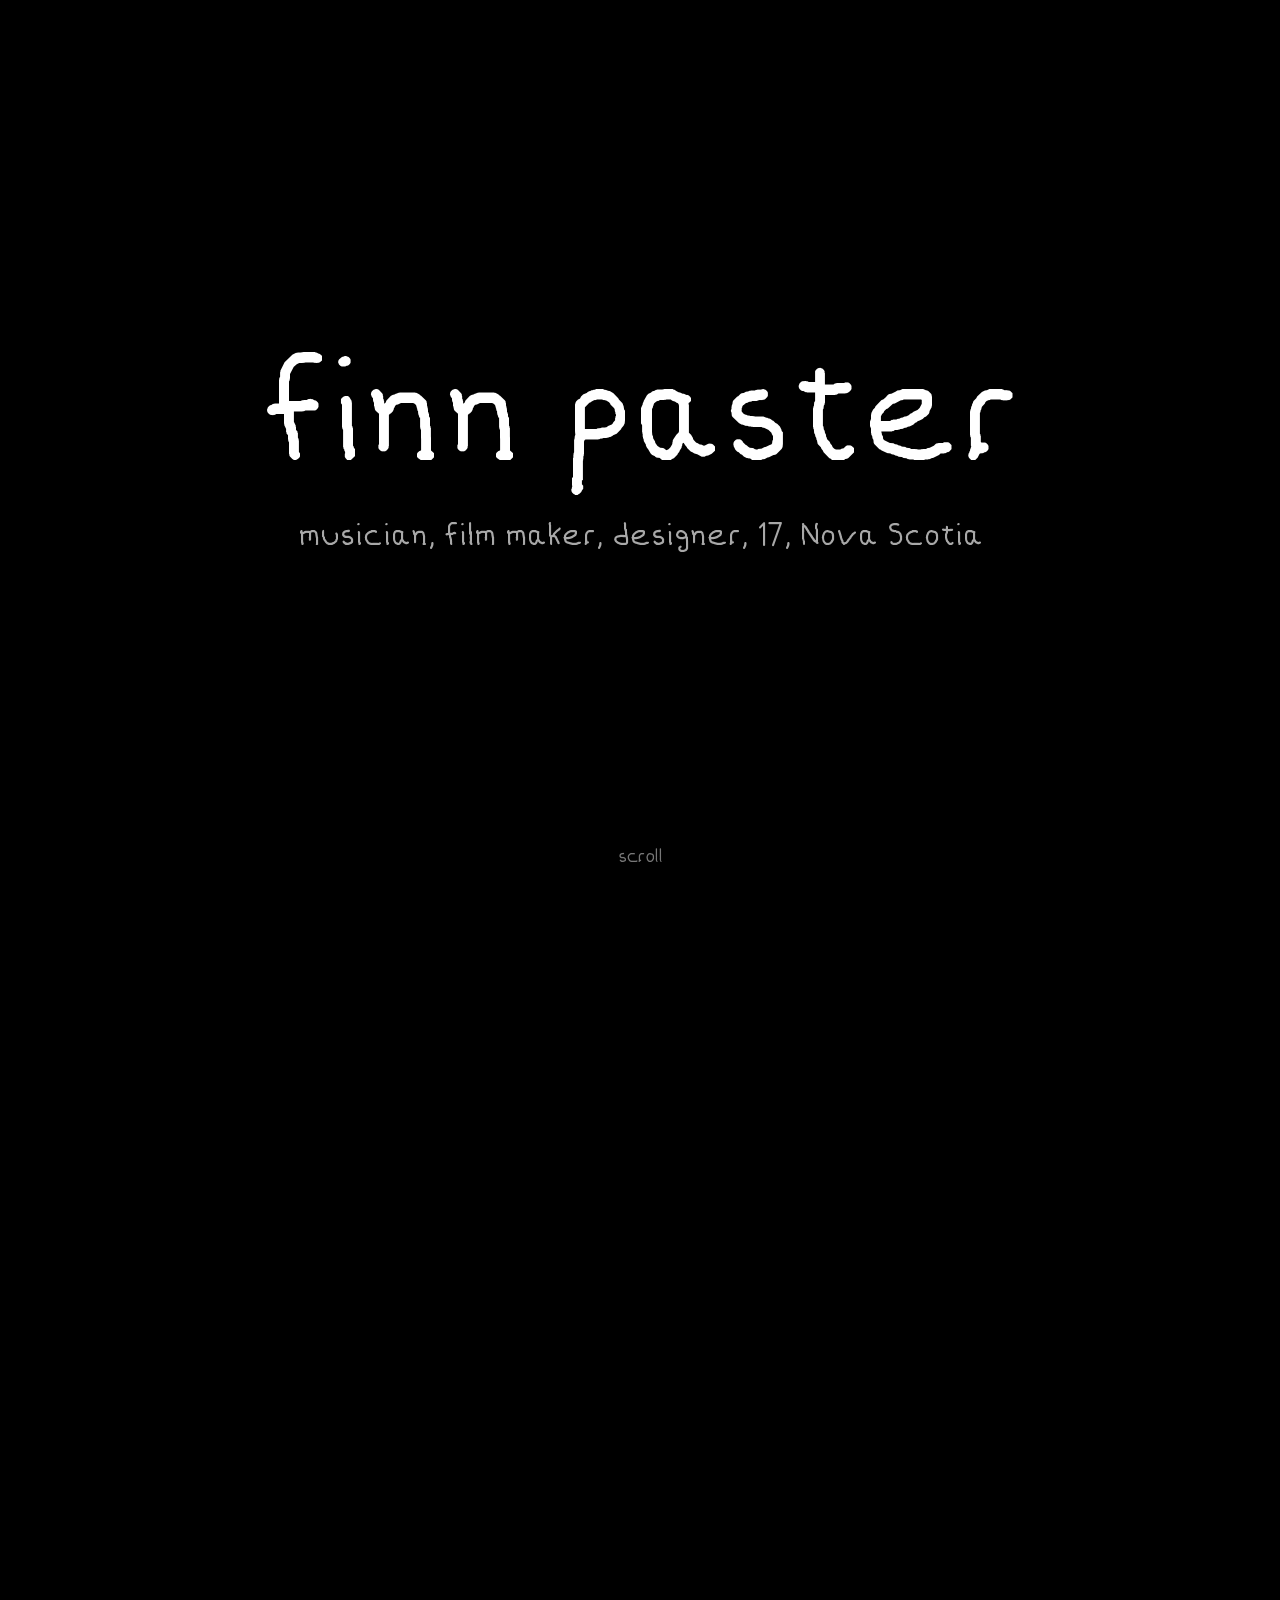
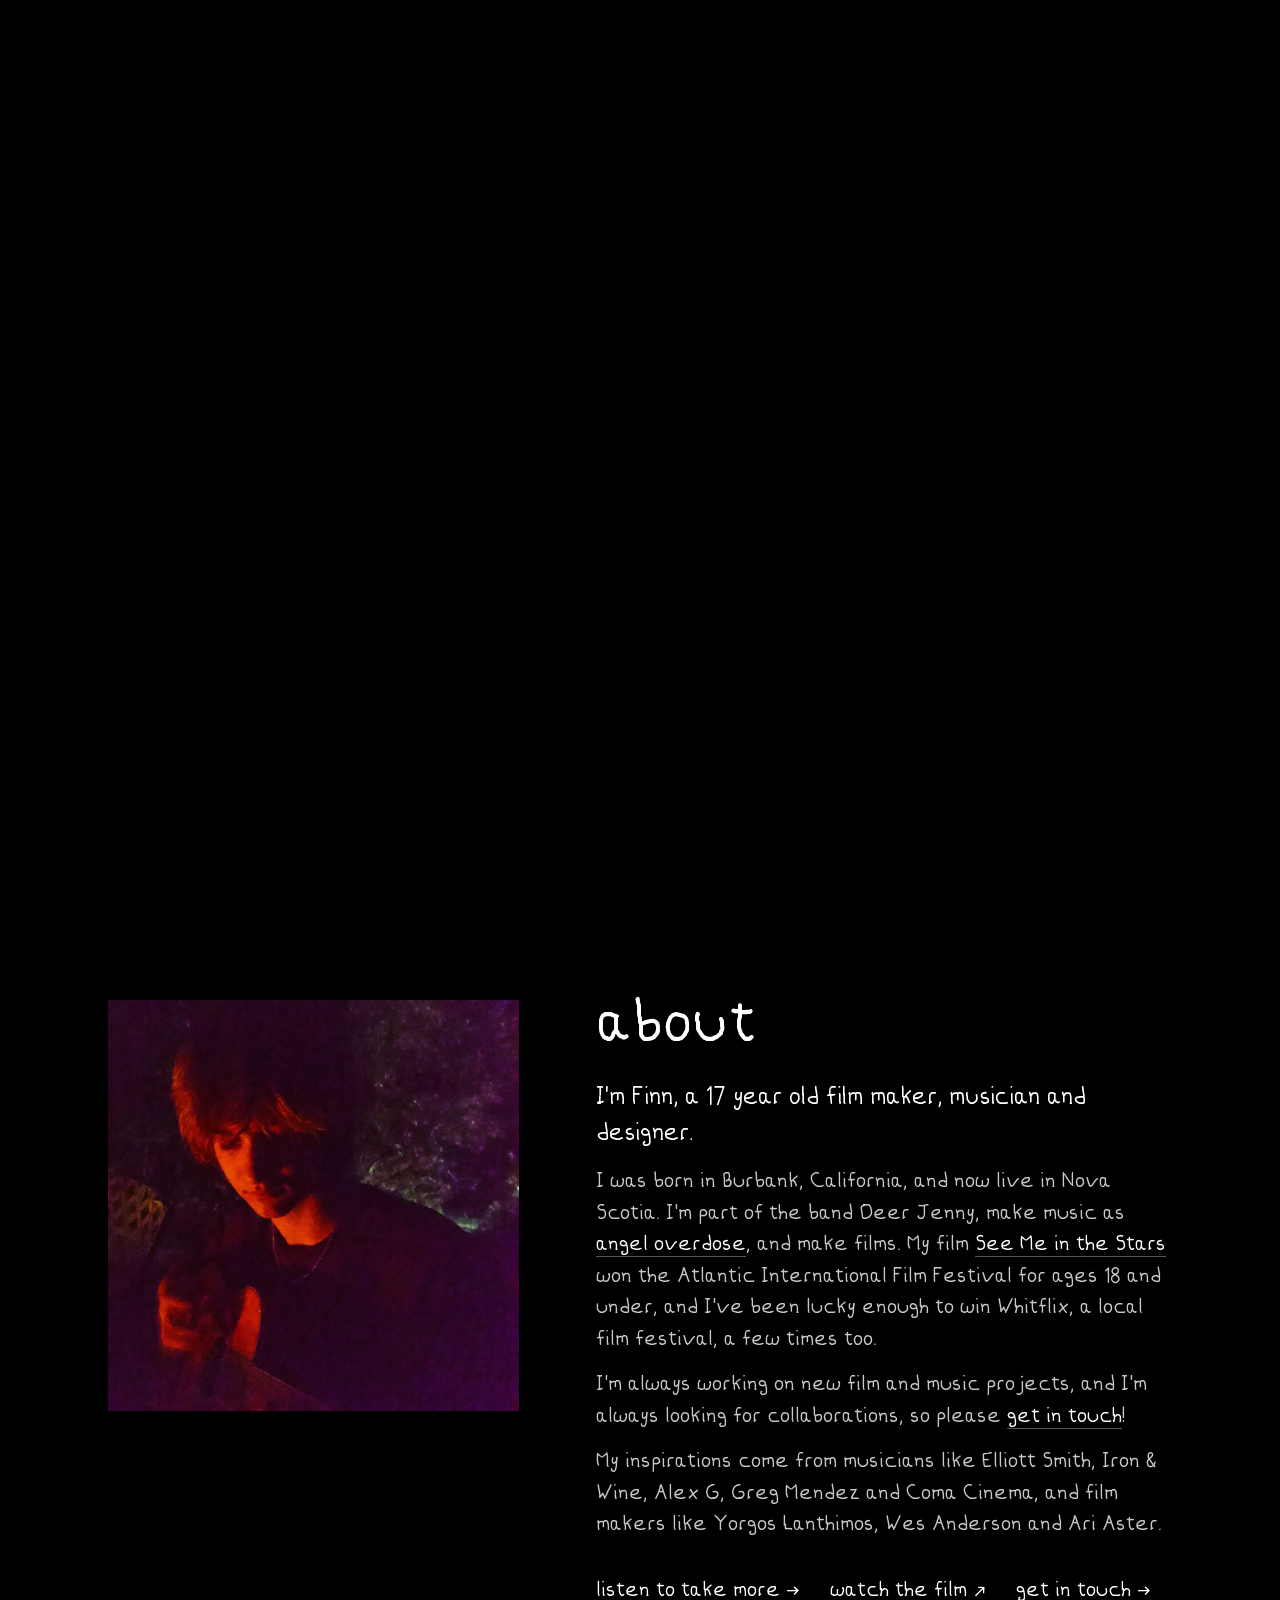
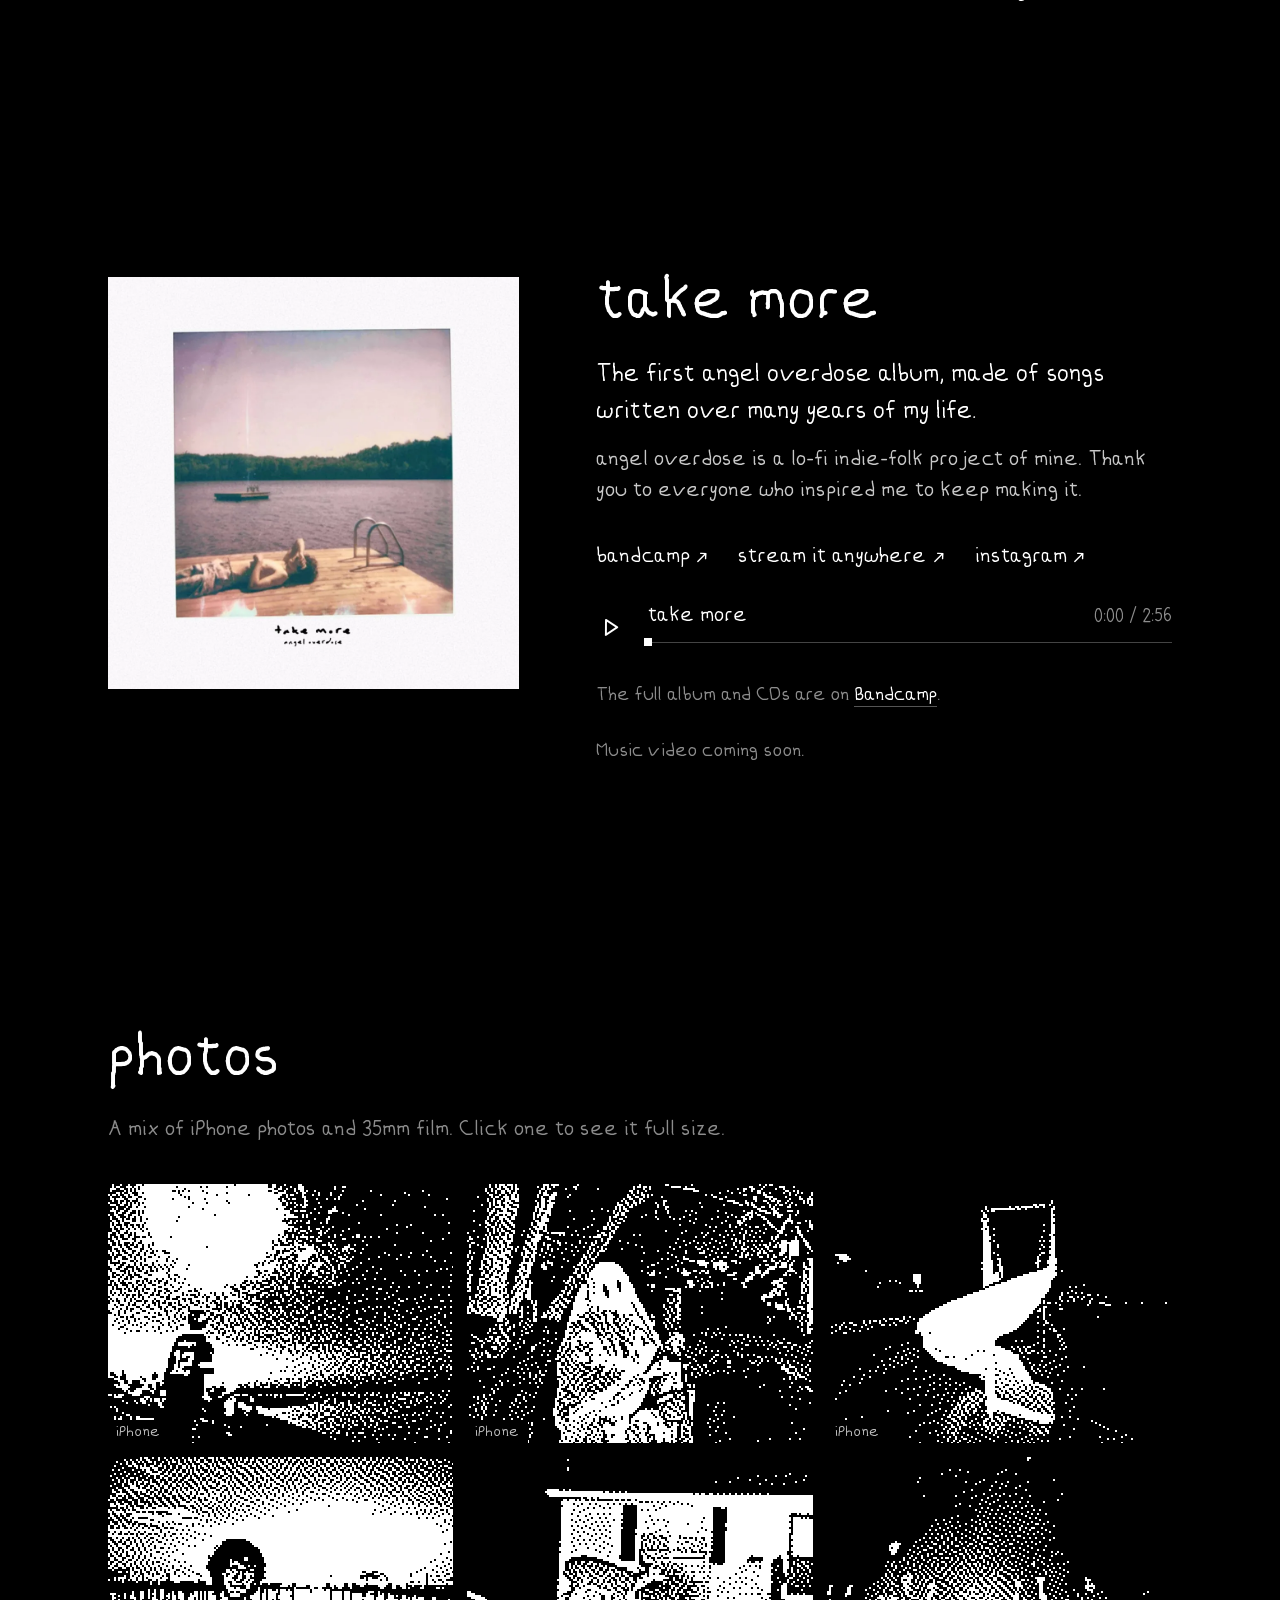
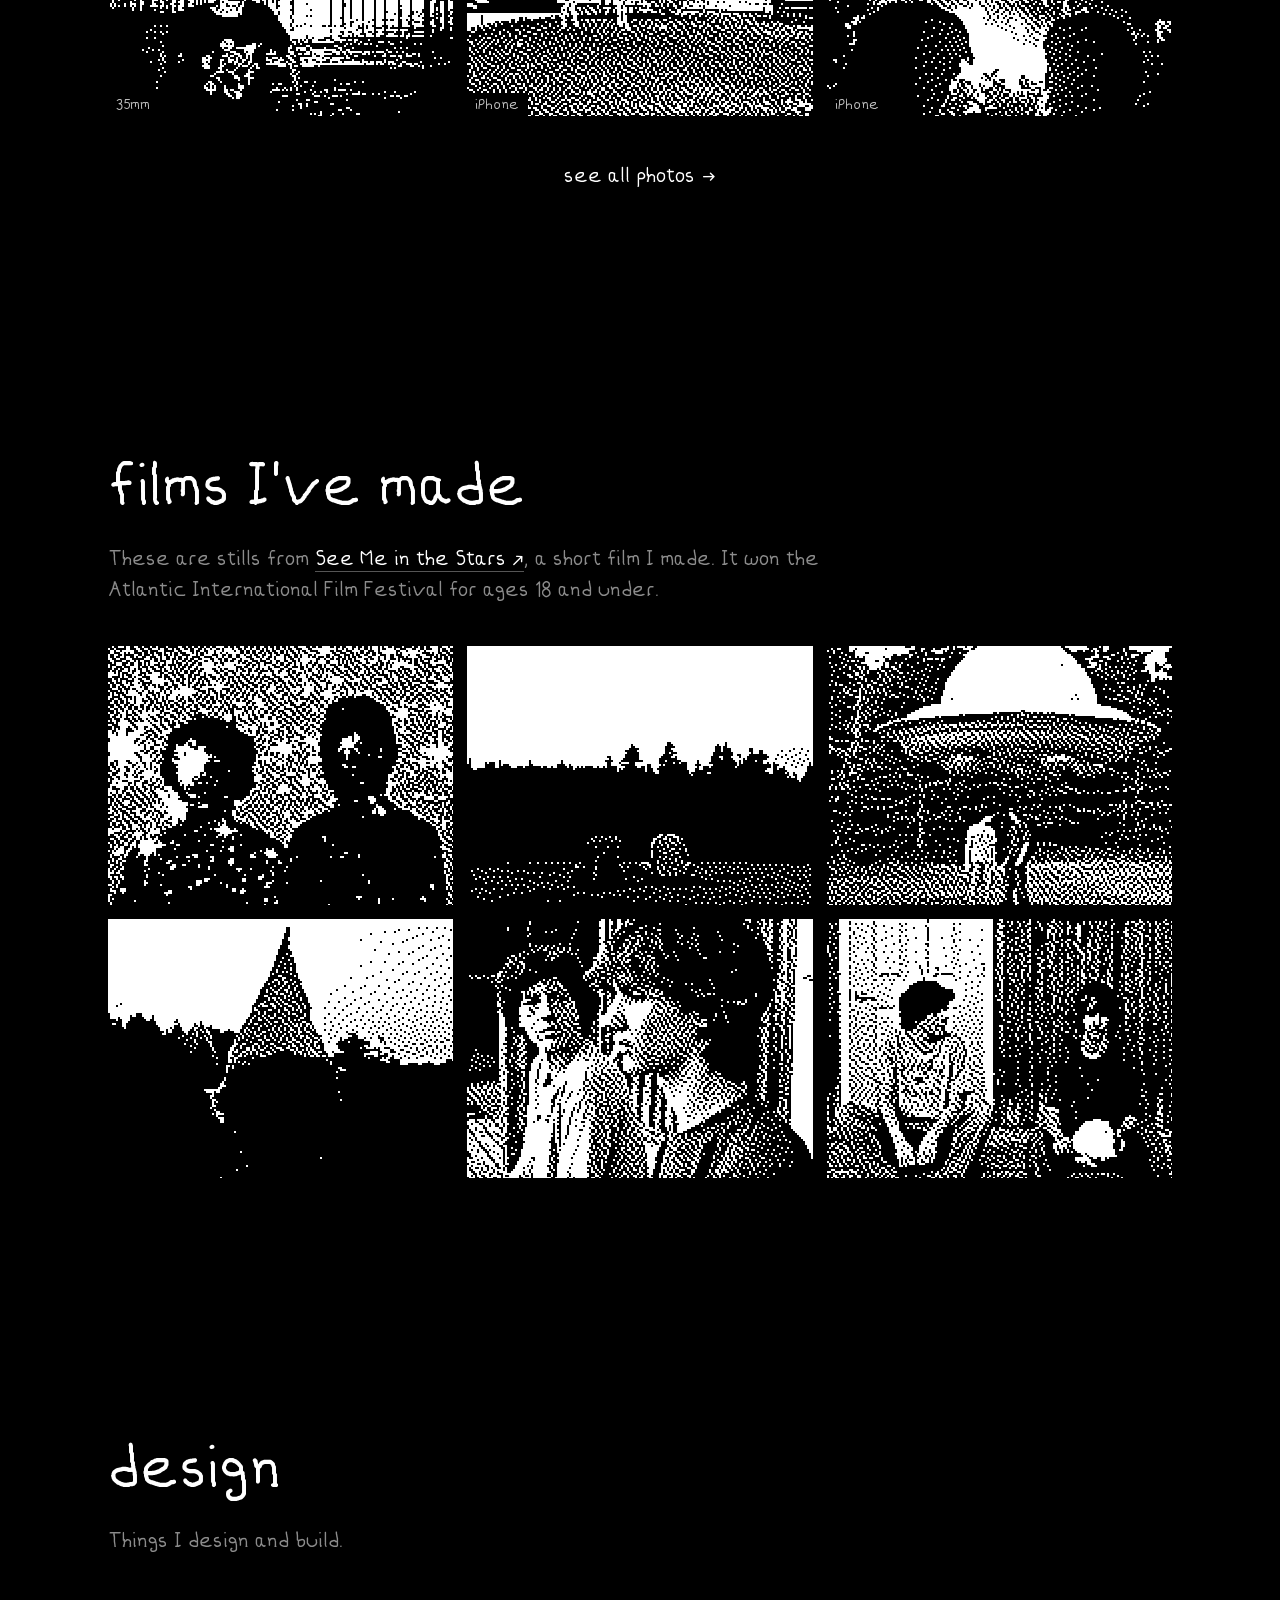
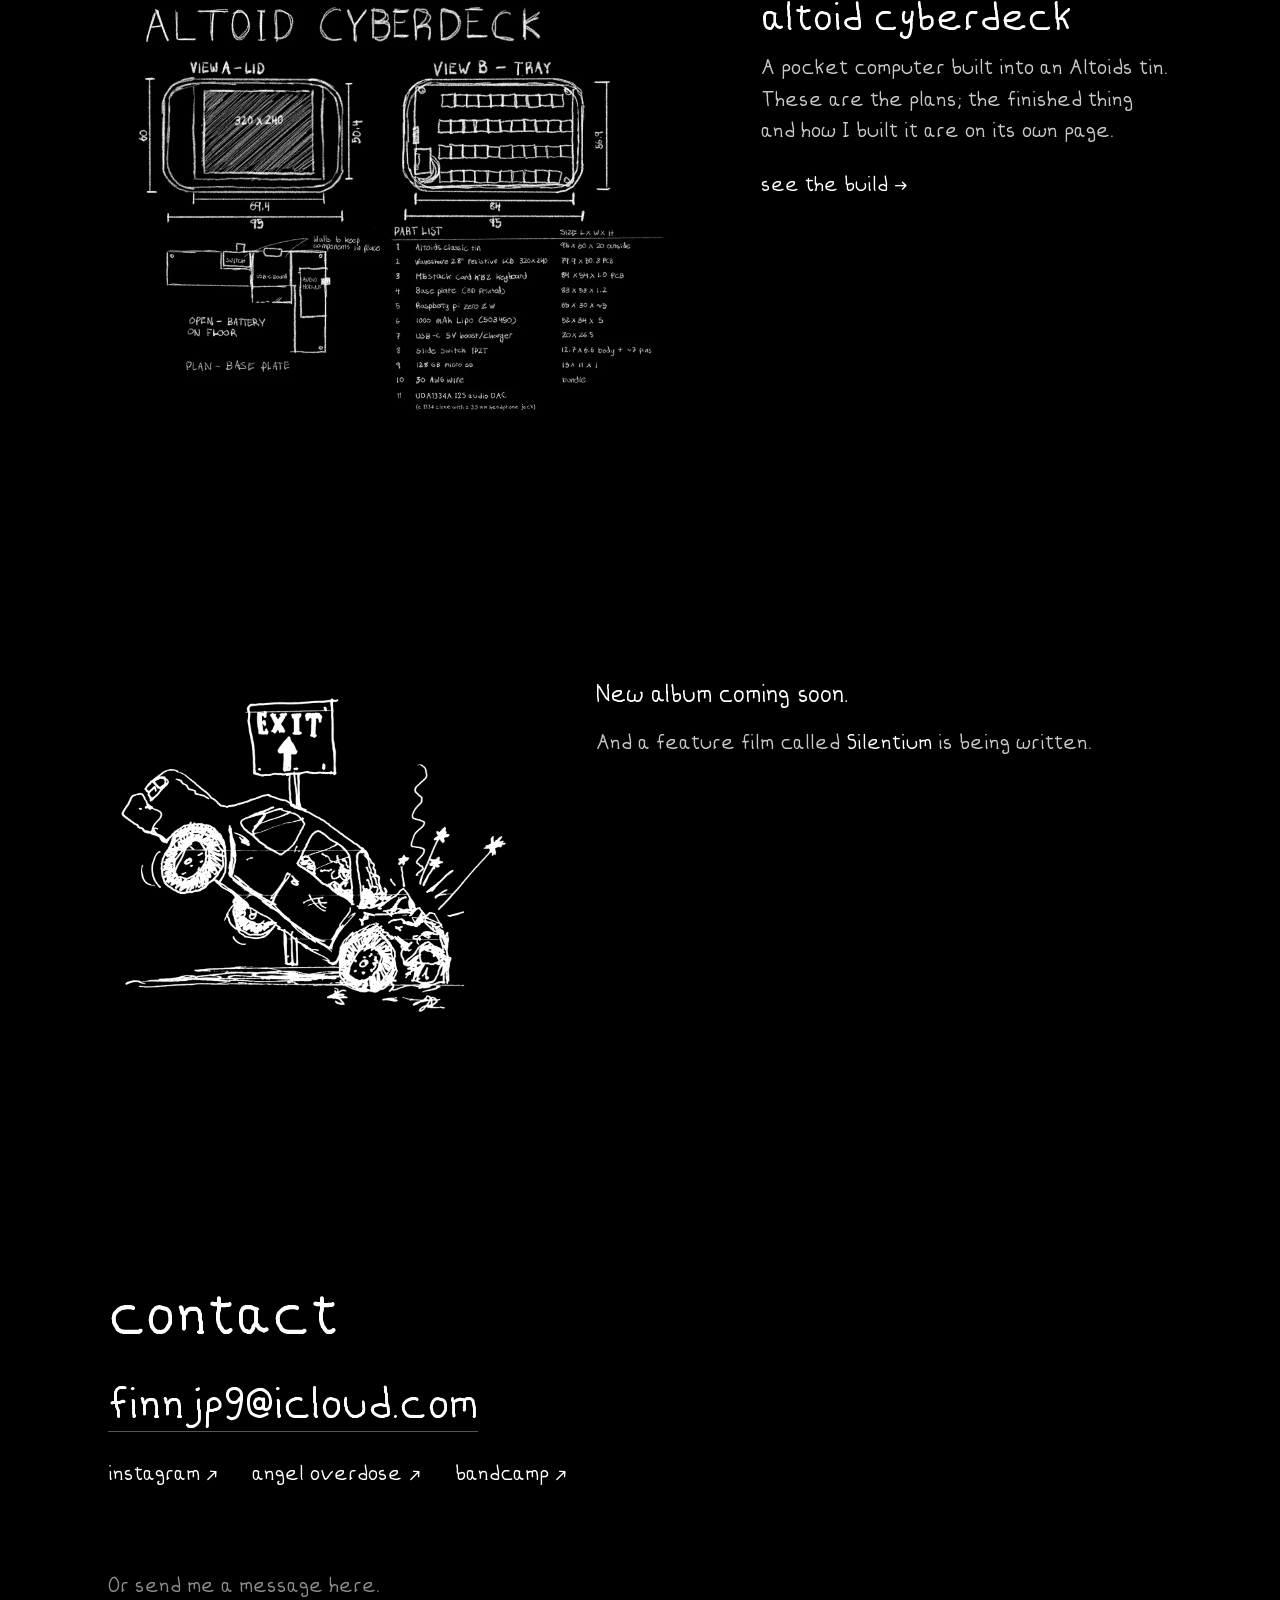
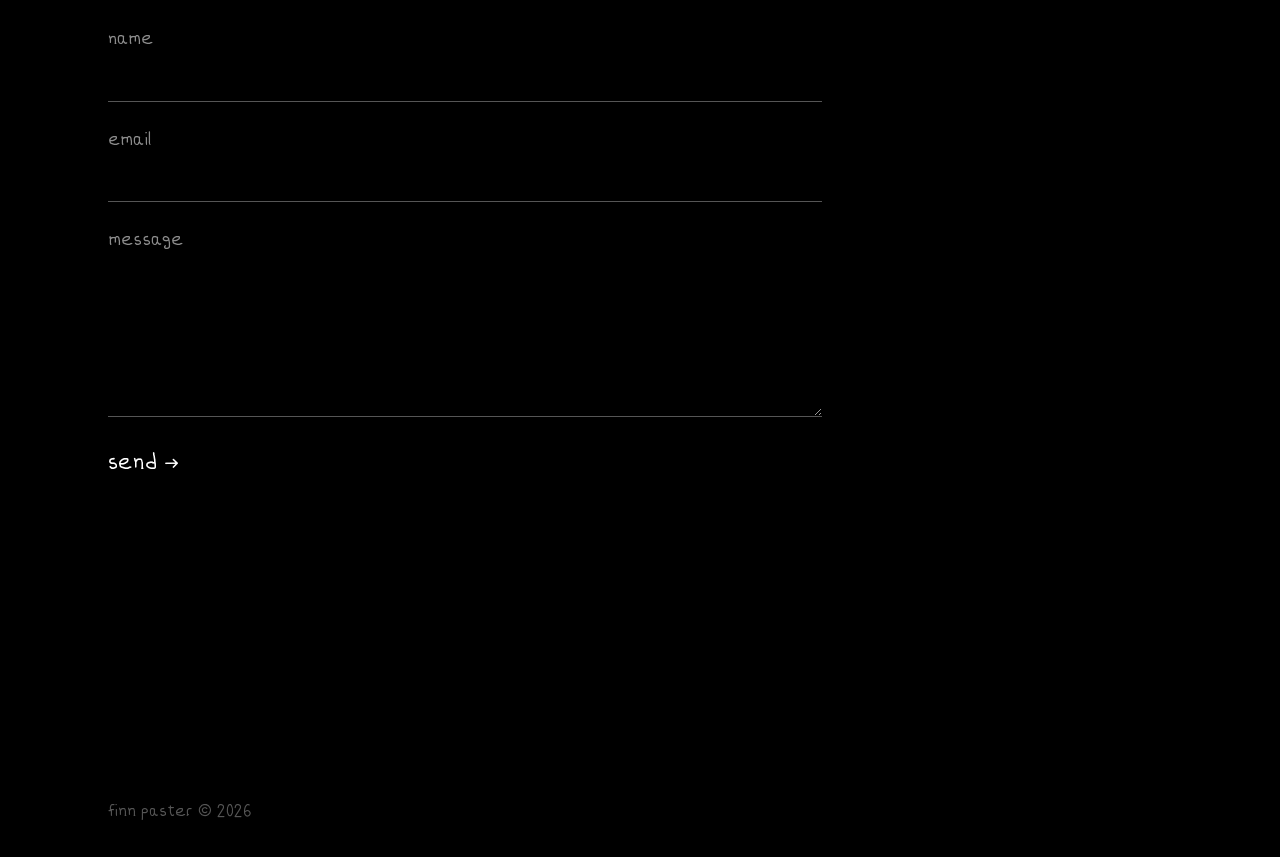
<file: index.html>
<!doctype html>
<html lang="en">
<head>
  <meta charset="utf-8">
  <meta name="viewport" content="width=device-width, initial-scale=1, viewport-fit=cover">
  <title>Finn Paster · musician, film maker, designer</title>
  <meta name="description" content="Finn Paster is a musician, film maker and designer from Nova Scotia. Music as angel overdose, the award-winning short film See Me in the Stars, iPhone and 35mm photography, and design work like the Altoid Cyberdeck.">
  <meta name="theme-color" content="#000000">
  <link rel="canonical" href="https://finnpaster.com/">
  <link rel="icon" href="favicon.ico?v=3" sizes="16x16 32x32 48x48">
  <link rel="icon" href="icon-48.png?v=3" type="image/png" sizes="48x48">
  <link rel="icon" href="icon-96.png?v=3" type="image/png" sizes="96x96">
  <link rel="icon" href="icon-192.png?v=3" type="image/png" sizes="192x192">
  <link rel="apple-touch-icon" href="apple-touch-icon.png?v=3">
  <!-- what shows up when the link is shared (texts, Instagram, etc.) -->
  <meta property="og:type" content="website">
  <meta property="og:site_name" content="finn paster">
  <meta property="og:title" content="finn paster">
  <meta property="og:description" content="Musician, film maker and designer from Nova Scotia.">
  <meta property="og:url" content="https://finnpaster.com/">
  <meta property="og:image" content="https://finnpaster.com/images/share.jpg">
  <meta property="og:image:width" content="1200">
  <meta property="og:image:height" content="630">
  <meta property="og:image:alt" content="finn paster: musician, film maker and designer">
  <meta name="twitter:card" content="summary_large_image">
  <link rel="preload" href="fonts/FinnHand.ttf?v=4" as="font" type="font/ttf" crossorigin>
  <script type="application/ld+json">
  {"@context":"https://schema.org","@type":"Person","name":"Finn Paster","url":"https://finnpaster.com/",
   "jobTitle":"Musician, film maker and designer","homeLocation":{"@type":"Place","name":"Nova Scotia, Canada"},
   "sameAs":["https://www.instagram.com/f_art_09/","https://angeloverdose.bandcamp.com","https://www.instagram.com/angeloverdose.mp3/","https://www.youtube.com/watch?v=LYKM9yFYQ28"]}
  </script>
  <link rel="stylesheet" href="style.css?v=13">
</head>
<body>
  <div class="top-back" aria-hidden="true"></div>
  <canvas class="top-clean" aria-hidden="true"></canvas>
  <canvas class="top-melt" aria-hidden="true"></canvas>
  <nav class="nav">
    <a href="#top" class="logo">finn paster</a>
    <div class="nav-links">
      <a href="#about">about</a>
      <a href="#music">music</a>
      <a href="#photos">photos</a>
      <a href="#film">film</a>
      <a href="#design">design</a>
      <a href="#contact">contact</a>
    </div>
  </nav>

  <!-- opening screen: just the name -->
  <header class="intro" id="top">
    <div class="intro-pin">
      <div class="intro-text">
        <h1>finn paster</h1>
        <p>musician, film maker, designer, <span class="age">17</span>, Nova Scotia</p>
      </div>
      <canvas class="melt" aria-hidden="true"></canvas>
      <span class="scroll-cue" aria-hidden="true">scroll</span>
    </div>
  </header>

  <main class="page">

    <!-- ABOUT -->
    <section id="about" class="split">
      <img class="portrait" src="images/finn-portrait.webp" alt="finn playing guitar in red and purple light" width="1400" height="1400" decoding="async">
      <div class="col">
      <h2>about</h2>
      <p class="lede">I'm Finn, a <span class="age">17</span> year old film maker, musician and designer.</p>
      <p>I was born in Burbank, California, and now live in Nova Scotia. I'm part of the band Deer Jenny, make music as <a class="inline" href="#music">angel overdose</a>, and make films. My film <a class="inline" href="https://youtu.be/LYKM9yFYQ28" target="_blank" rel="noopener">See Me in the Stars</a> won the Atlantic International Film Festival for ages 18 and under, and I've been lucky enough to win Whitflix, a local film festival, a few times too.</p>
      <p>I'm always working on new film and music projects, and I'm always looking for collaborations, so please <a class="inline" href="#contact">get in touch</a>!</p>
      <p>My inspirations come from musicians like Elliott Smith, Iron &amp; Wine, Alex G, Greg Mendez and Coma Cinema, and film makers like Yorgos Lanthimos, Wes Anderson and Ari Aster.</p>
      <div class="btns">
        <a href="#music">listen to take more<span class="arr">→</span></a>
        <a href="https://youtu.be/LYKM9yFYQ28" target="_blank" rel="noopener">watch the film<span class="arr up">↗</span></a>
        <a href="#contact">get in touch<span class="arr">→</span></a>
      </div>
      </div>
    </section>

    <!-- MUSIC -->
    <section id="music">
      <div class="split">
        <img class="cover" src="images/take-more.webp" alt="album cover for take more by angel overdose" width="1000" height="1000">
        <div class="col">
          <h2>take more</h2>
          <p class="lede">The first angel overdose album, made of songs written over many years of my life.</p>
          <p>angel overdose is a lo-fi indie-folk project of mine. Thank you to everyone who inspired me to keep making it.</p>
          <div class="btns">
            <a href="https://angeloverdose.bandcamp.com/album/take-more" target="_blank" rel="noopener">bandcamp<span class="arr up">↗</span></a>
            <a href="https://distrokid.com/hyperfollow/angeloverdose/take-more" target="_blank" rel="noopener">stream it anywhere<span class="arr up">↗</span></a>
            <a href="https://www.instagram.com/angeloverdose.mp3/" target="_blank" rel="noopener">instagram<span class="arr up">↗</span></a>
          </div>
          <div class="song">
            <button class="song-play" aria-label="play take more"><span class="i-play">▶</span><span class="i-pause" aria-hidden="true"><i></i><i></i></span></button>
            <div class="song-main">
              <div class="song-top"><span class="song-title">take more</span><span class="song-time">0:00 / 2:56</span></div>
              <div class="song-bar" role="slider" tabindex="0" aria-label="seek" aria-valuemin="0" aria-valuemax="176" aria-valuenow="0"><div class="song-fill"></div></div>
            </div>
            <audio preload="metadata" src="audio/take-more.mp3"></audio>
          </div>
          <p class="note">The full album and CDs are on <a class="inline" href="https://angeloverdose.bandcamp.com/album/take-more" target="_blank" rel="noopener">Bandcamp</a>.</p>
          <p class="note soon">Music video coming soon.</p>
          <!-- MUSIC VIDEO: when it's ready, delete the "coming soon" line above and put this right
               after the closing </div> of the .split below:
               <div class="video"><iframe src="https://www.youtube-nocookie.com/embed/VIDEO_ID" title="angel overdose — music video"
                 allow="autoplay; encrypted-media; picture-in-picture; fullscreen" allowfullscreen loading="lazy"></iframe></div> -->
        </div>
      </div>

    </section>

    <!-- PHOTOS -->
    <section id="photos">
      <div class="head">
        <h2>photos</h2>
        <p>A mix of iPhone photos and 35mm film. Click one to see it full size.</p>
      </div>
      <div class="grid photo-grid">
        <figure class="ph" style="--ar: 900 / 1200" data-cam="iPhone"><img src="images/photos/01.webp" srcset="images/photos/01-sm.webp 525w, images/photos/01.webp 900w" sizes="(max-width: 640px) 100vw, 380px" data-full="images/photos/01.webp" alt="a kid in a number 12 jersey watching fireworks over the water, in black and white" loading="lazy" decoding="async"></figure>
        <figure class="ph" style="--ar: 900 / 1200" data-cam="iPhone"><img src="images/photos/49.webp" srcset="images/photos/49-sm.webp 525w, images/photos/49.webp 900w" sizes="(max-width: 640px) 100vw, 380px" data-full="images/photos/49.webp" alt="someone under a ghost sheet sitting in the dark woods" loading="lazy" decoding="async"></figure>
        <figure class="ph" style="--ar: 1200 / 900" data-cam="iPhone"><img src="images/photos/05.webp" srcset="images/photos/05-sm.webp 700w, images/photos/05.webp 1200w" sizes="(max-width: 640px) 100vw, 380px" data-full="images/photos/05.webp" alt="a spiral playground slide lit up by flash at night" loading="lazy" decoding="async"></figure>
        <figure class="ph" style="--ar: 1200 / 795" data-cam="35mm"><img src="images/photos/41.webp" srcset="images/photos/41-sm.webp 700w, images/photos/41.webp 1200w" sizes="(max-width: 640px) 100vw, 380px" data-full="images/photos/41.webp" alt="someone in a graphic t-shirt standing on a pier at sunset" loading="lazy" decoding="async"></figure>
        <figure class="ph" style="--ar: 1200 / 900" data-cam="iPhone"><img src="images/photos/52.webp" srcset="images/photos/52-sm.webp 700w, images/photos/52.webp 1200w" sizes="(max-width: 640px) 100vw, 380px" data-full="images/photos/52.webp" alt="a deer on a lawn at night in front of a white house" loading="lazy" decoding="async"></figure>
        <figure class="ph" style="--ar: 1200 / 1200" data-cam="iPhone"><img src="images/photos/48.webp" srcset="images/photos/48-sm.webp 700w, images/photos/48.webp 1200w" sizes="(max-width: 640px) 100vw, 380px" data-full="images/photos/48.webp" alt="people gathered around a bonfire at night" loading="lazy" decoding="async"></figure>
      </div>
      <div class="btns more-wrap"><a href="photos.html">see all photos<span class="arr">→</span></a></div>
    </section>

    <!-- FILM -->
    <section id="film">
      <div class="head">
        <h2>films I've made</h2>
        <p>These are stills from <a class="inline" href="https://youtu.be/LYKM9yFYQ28" target="_blank" rel="noopener">See Me in the Stars ↗</a>, a short film I made. It won the Atlantic International Film Festival for ages 18 and under.</p>
      </div>
      <div class="grid">
        <figure class="ph" style="--ar: 1600 / 1299"><img src="images/stills/stars-02.webp" srcset="images/stills/stars-02-sm.webp 800w, images/stills/stars-02.webp 1600w" sizes="(max-width: 640px) 50vw, 380px" data-full="images/stills/stars-02.webp" alt="still from see me in the stars: two silhouettes filled with stars" loading="lazy" decoding="async"></figure>
        <figure class="ph" style="--ar: 1500 / 1125"><img src="images/stills/stars-08.webp" srcset="images/stills/stars-08-sm.webp 800w, images/stills/stars-08.webp 1500w" sizes="(max-width: 640px) 50vw, 380px" data-full="images/stills/stars-08.webp" alt="still from see me in the stars: two figures sitting in a field at dusk" loading="lazy" decoding="async"></figure>
        <figure class="ph" style="--ar: 1500 / 1125"><img src="images/stills/stars-03.webp" srcset="images/stills/stars-03-sm.webp 800w, images/stills/stars-03.webp 1500w" sizes="(max-width: 640px) 50vw, 380px" data-full="images/stills/stars-03.webp" alt="still from see me in the stars: a flying saucer over two people in a clearing" loading="lazy" decoding="async"></figure>
        <figure class="ph" style="--ar: 1500 / 1125"><img src="images/stills/stars-01.webp" srcset="images/stills/stars-01-sm.webp 800w, images/stills/stars-01.webp 1500w" sizes="(max-width: 640px) 50vw, 380px" data-full="images/stills/stars-01.webp" alt="still from see me in the stars: a figure in a tinfoil hat against the sunset" loading="lazy" decoding="async"></figure>
        <figure class="ph" style="--ar: 1500 / 1125"><img src="images/stills/stars-05.webp" srcset="images/stills/stars-05-sm.webp 800w, images/stills/stars-05.webp 1500w" sizes="(max-width: 640px) 50vw, 380px" data-full="images/stills/stars-05.webp" alt="still from see me in the stars: two characters in close-up, one with green skin" loading="lazy" decoding="async"></figure>
        <figure class="ph" style="--ar: 1500 / 1125"><img src="images/stills/stars-07.webp" srcset="images/stills/stars-07-sm.webp 800w, images/stills/stars-07.webp 1500w" sizes="(max-width: 640px) 50vw, 380px" data-full="images/stills/stars-07.webp" alt="still from see me in the stars: two people sitting by a pink door" loading="lazy" decoding="async"></figure>
      </div>
    </section>

    <!-- DESIGN -->
    <section id="design">
      <div class="head">
        <h2>design</h2>
        <p>Things I design and build.</p>
      </div>
      <a class="project" href="altoids.html">
        <div class="project-sketch">
          <img src="images/design/altoids/sketch.webp" srcset="images/design/altoids/sketch-sm.webp 1000w, images/design/altoids/sketch.webp 2000w" sizes="(max-width: 860px) 100vw, 680px" data-full="images/design/altoids/sketch.webp" alt="pencil plans for the altoid cyberdeck: the lid with the screen, the tray with the keyboard, the base plate layout and a parts list with sizes" width="2000" height="1446" loading="lazy" decoding="async">
        </div>
        <div class="project-text">
          <h3>altoid cyberdeck</h3>
          <p>A pocket computer built into an Altoids tin. These are the plans; the finished thing and how I built it are on its own page.</p>
          <span class="project-more">see the build<span class="arr">→</span></span>
        </div>
      </a>
    </section>

    <!-- NEXT -->
    <section id="next" class="split">
      <img class="drawing" src="images/next-album-crash.webp" alt="ink drawing of a car crashed nose-first under an exit sign" loading="lazy">
      <div class="col">
        <p class="lede">New album coming soon.</p>
        <p>And a feature film called <span class="em">Silentium</span> is being written.</p>
      </div>
    </section>

    <!-- CONTACT -->
    <section id="contact">
      <h2>contact</h2>
      <p class="email"><a class="inline" href="mailto:finnjp9@icloud.com">finnjp9@icloud.com</a></p>
      <div class="links">
        <a href="https://www.instagram.com/f_art_09/" target="_blank" rel="noopener">instagram<span class="arr up">↗</span></a>
        <a href="https://www.instagram.com/angeloverdose.mp3/" target="_blank" rel="noopener">angel overdose<span class="arr up">↗</span></a>
        <a href="https://angeloverdose.bandcamp.com" target="_blank" rel="noopener">bandcamp<span class="arr up">↗</span></a>
      </div>
      <!-- messages are sent through formsubmit.co, which emails them to finnjp9@icloud.com -->
      <form class="contact-form" action="https://formsubmit.co/finnjp9@icloud.com" method="POST">
        <p class="form-intro">Or send me a message here.</p>
        <label>name<input name="name" required autocomplete="name"></label>
        <label>email<input name="email" type="email" required autocomplete="email"></label>
        <label>message<textarea name="message" rows="5" required></textarea></label>
        <input class="hp" type="text" name="_honey" tabindex="-1" autocomplete="off" aria-hidden="true">
        <input type="hidden" name="_subject" value="New message from finnpaster.com">
        <input type="hidden" name="_template" value="table">
        <input type="hidden" name="_captcha" value="false">
        <button type="submit">send<span class="arr">→</span></button>
        <p class="form-status" role="status" aria-live="polite"></p>
      </form>
    </section>

    <footer class="footer">finn paster © 2026</footer>
  </main>

  <!-- full-size viewer -->
  <div class="viewer" role="dialog" aria-modal="true" aria-label="photo viewer" hidden>
    <img class="viewer-img" alt="">
    <button class="v-close" aria-label="close">close</button>
    <button class="v-prev" aria-label="previous photo">back</button>
    <button class="v-next" aria-label="next photo">next</button>
    <span class="v-count"></span>
  </div>

  <script src="main.js?v=28"></script>
</body>
</html>
</file>
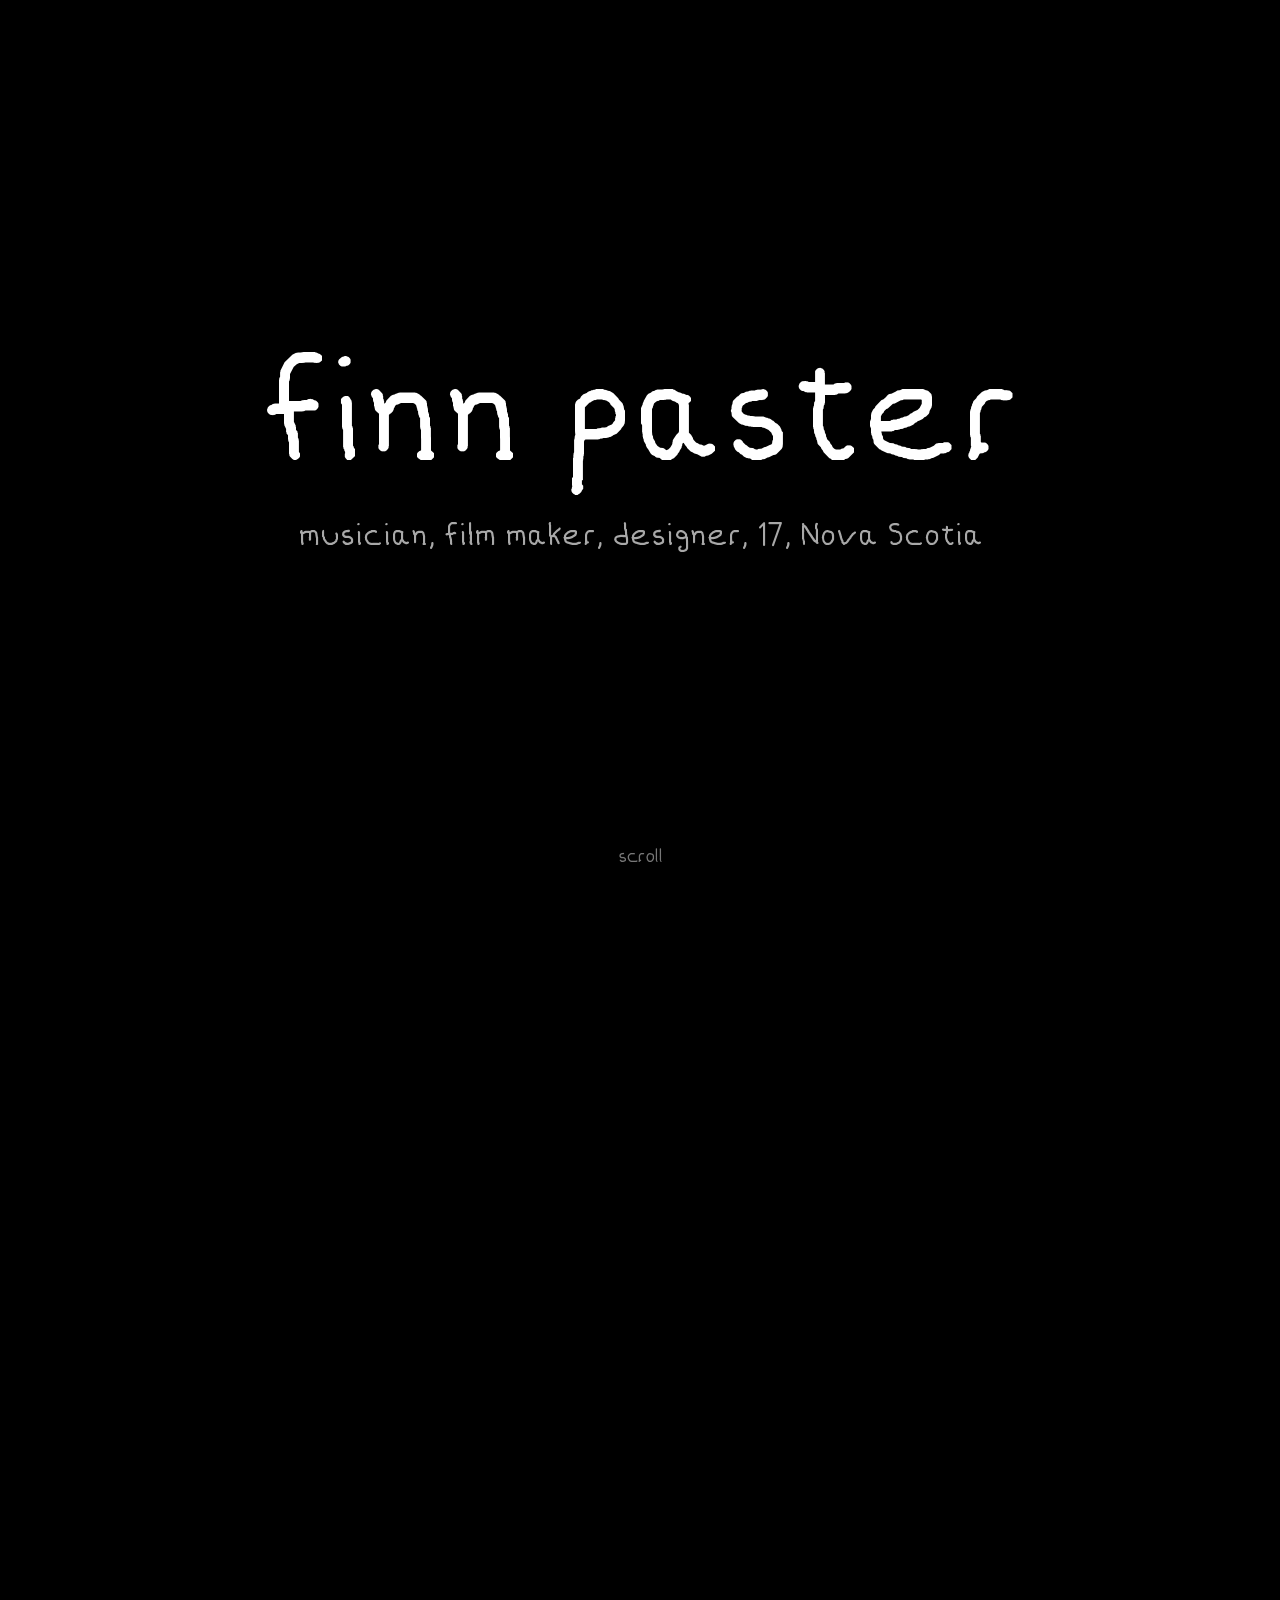
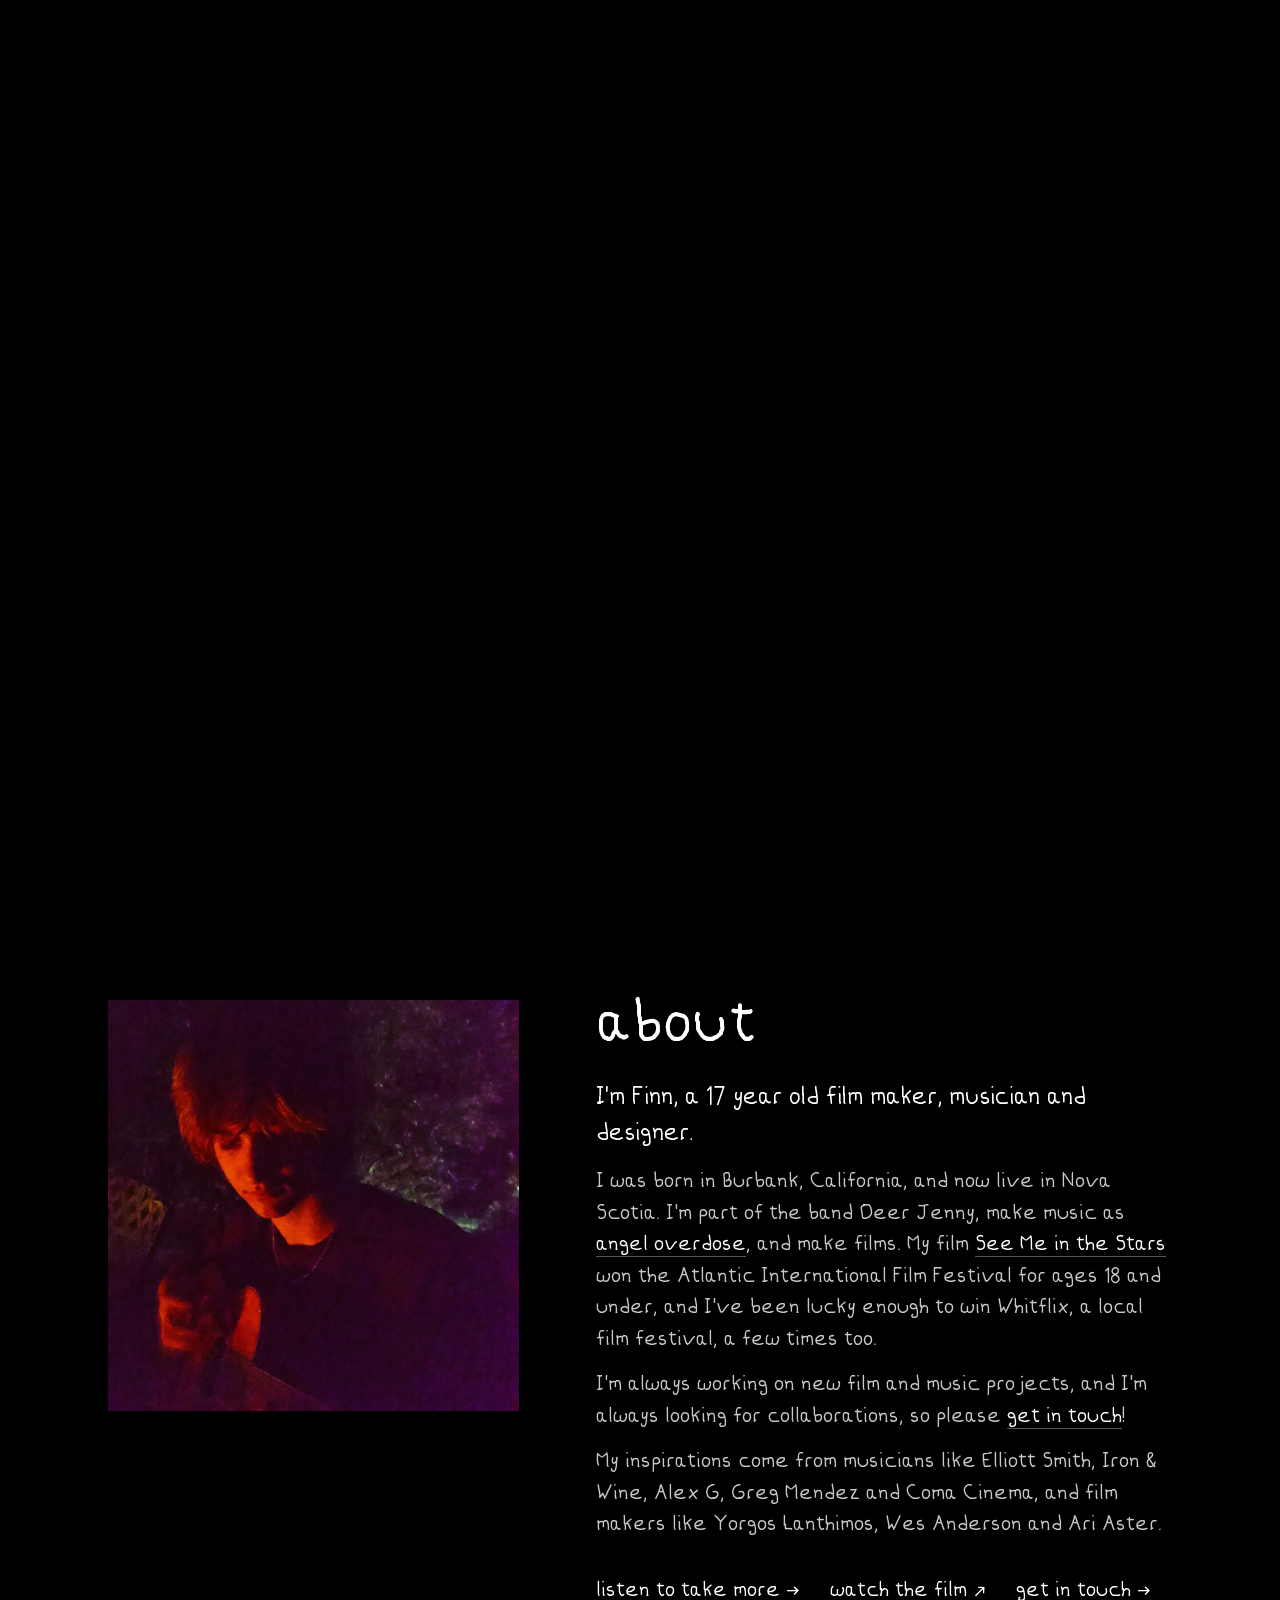
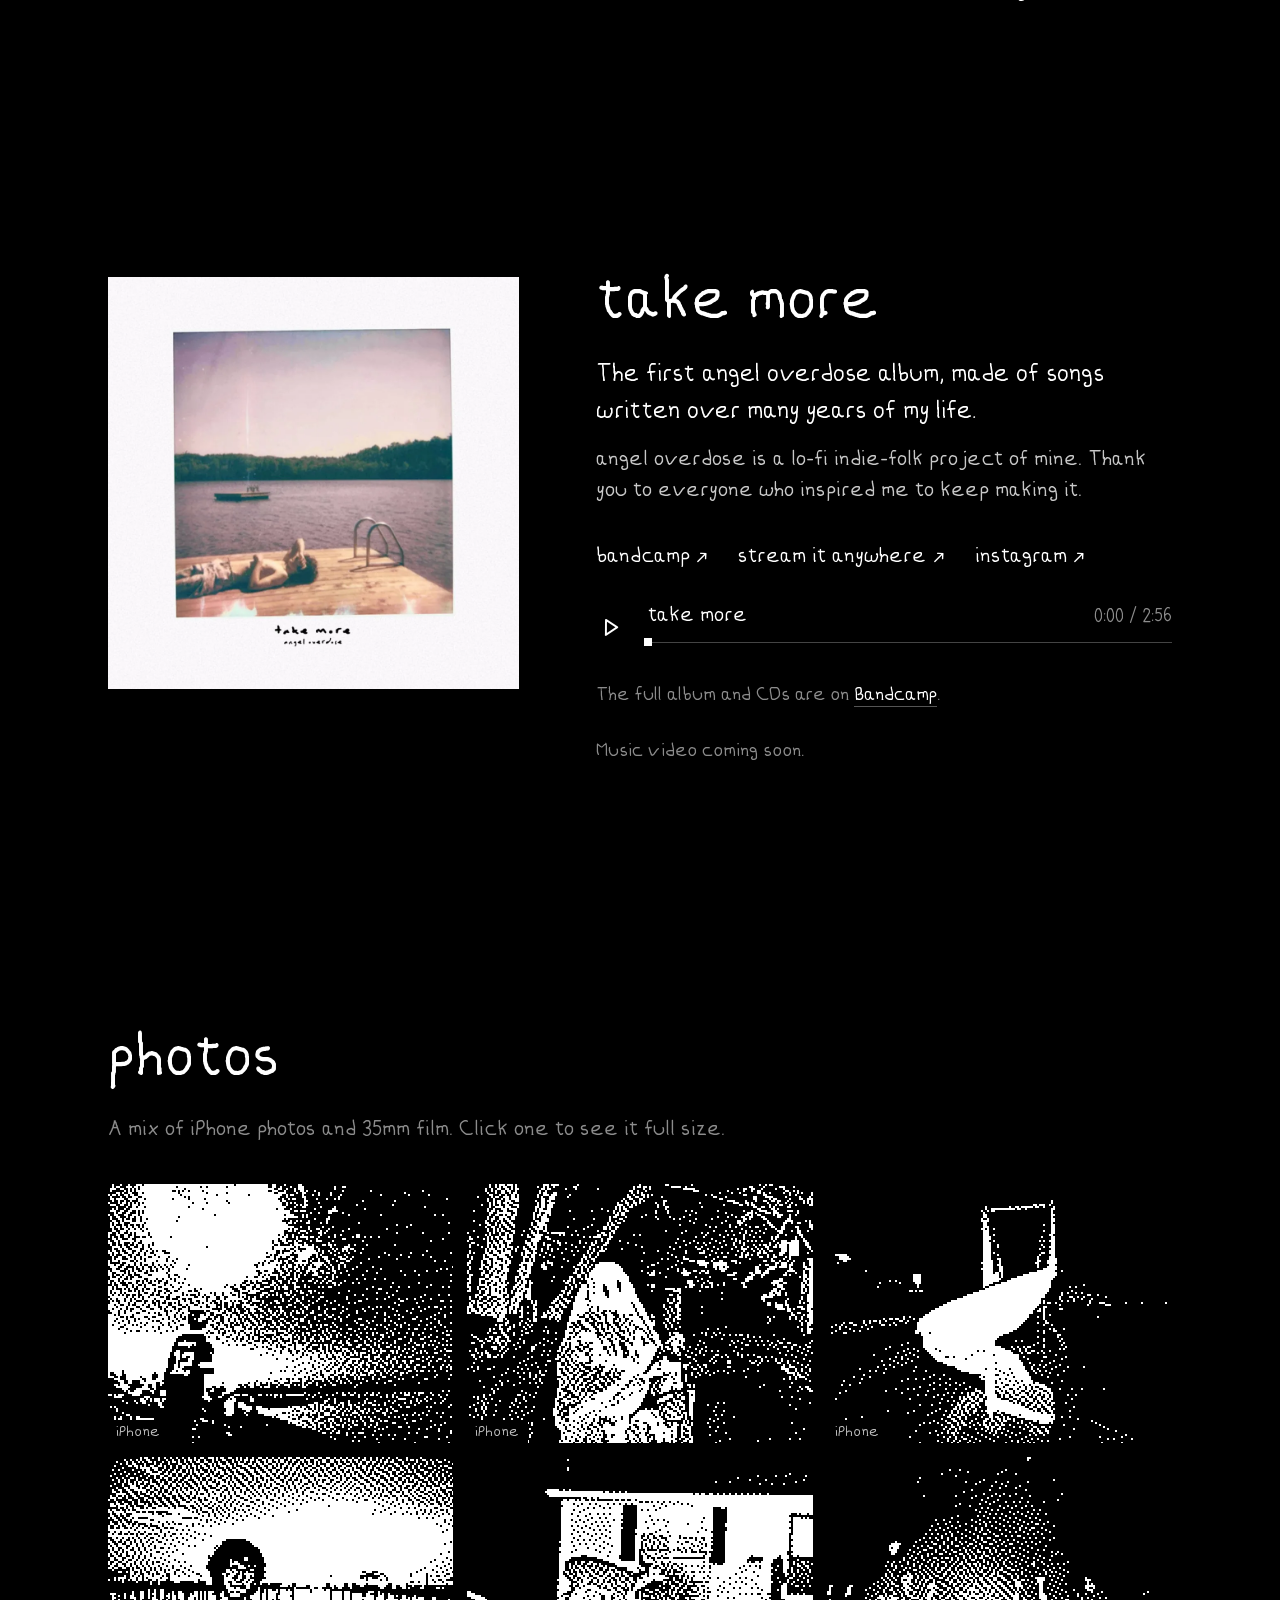
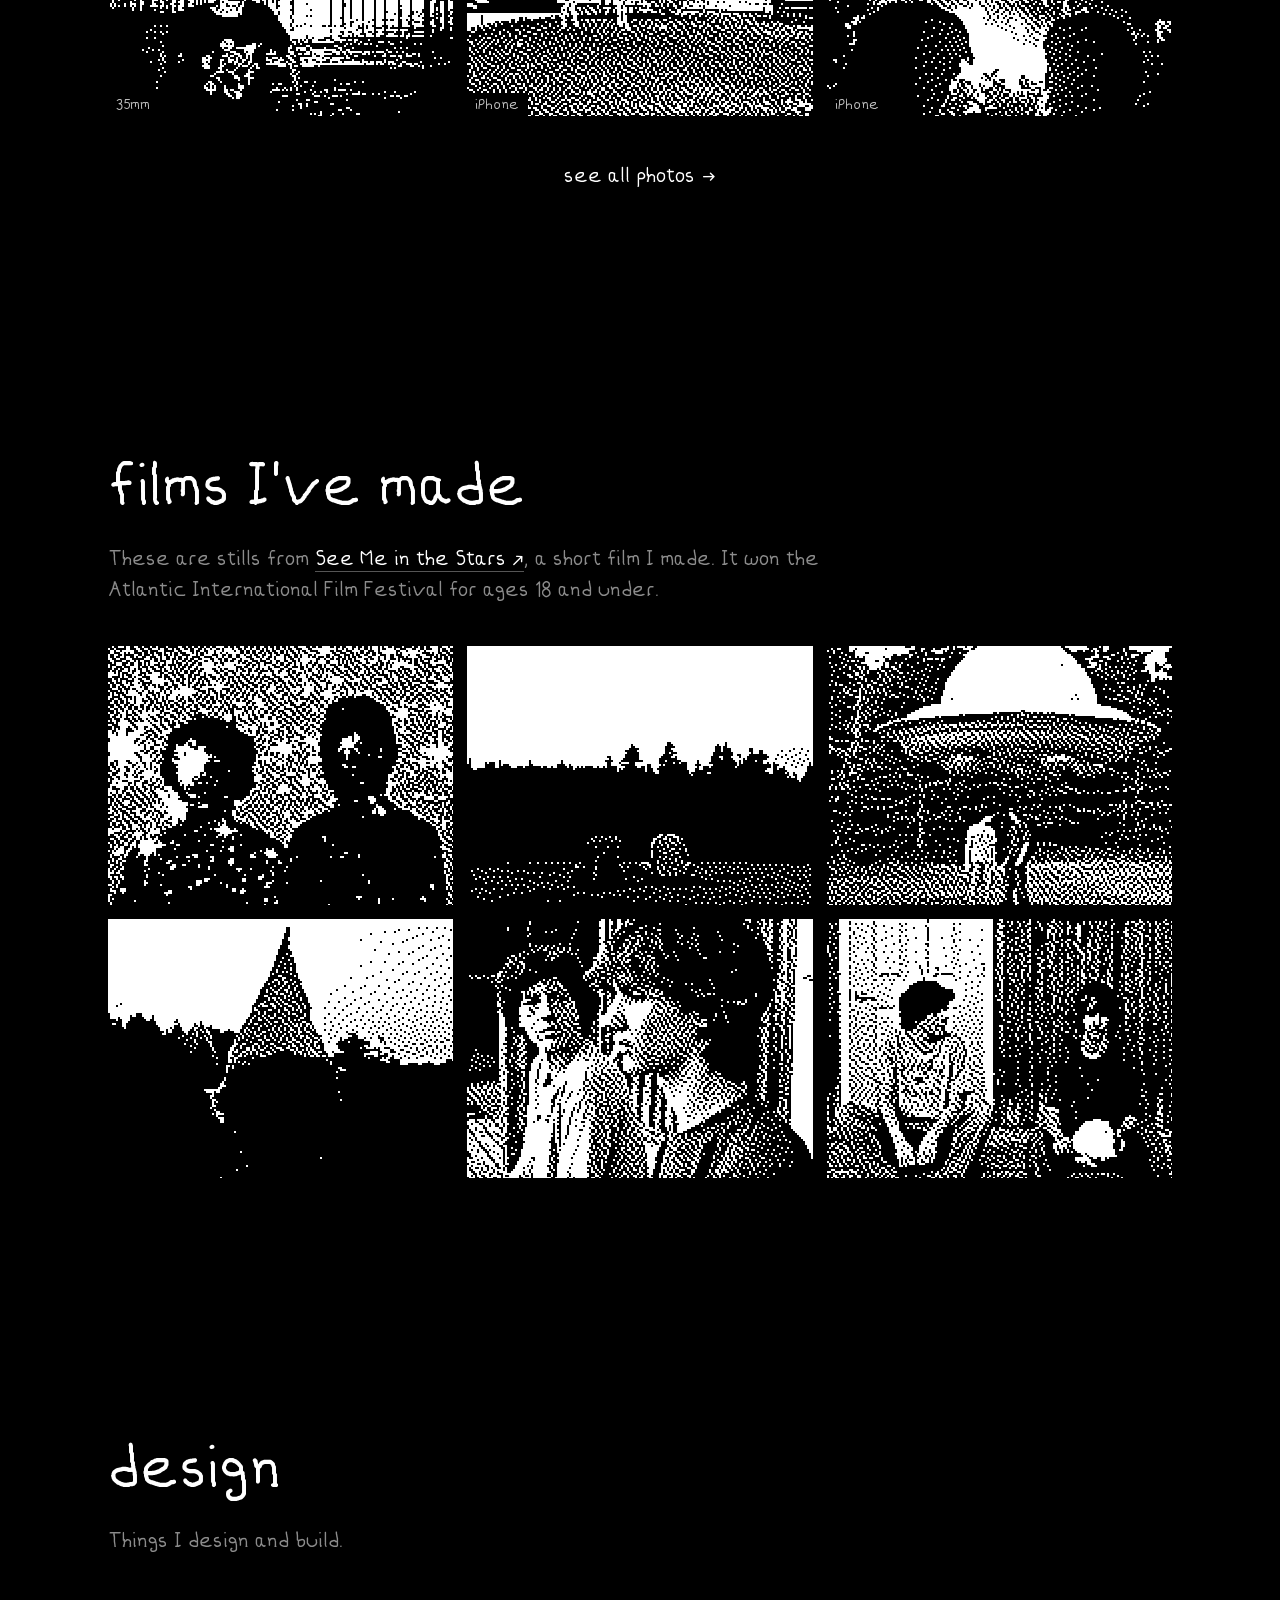
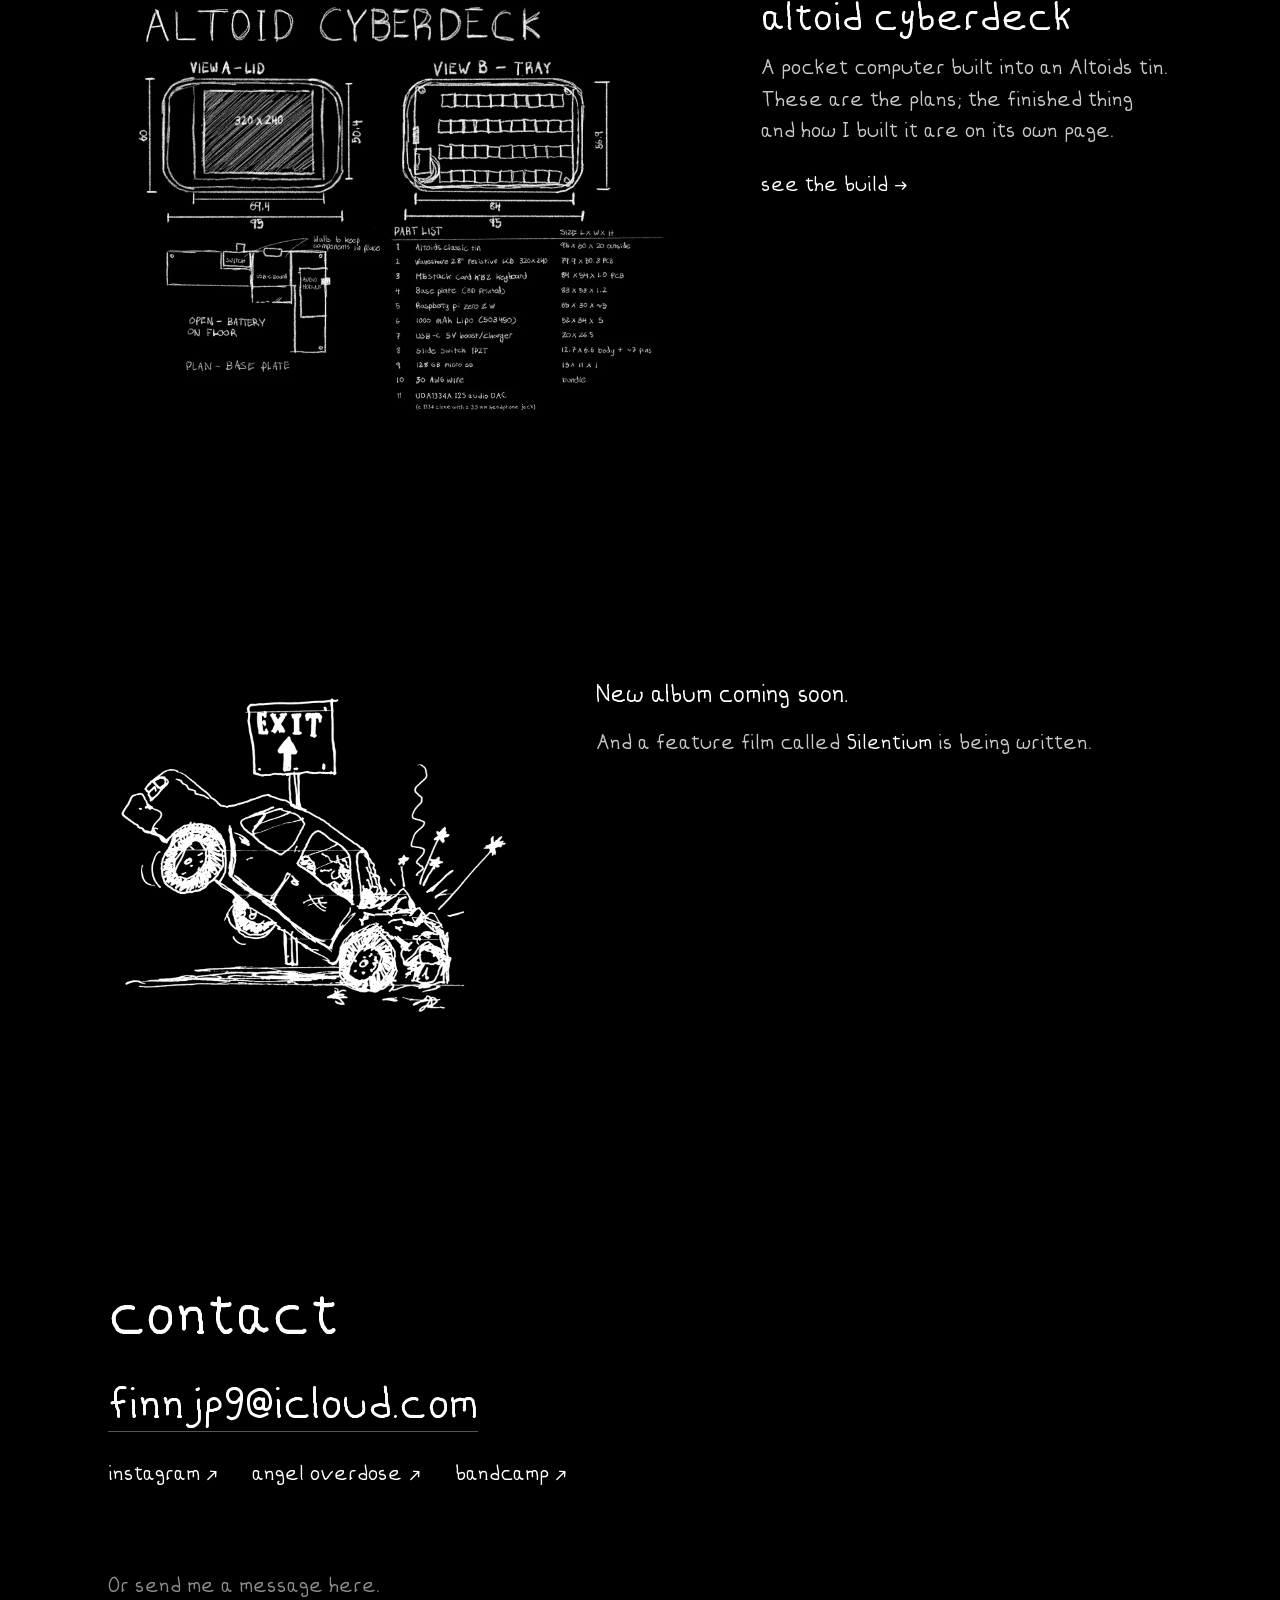
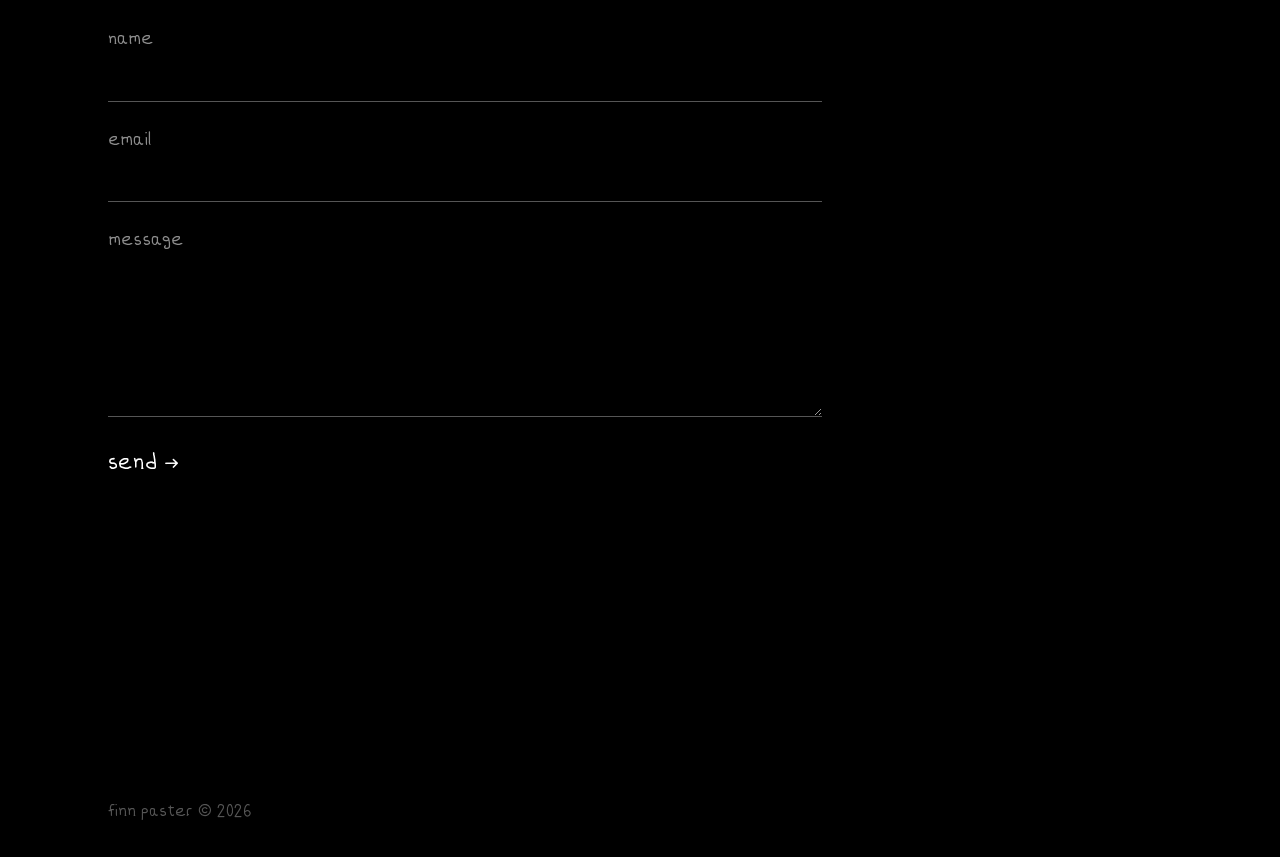
<file: about/index.html>
<!doctype html>
<html lang="en">
<head>
  <meta charset="utf-8">
  <title>finn paster</title>
  <!-- this address is from the old site: it forwards to the same thing on the new one -->
  <meta name="robots" content="noindex">
  <link rel="canonical" href="https://finnpaster.com/#about">
  <meta http-equiv="refresh" content="0; url=/#about">
  <script>location.replace('/#about')</script>
  <style>body{background:#000;color:#aaa;font:18px/1.5 sans-serif;margin:40px}a{color:#fff}</style>
</head>
<body><p>This page has moved: <a href="/#about">finnpaster.com/#about</a></p></body>
</html>
</file>
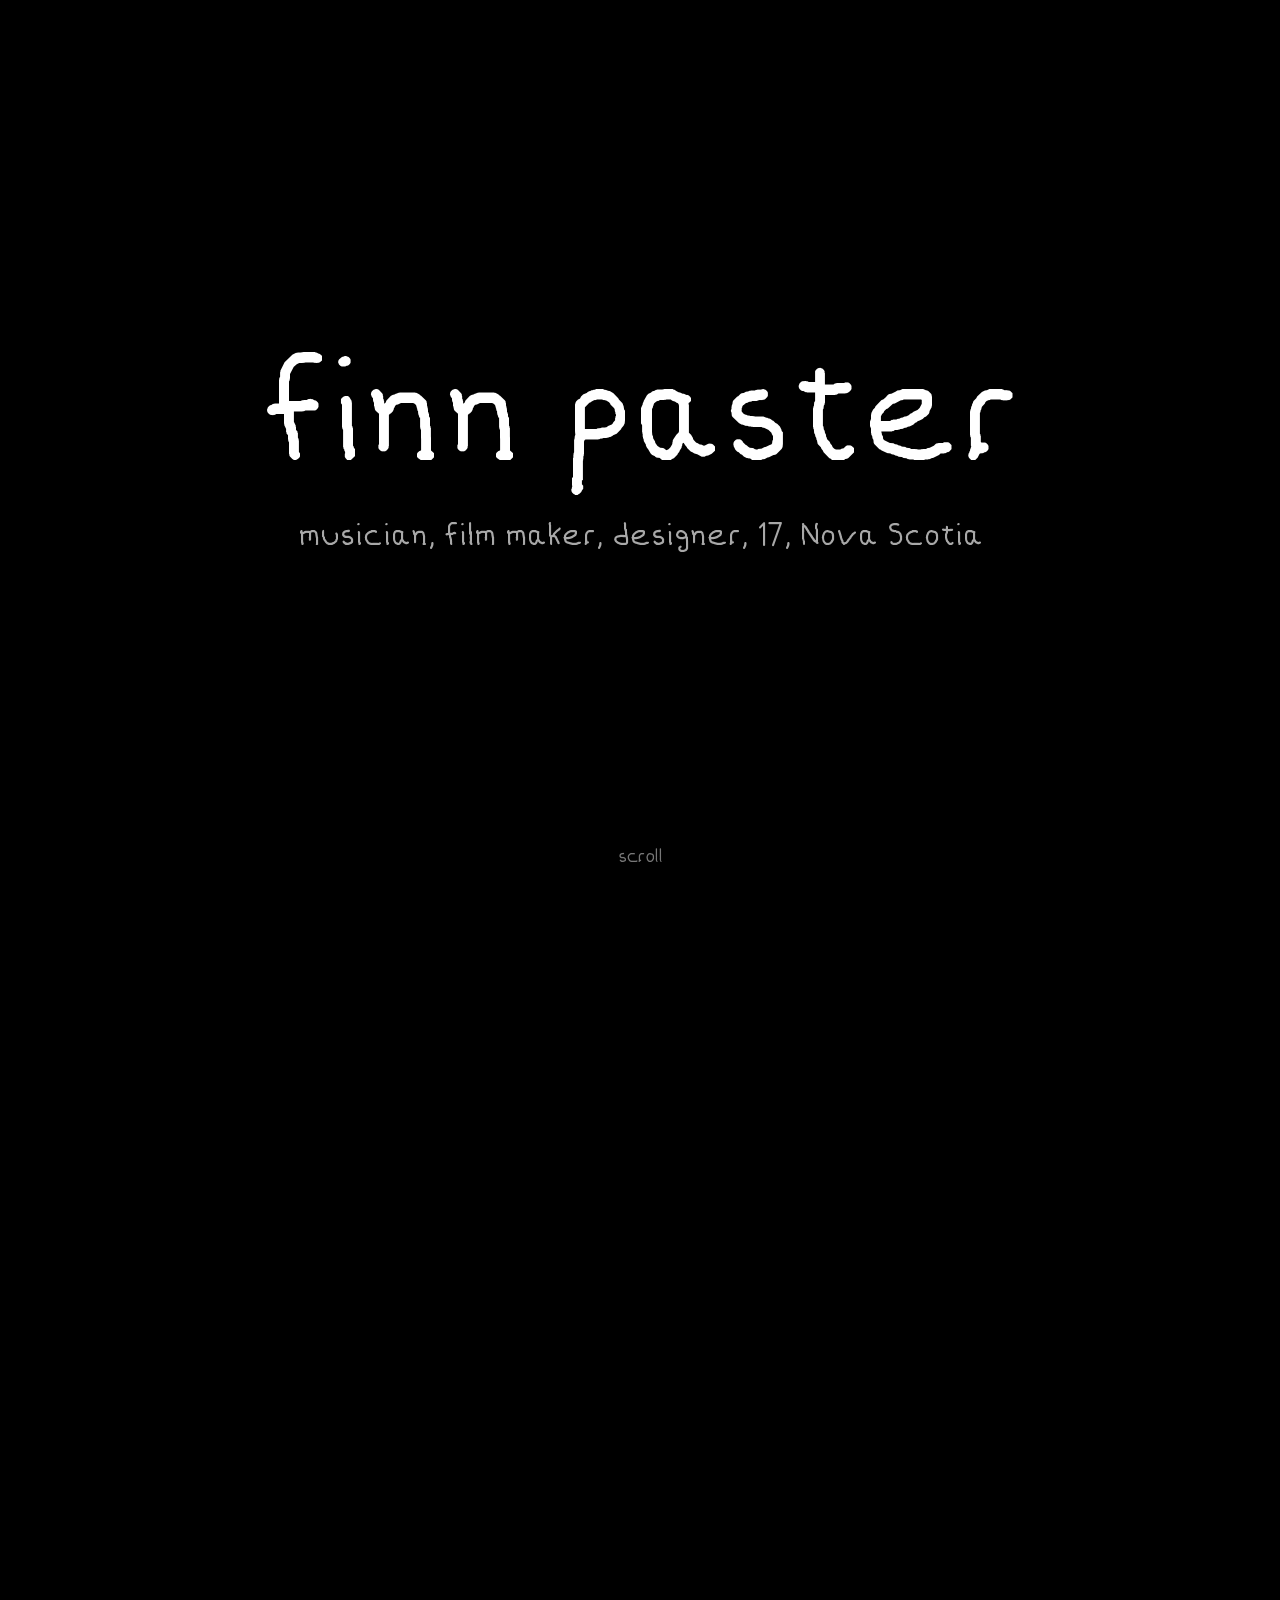
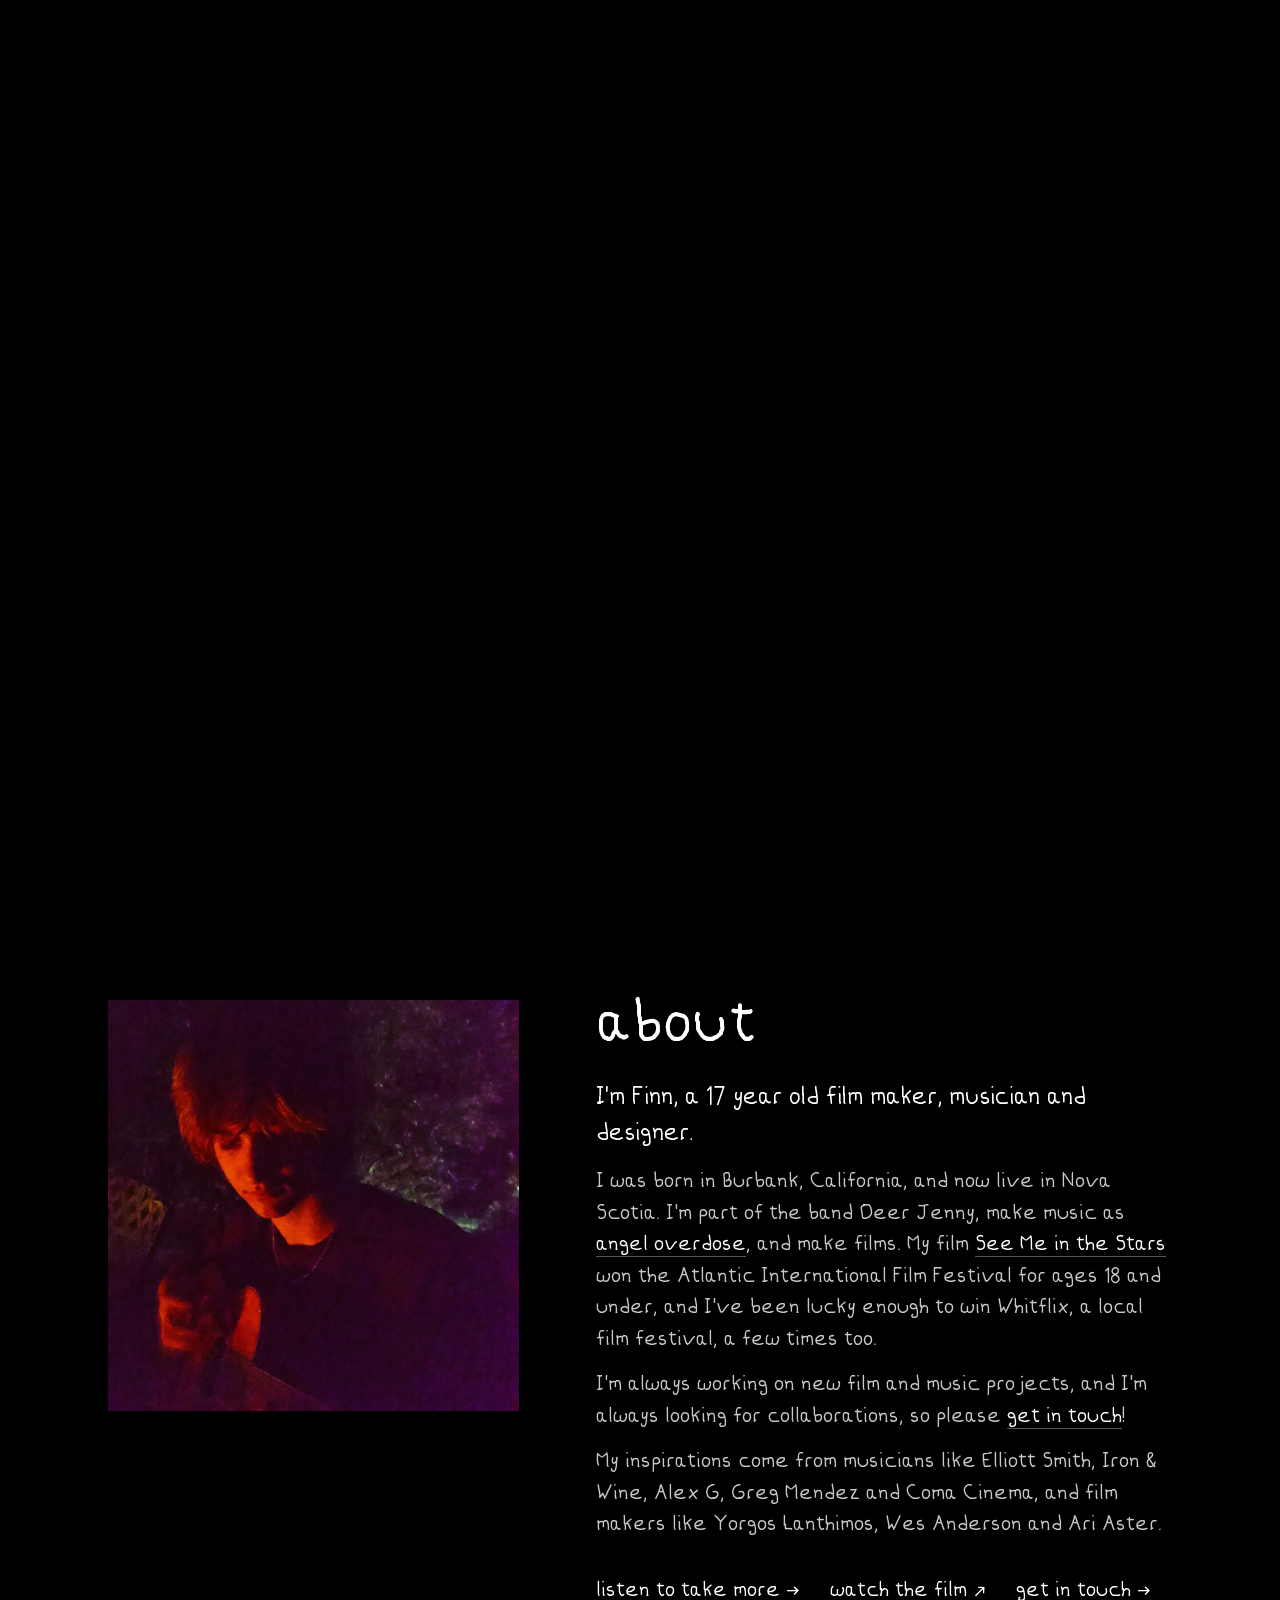
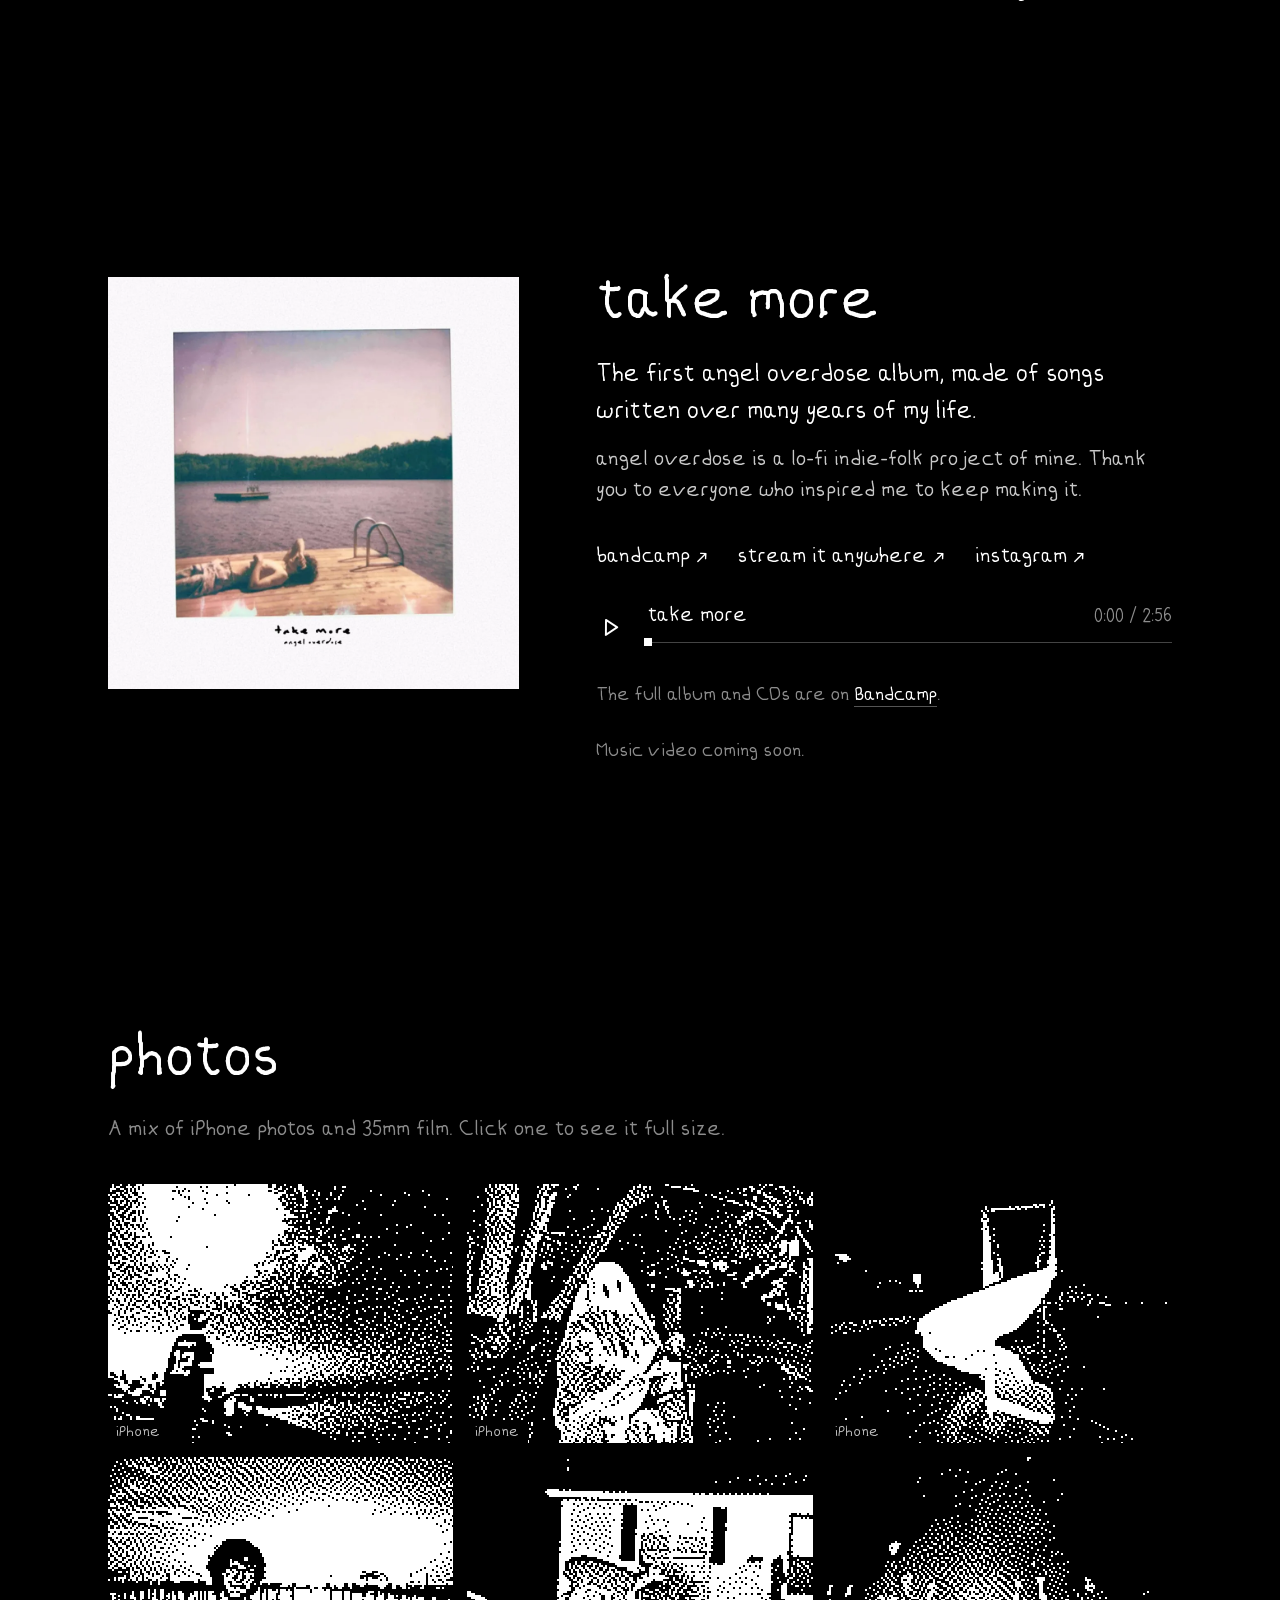
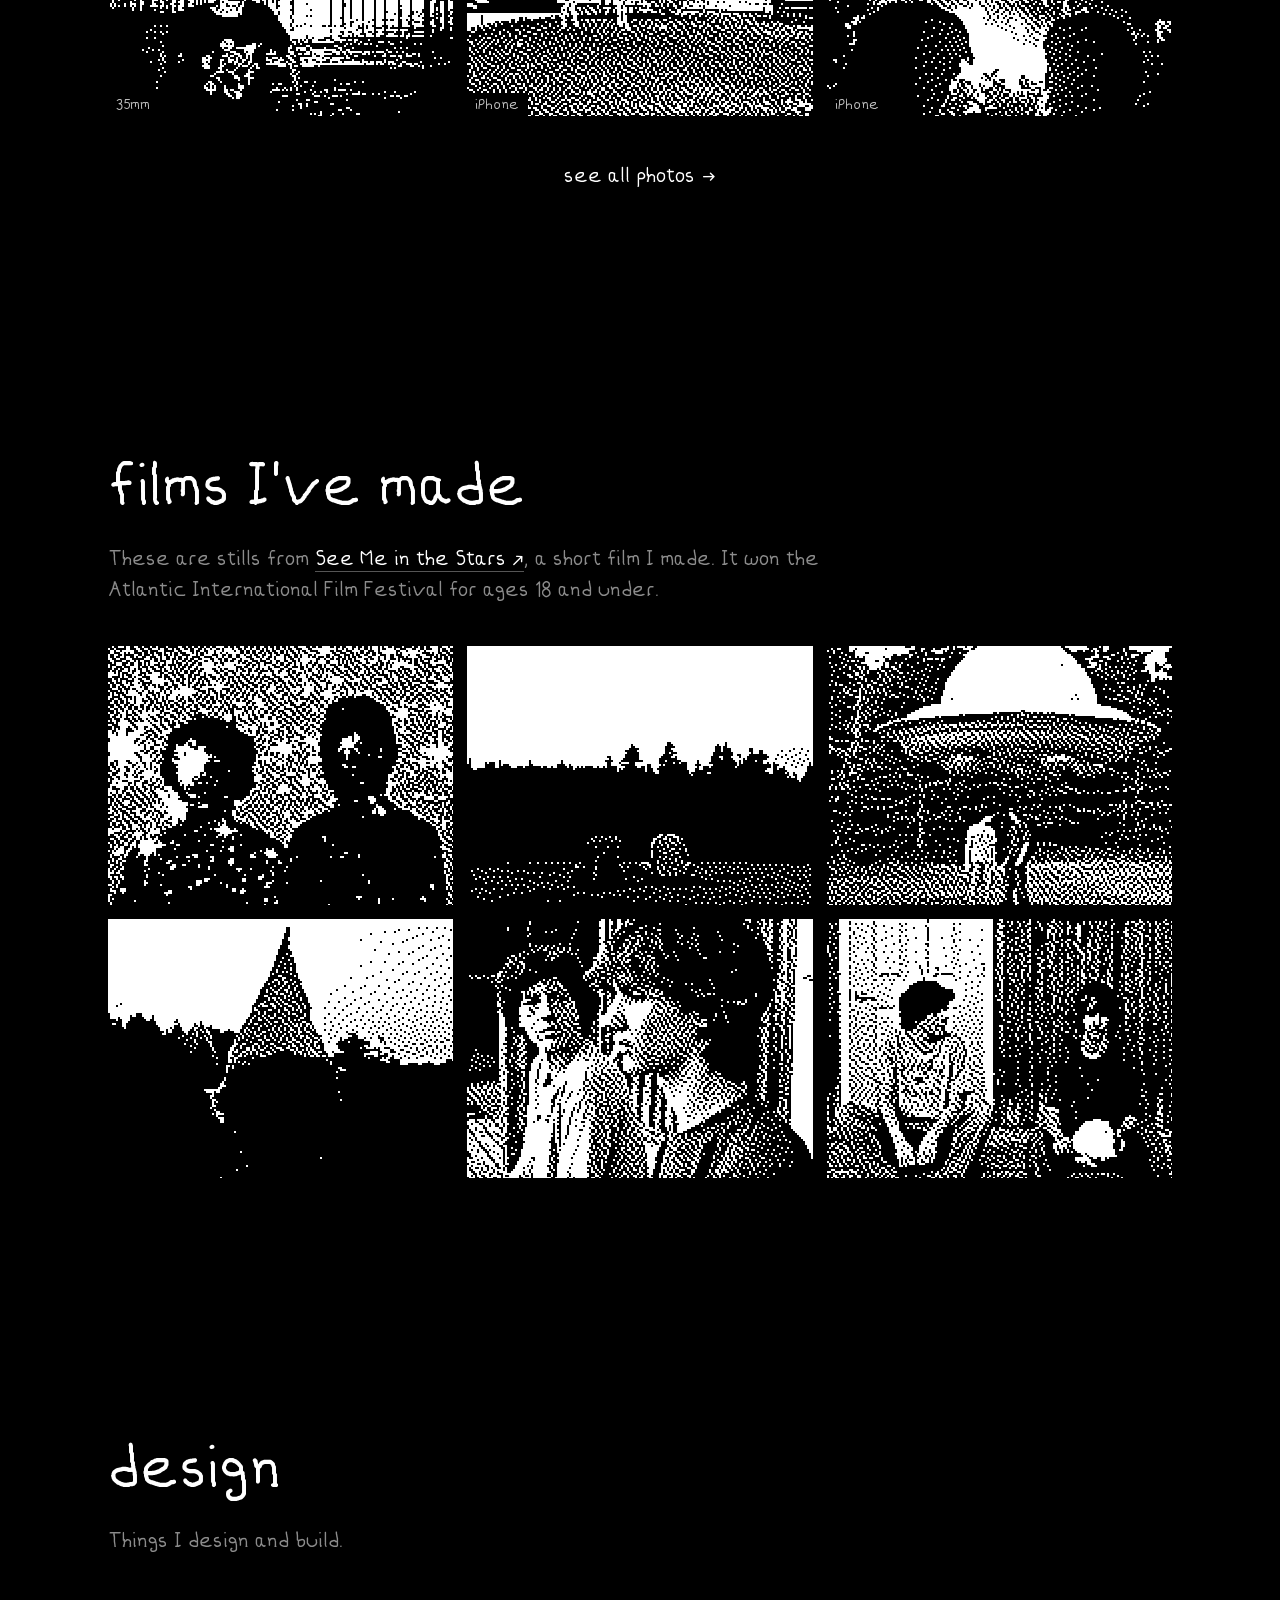
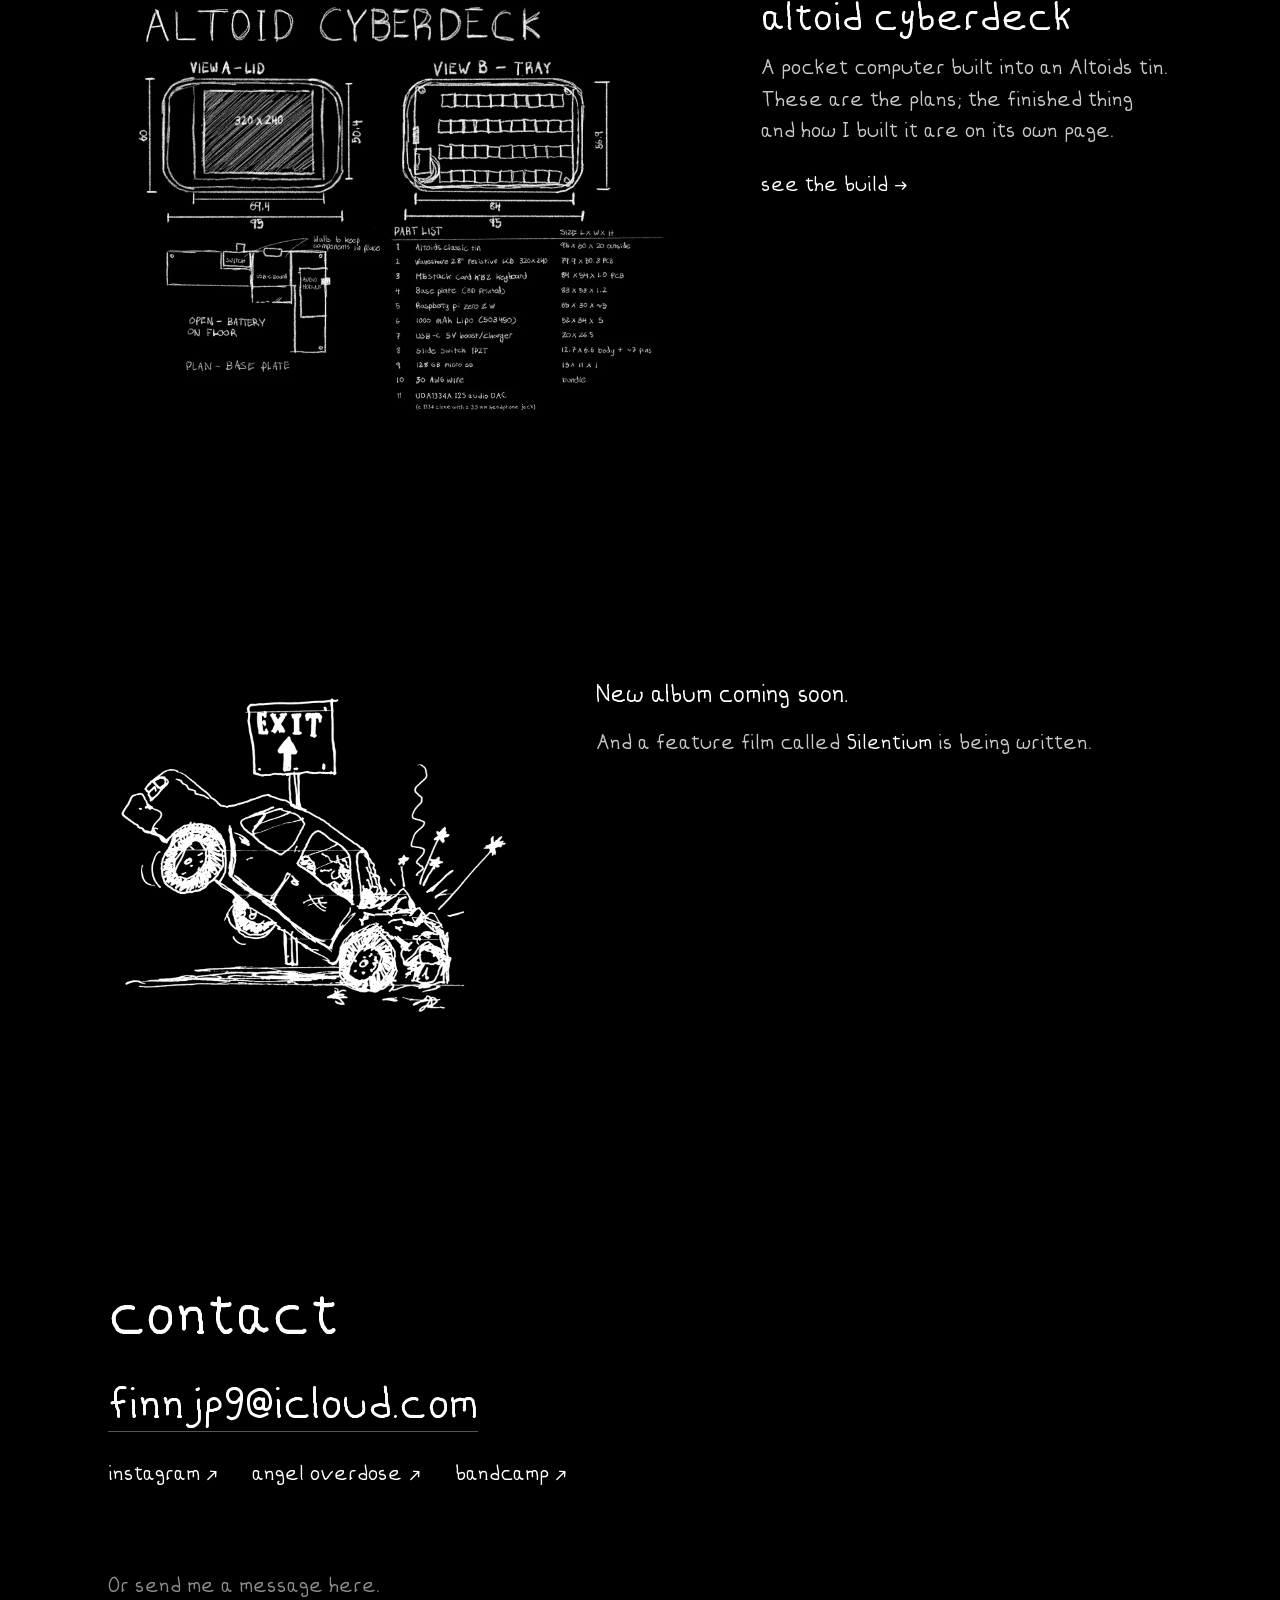
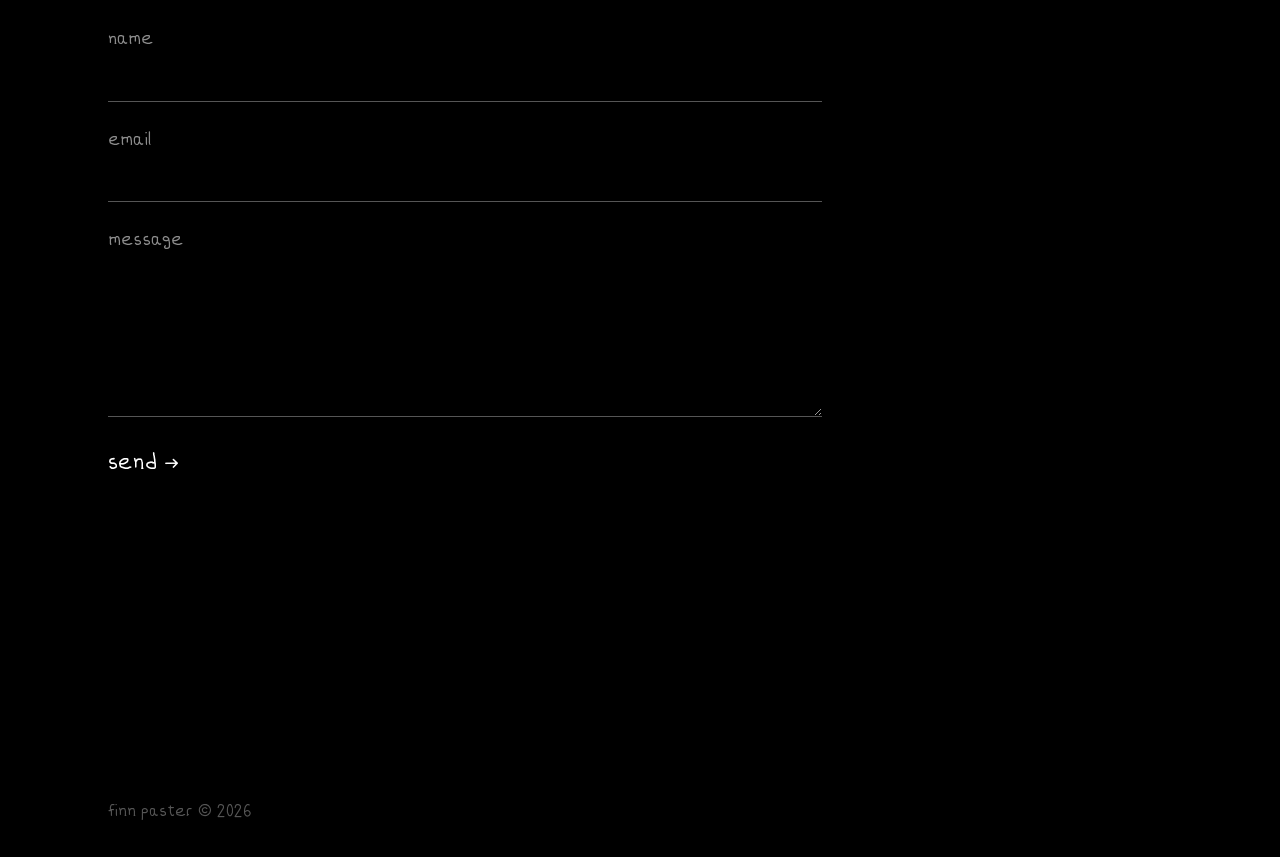
<file: art/index.html>
<!doctype html>
<html lang="en">
<head>
  <meta charset="utf-8">
  <title>finn paster</title>
  <!-- this address is from the old site: it forwards to the same thing on the new one -->
  <meta name="robots" content="noindex">
  <link rel="canonical" href="https://finnpaster.com/#photos">
  <meta http-equiv="refresh" content="0; url=/#photos">
  <script>location.replace('/#photos')</script>
  <style>body{background:#000;color:#aaa;font:18px/1.5 sans-serif;margin:40px}a{color:#fff}</style>
</head>
<body><p>This page has moved: <a href="/#photos">finnpaster.com/#photos</a></p></body>
</html>
</file>
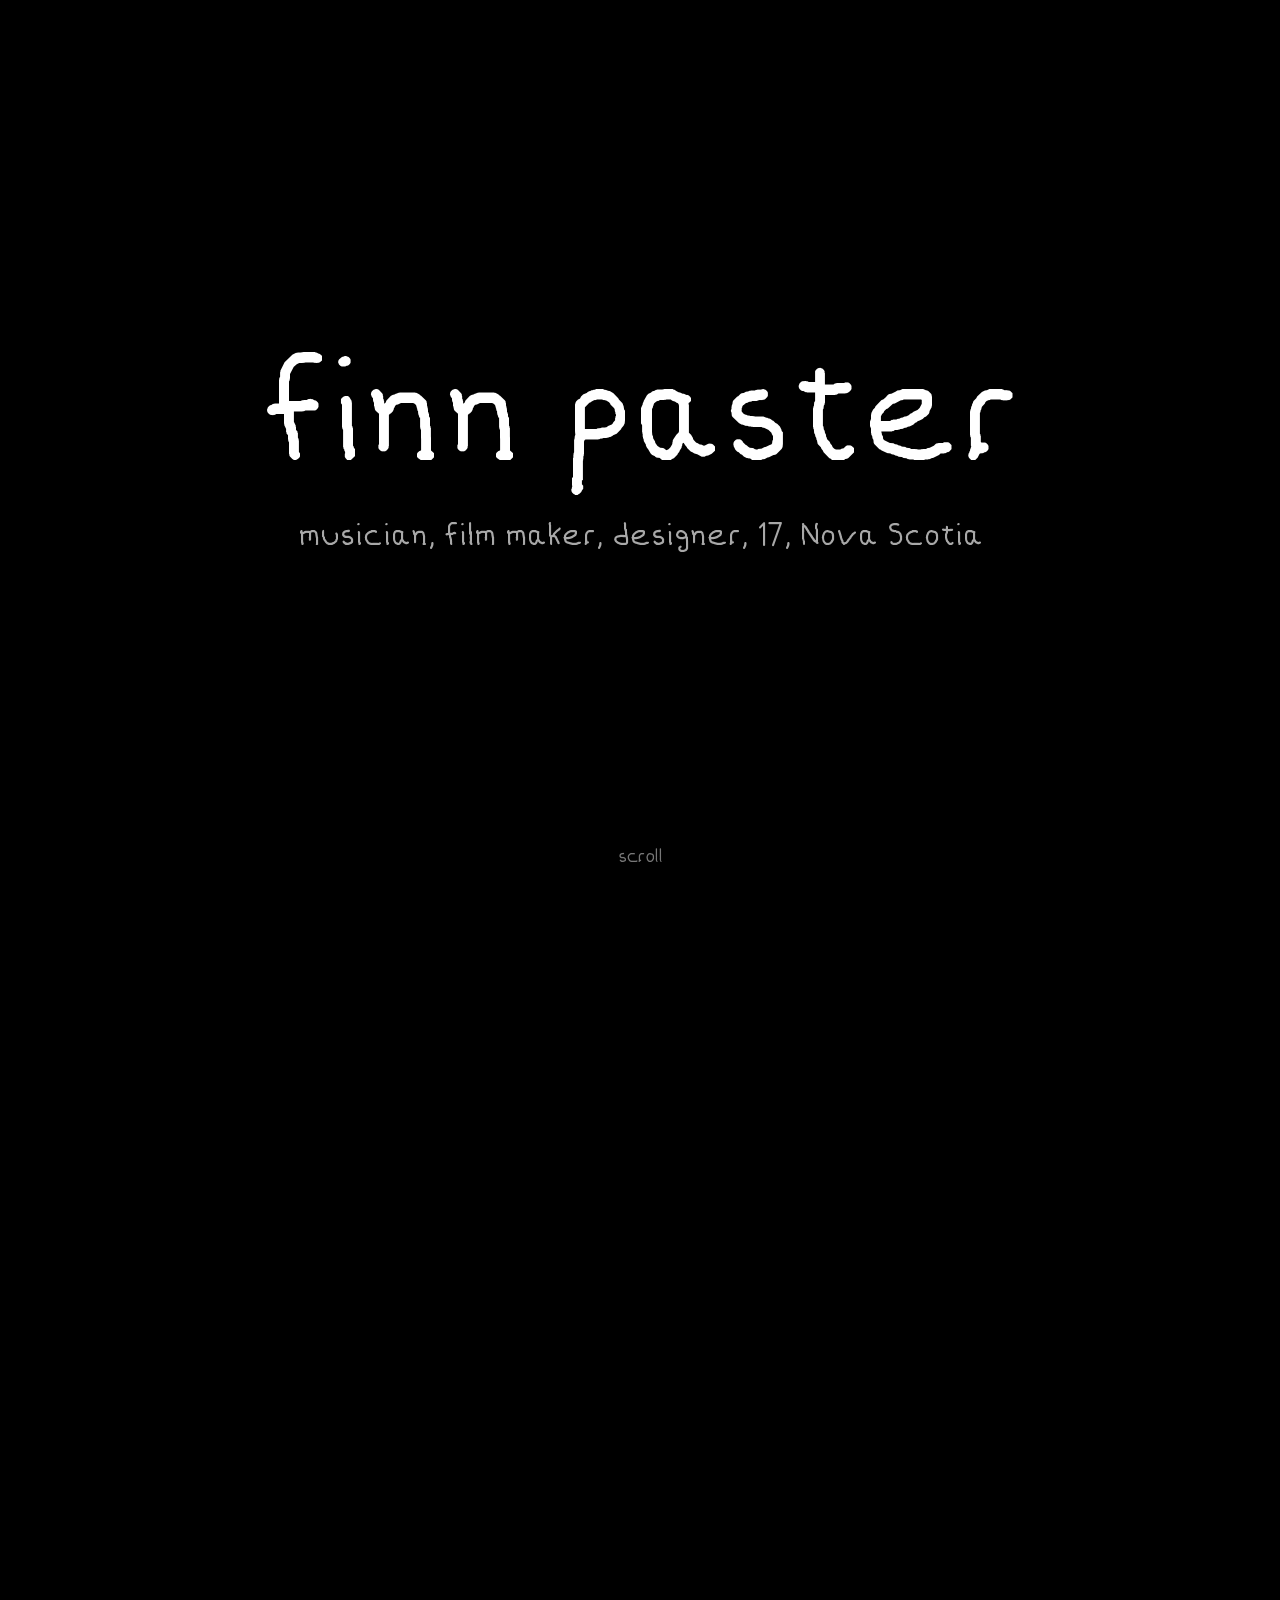
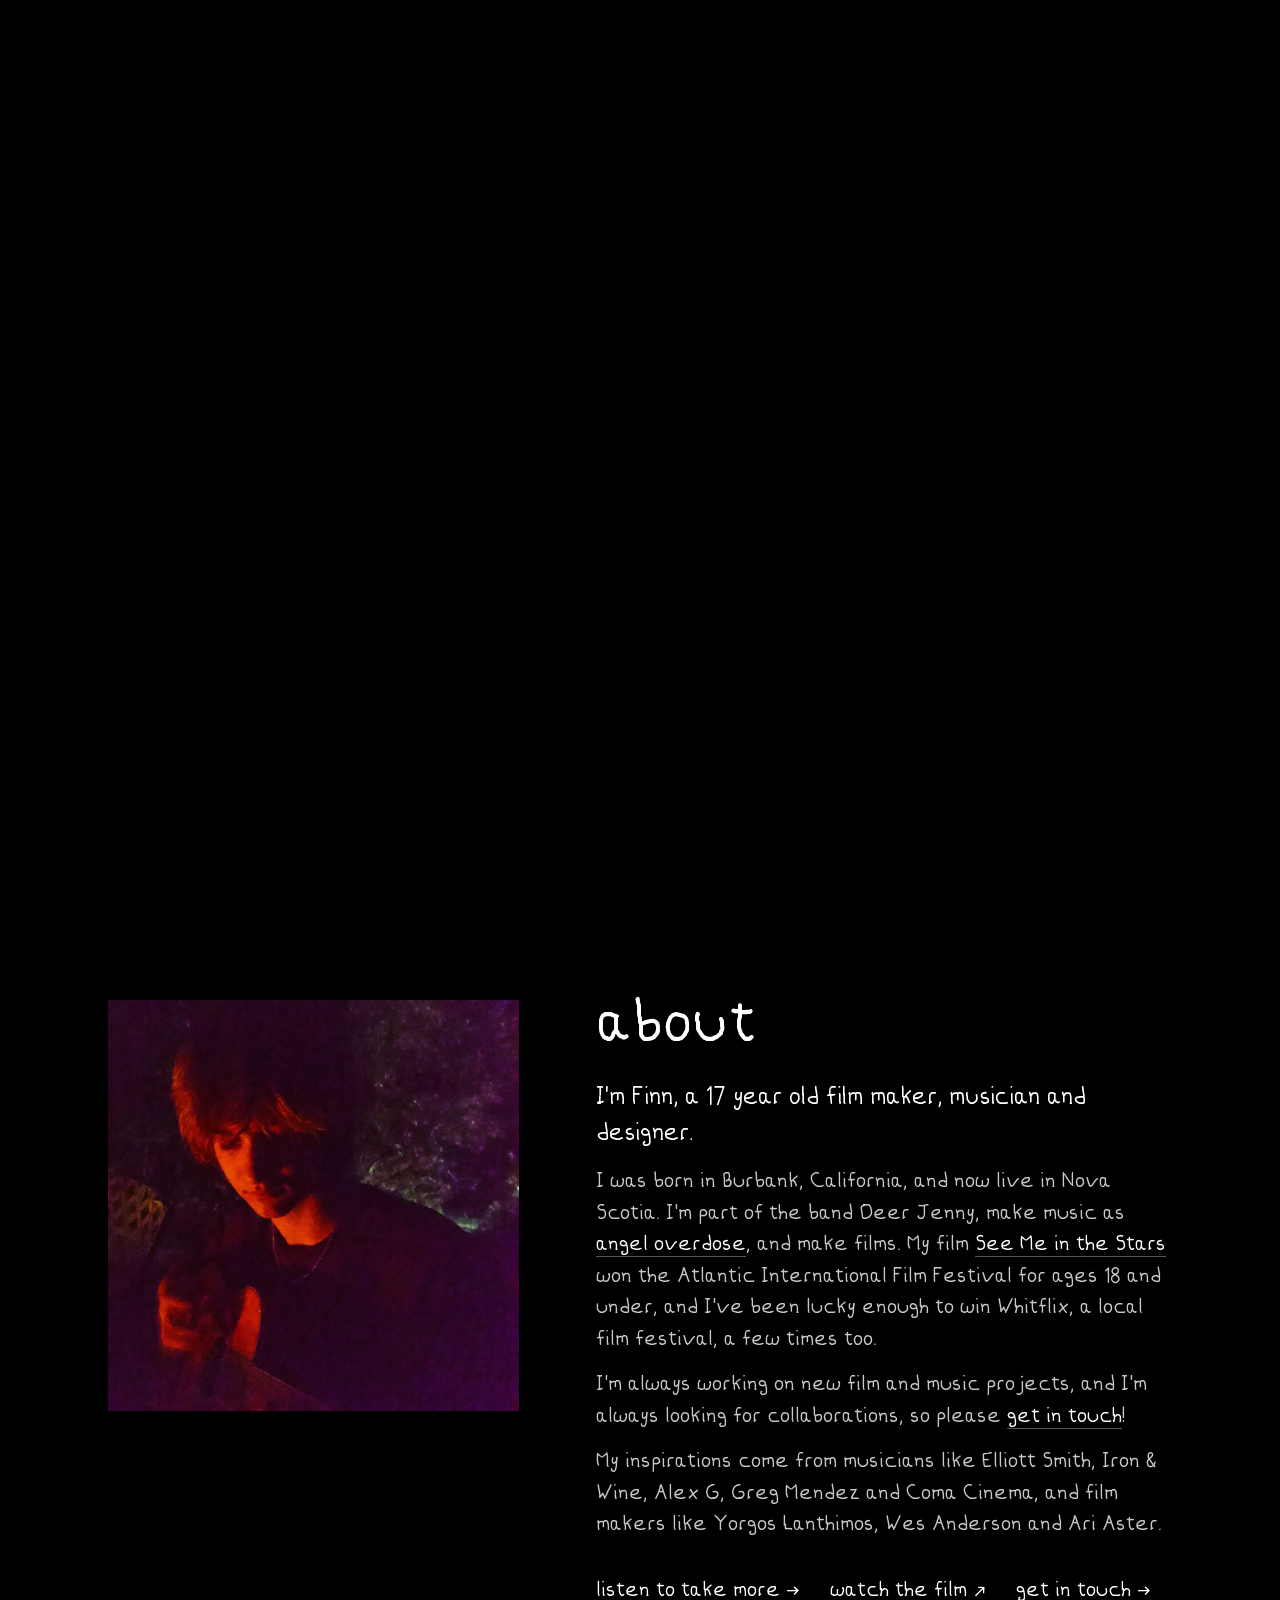
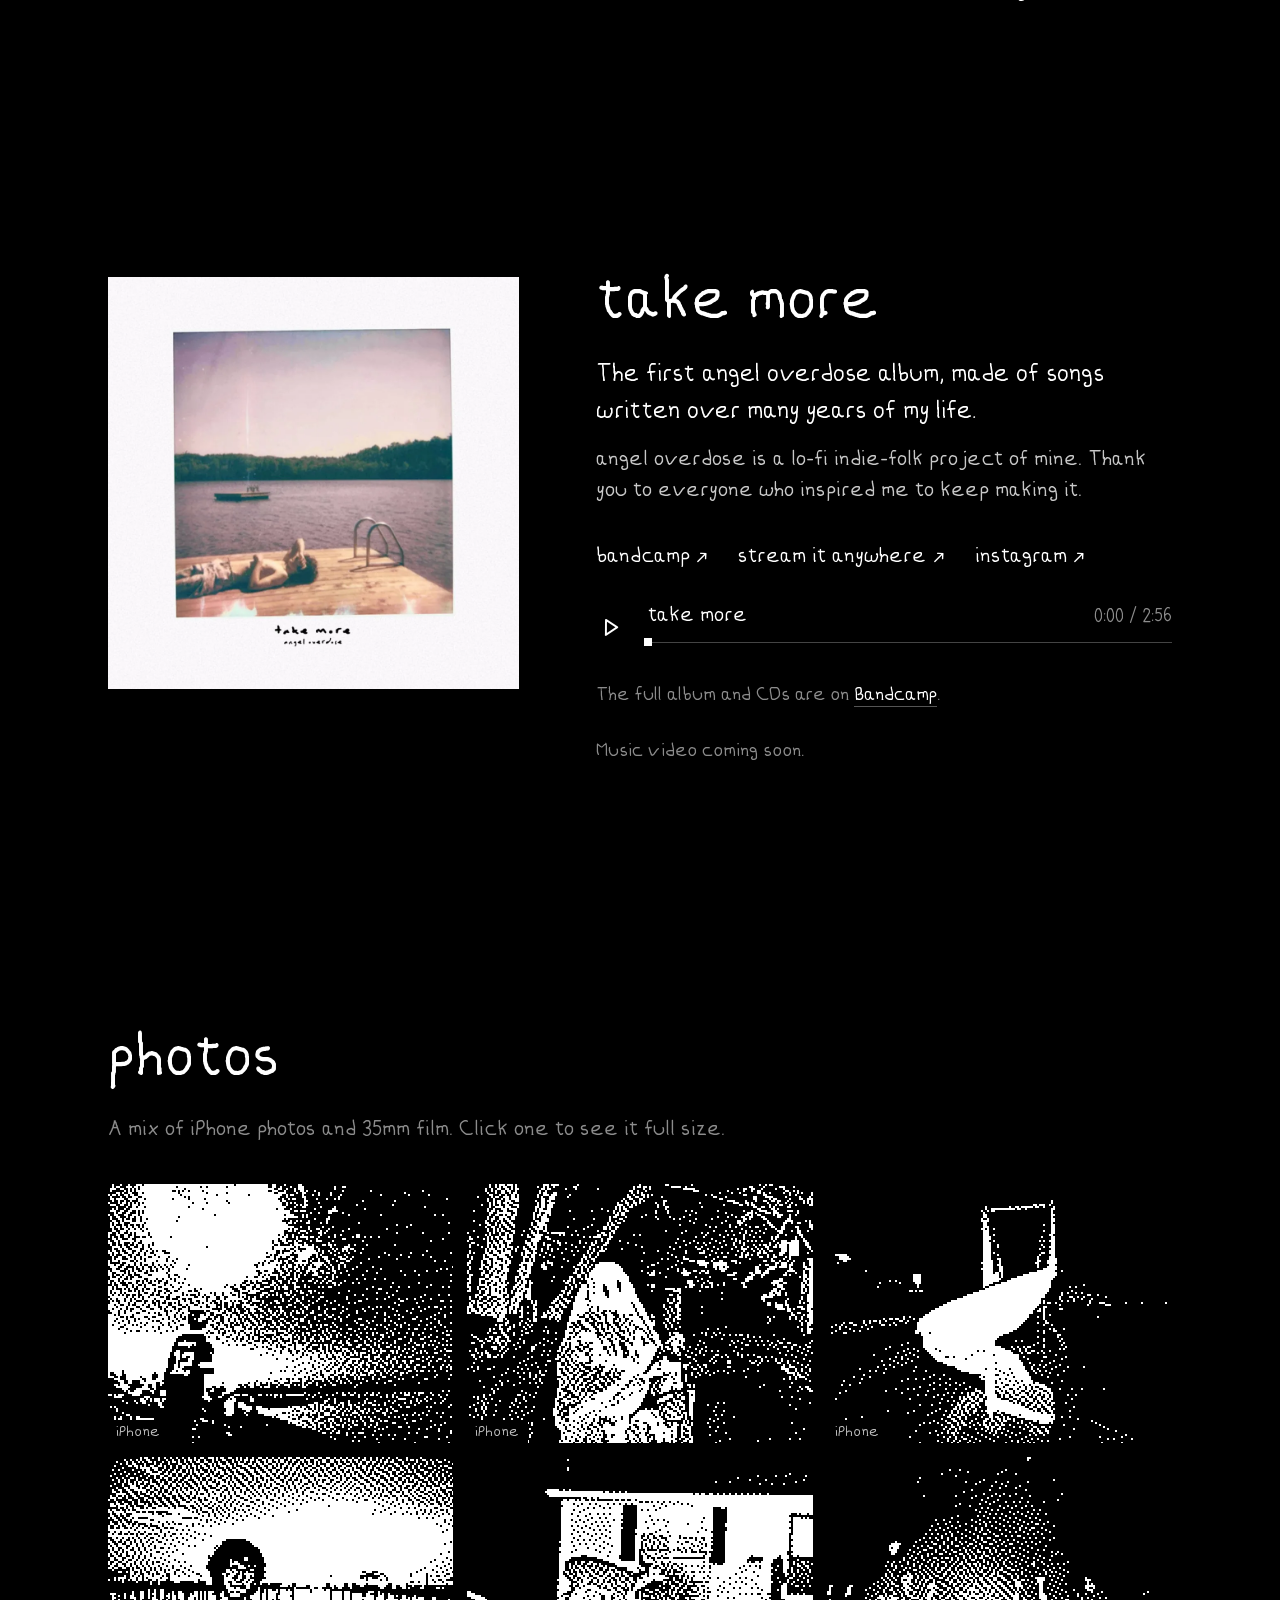
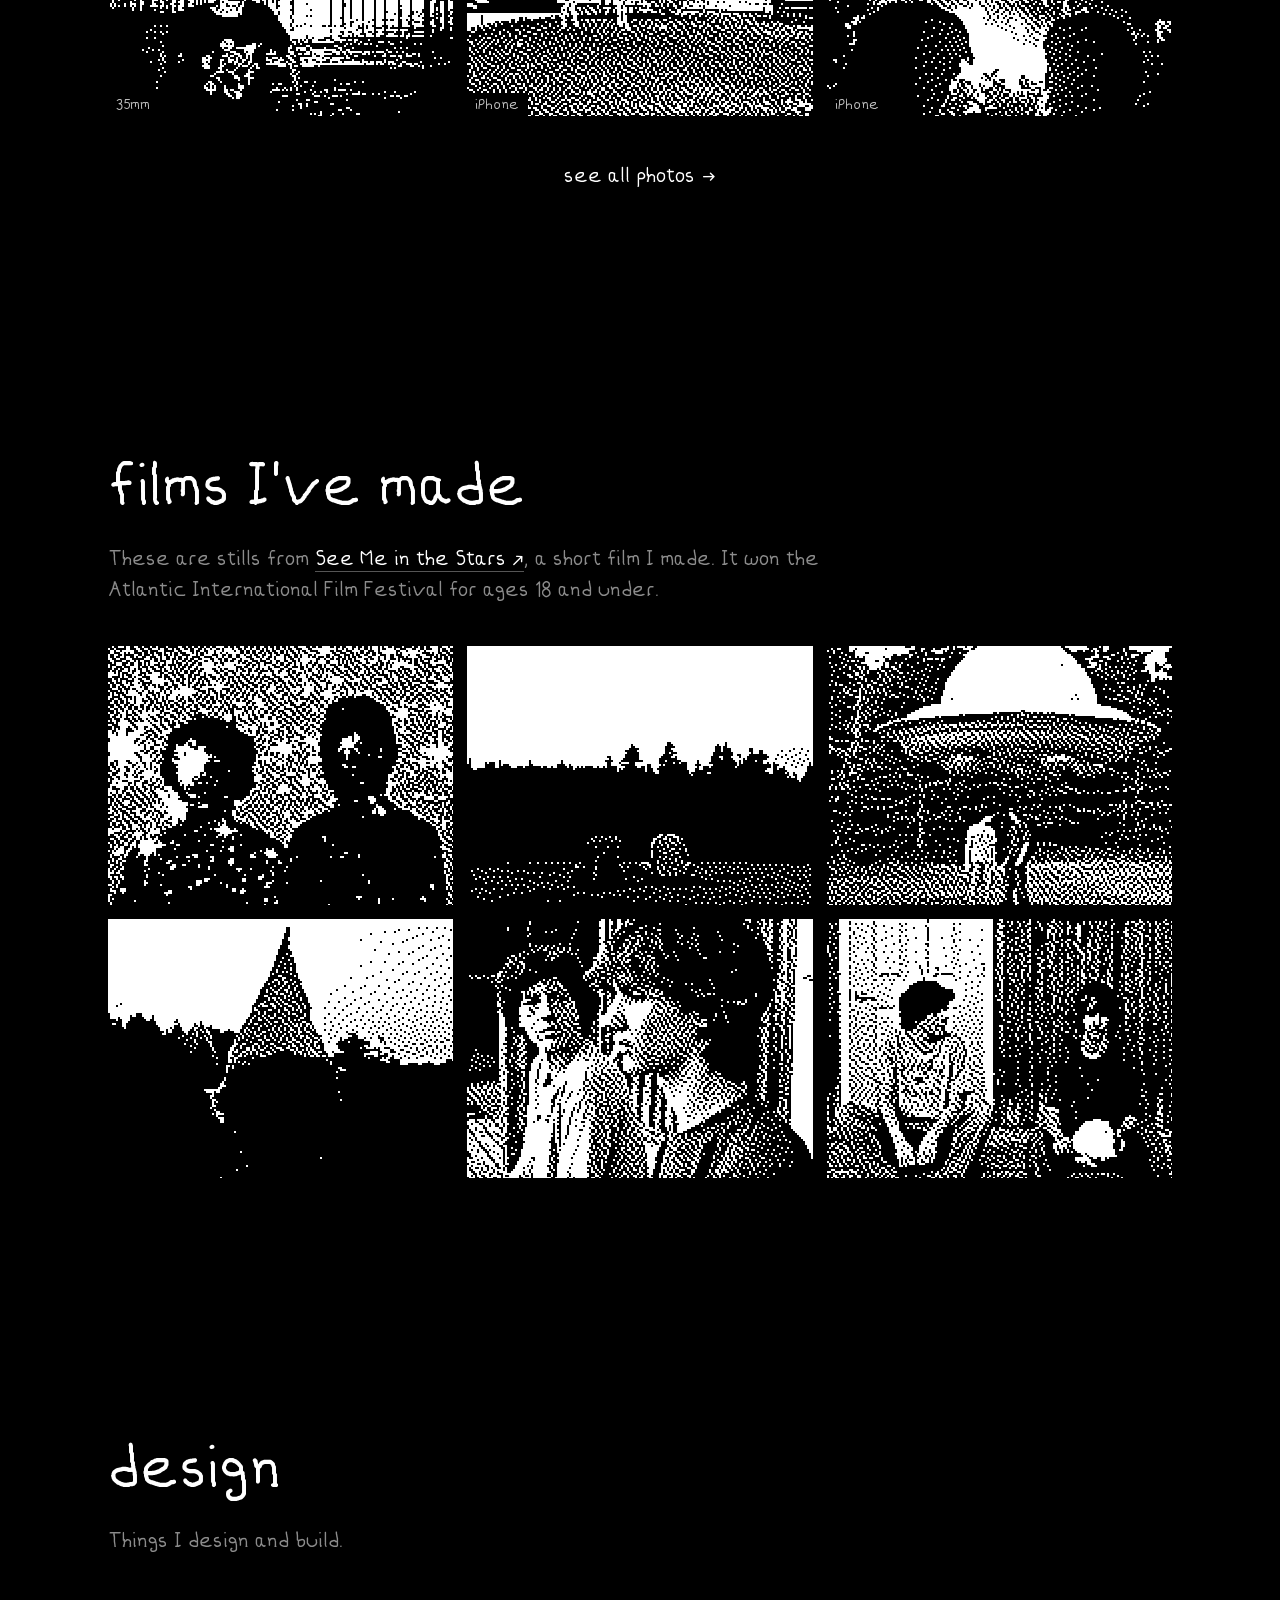
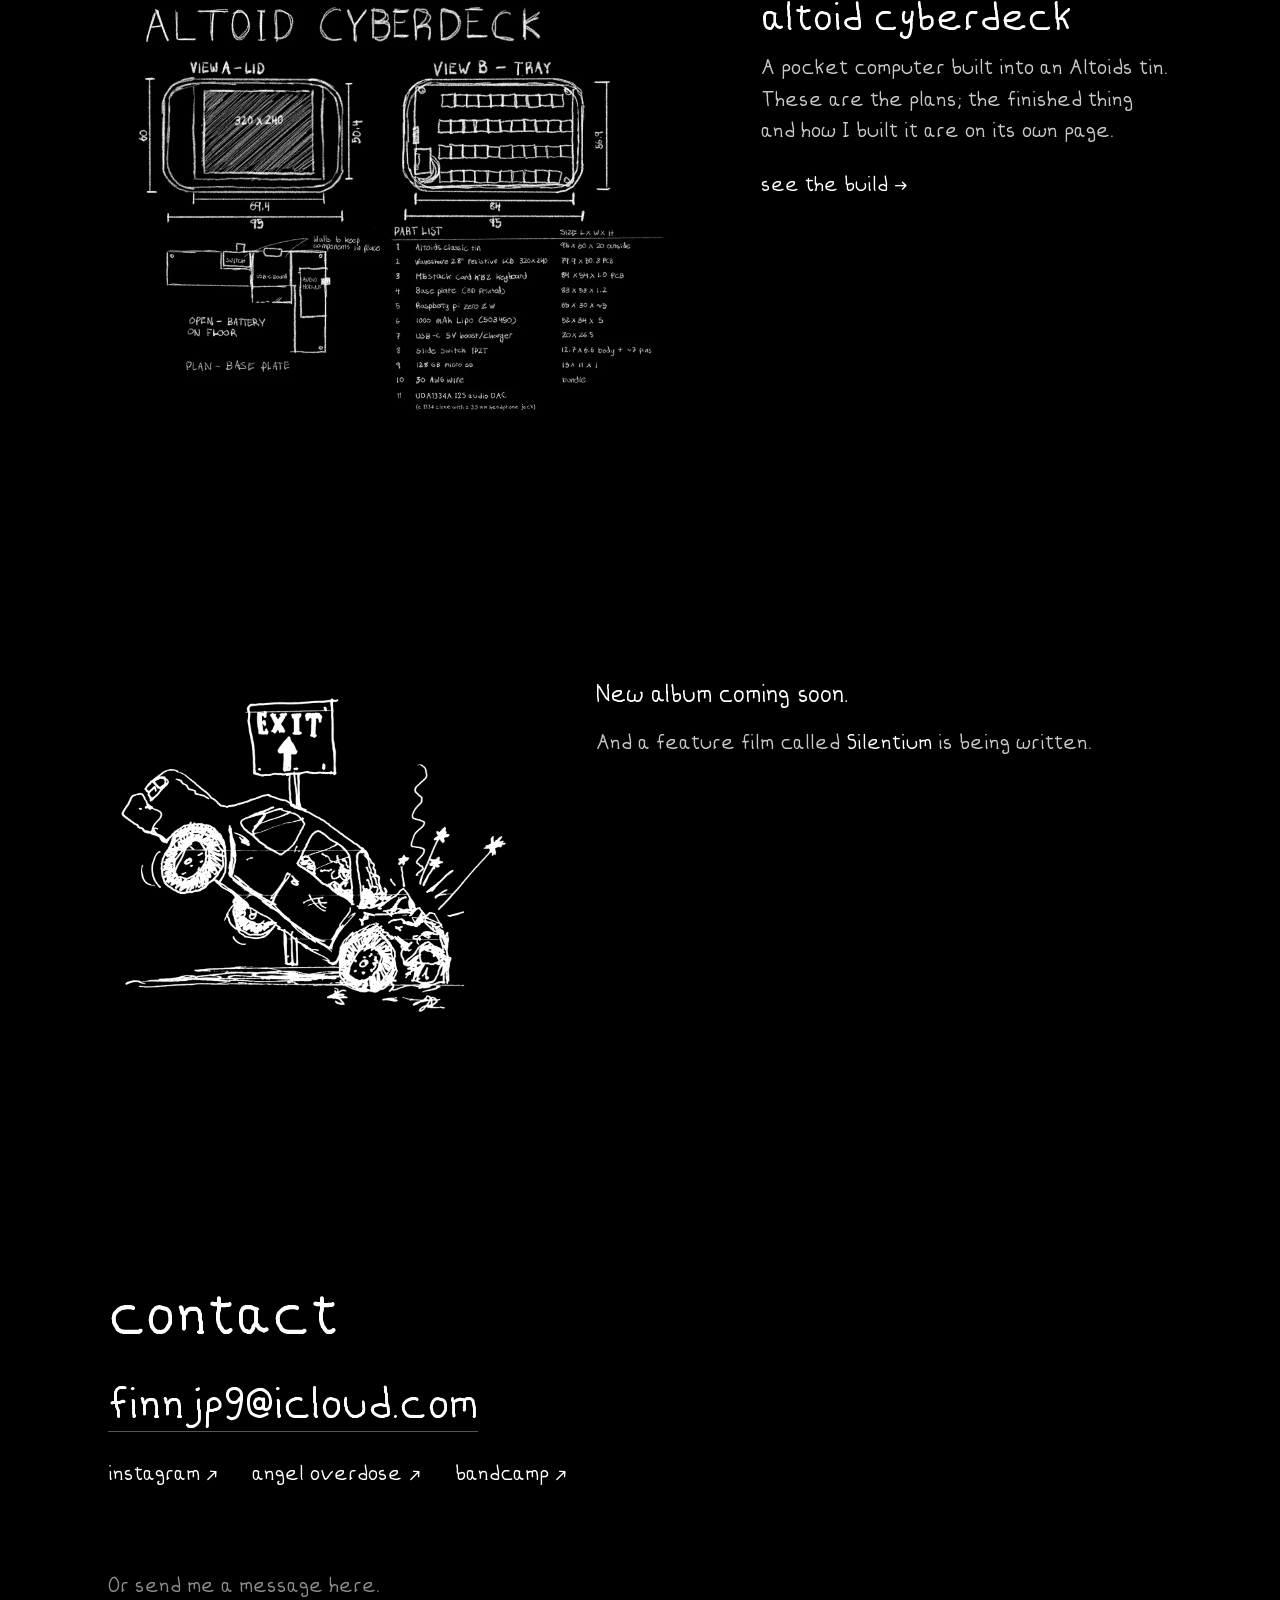
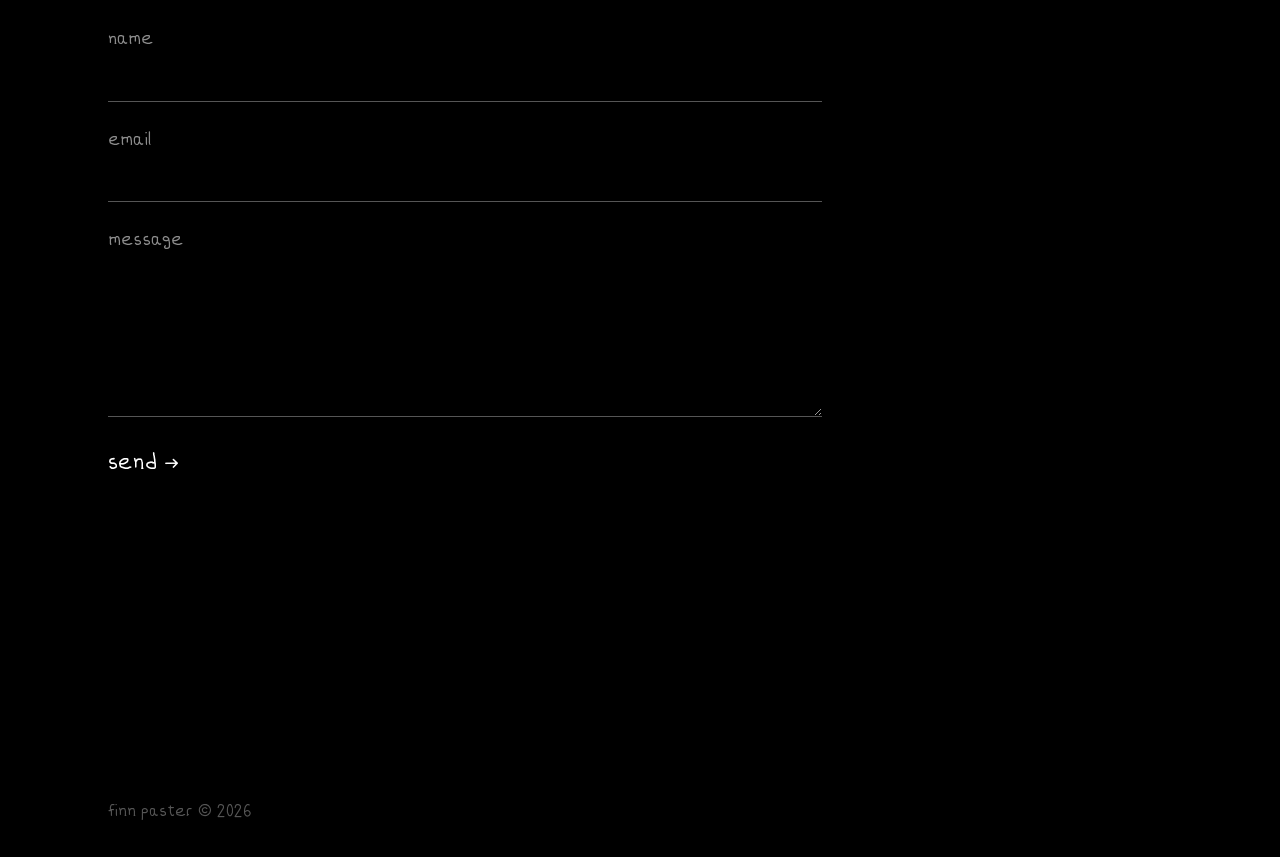
<file: blank/index.html>
<!doctype html>
<html lang="en">
<head>
  <meta charset="utf-8">
  <title>finn paster</title>
  <!-- this address is from the old site: it forwards to the same thing on the new one -->
  <meta name="robots" content="noindex">
  <link rel="canonical" href="https://finnpaster.com/">
  <meta http-equiv="refresh" content="0; url=/">
  <script>location.replace('/')</script>
  <style>body{background:#000;color:#aaa;font:18px/1.5 sans-serif;margin:40px}a{color:#fff}</style>
</head>
<body><p>This page has moved: <a href="/">finnpaster.com</a></p></body>
</html>
</file>
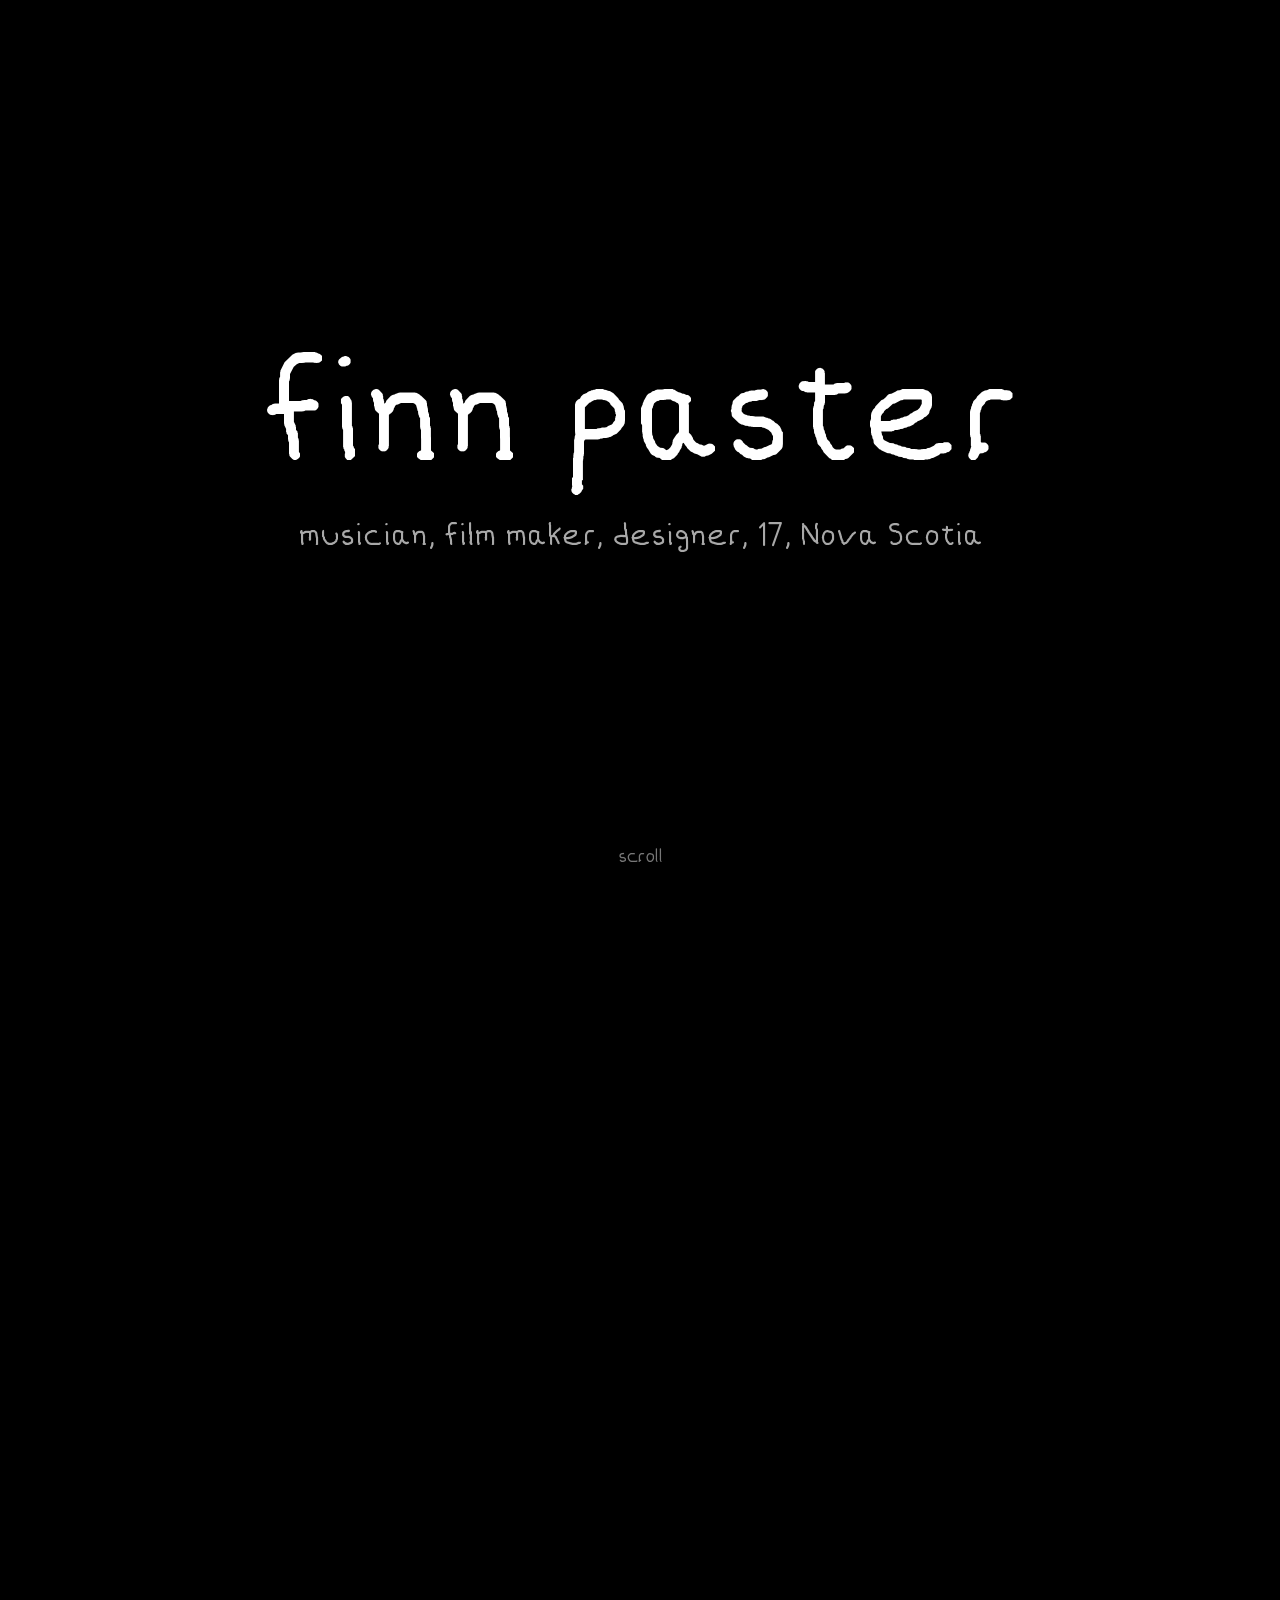
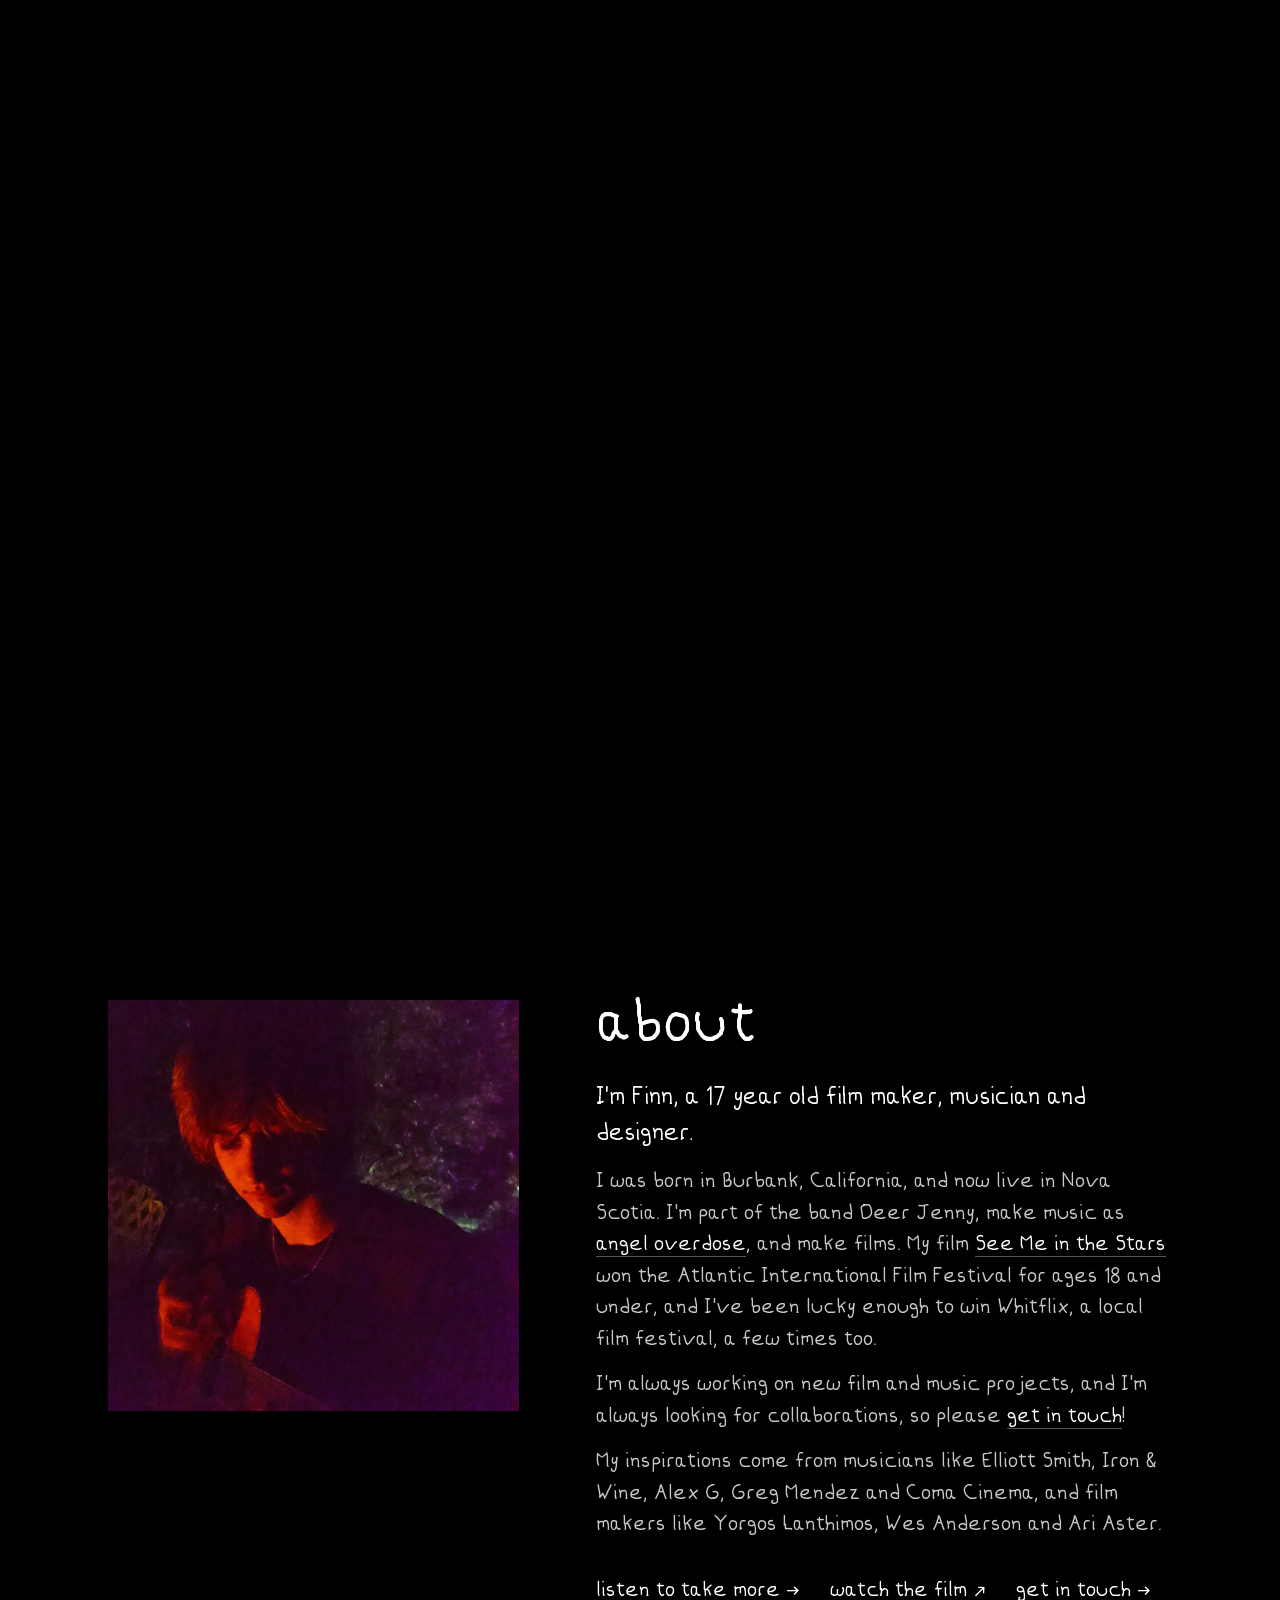
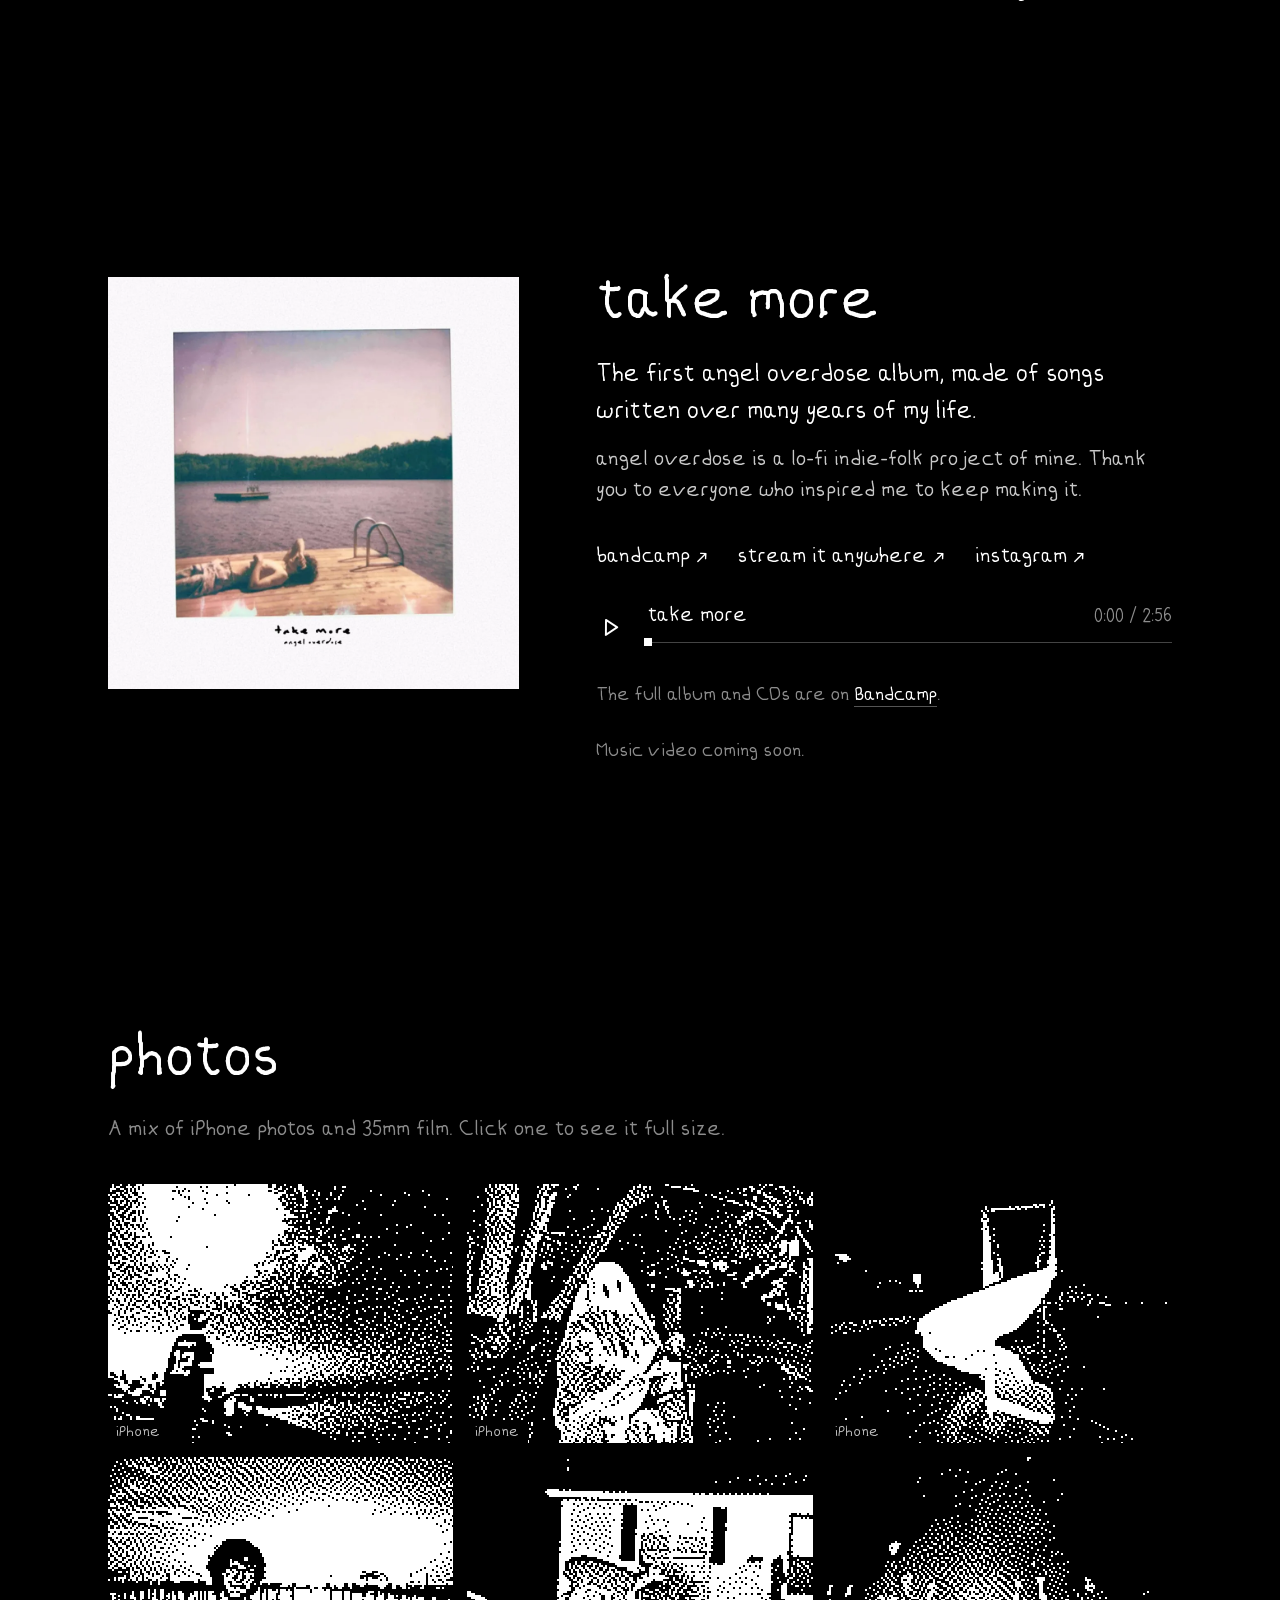
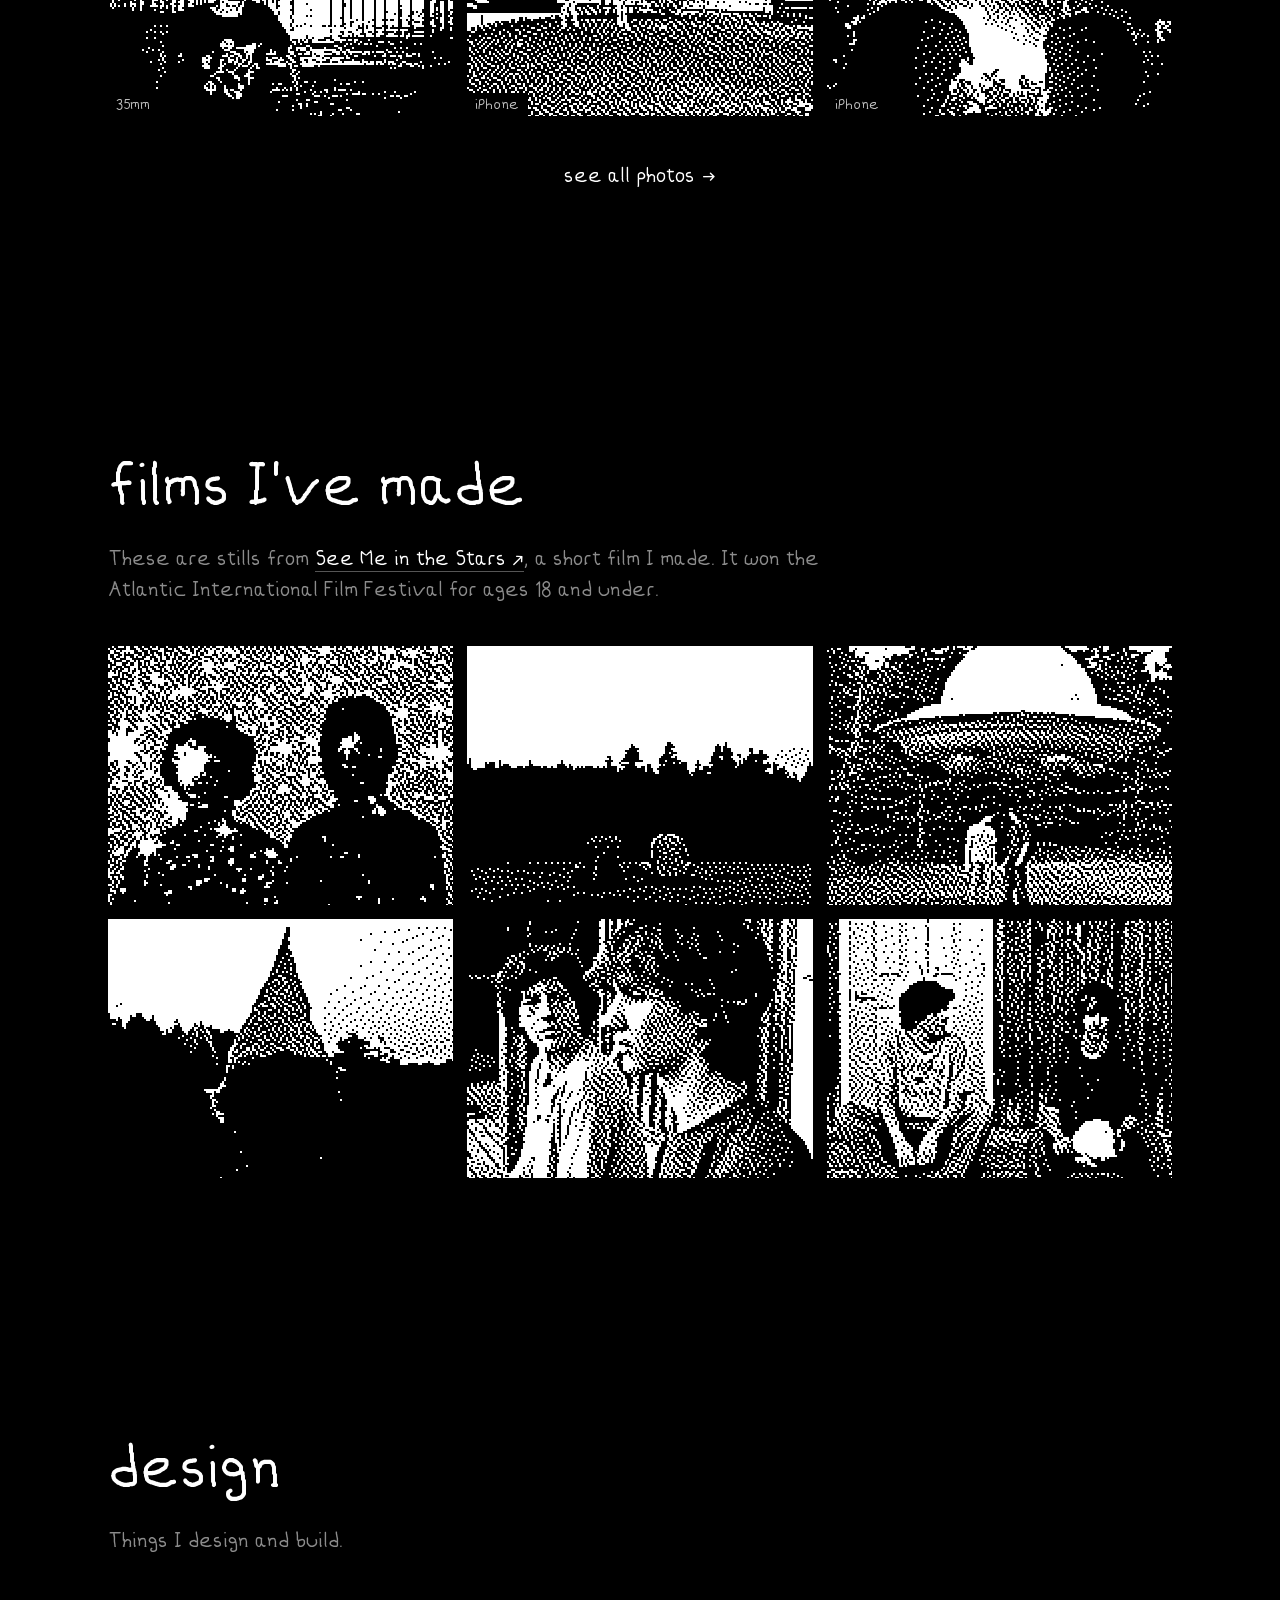
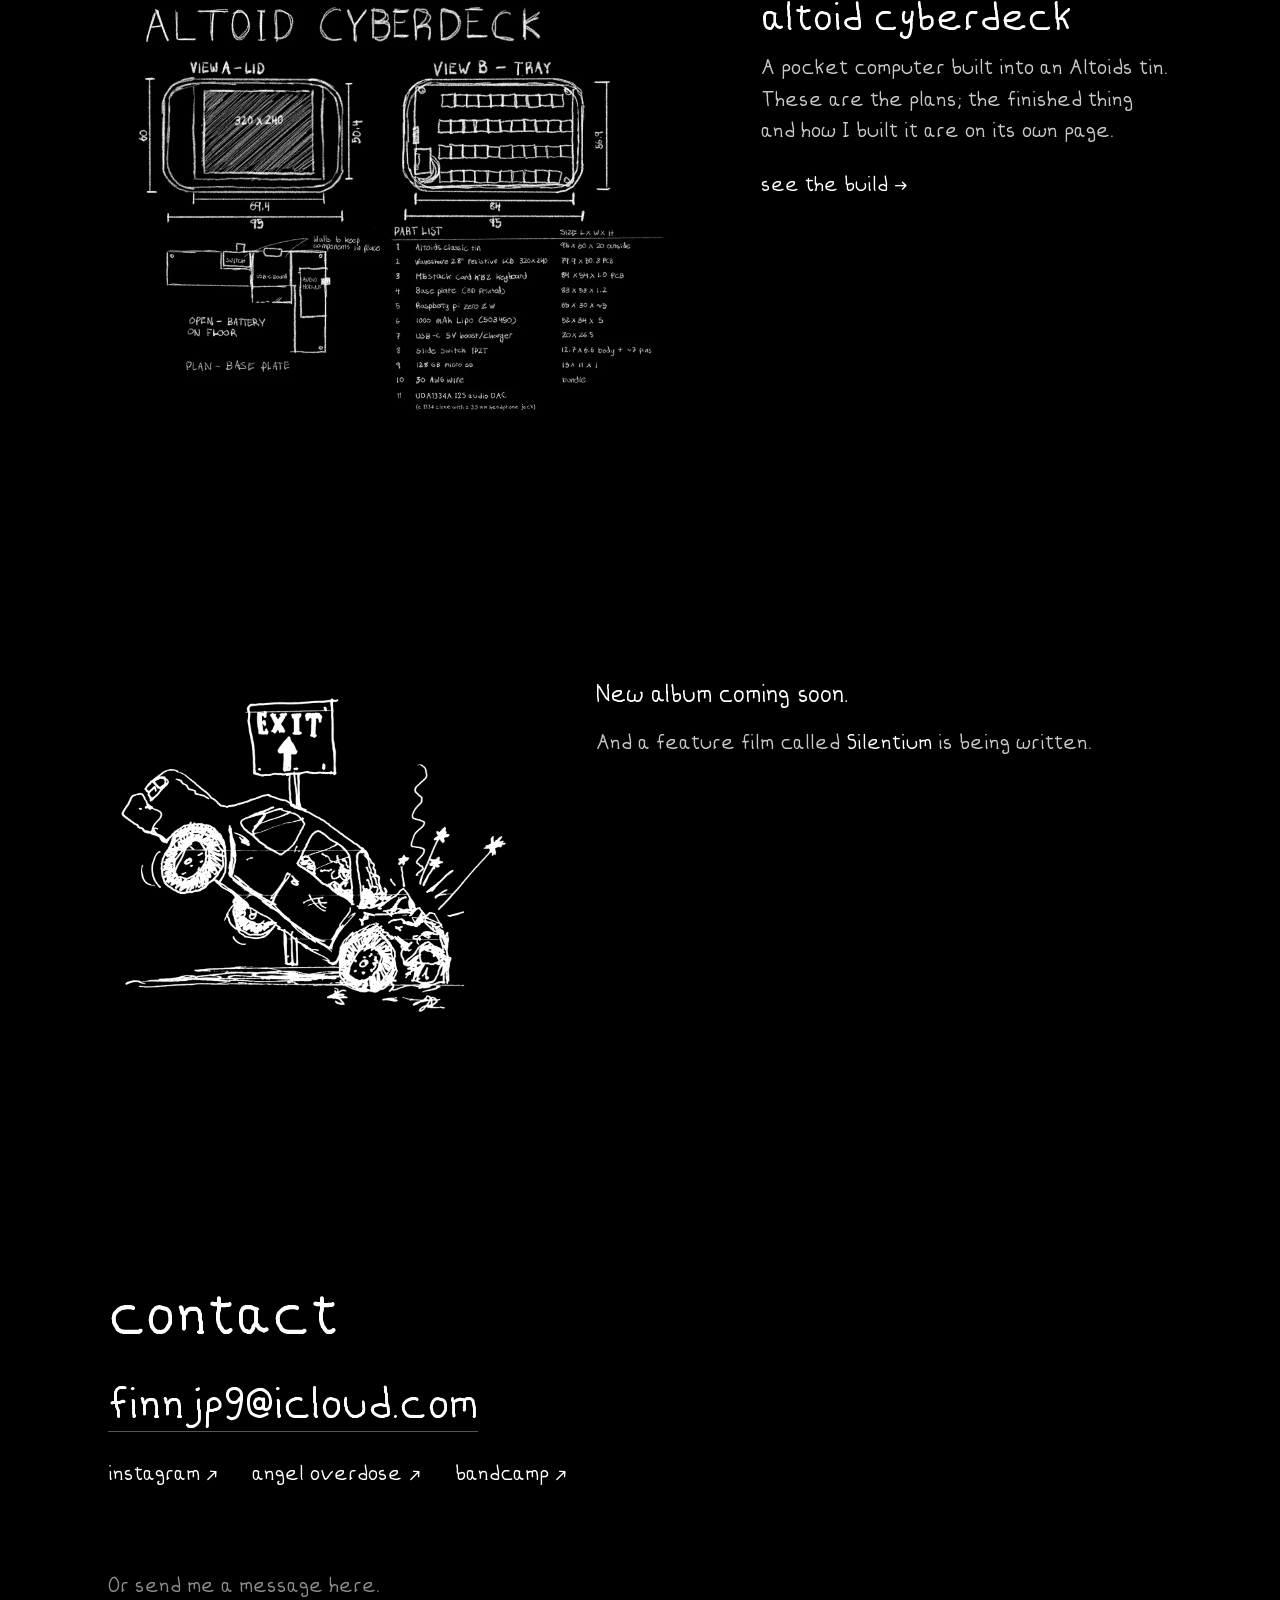
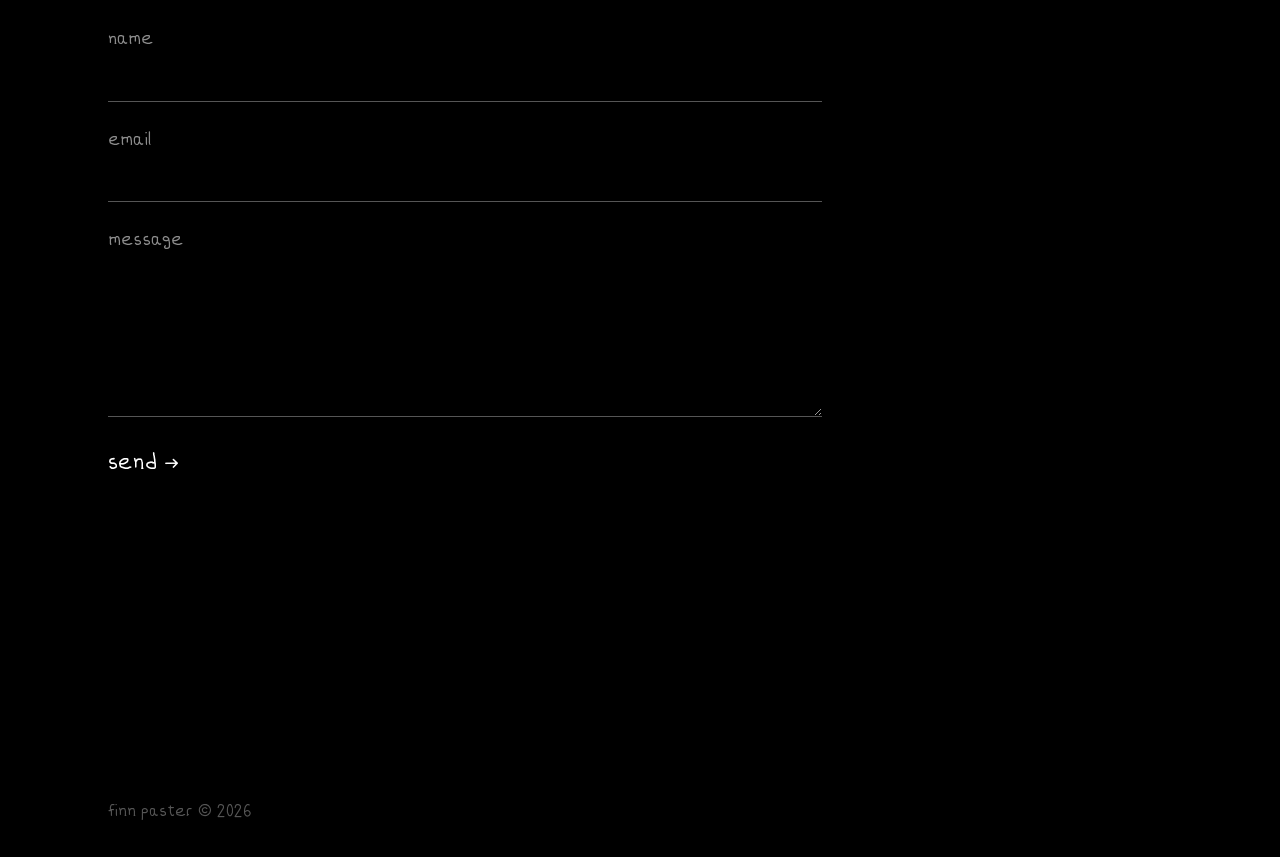
<file: contact/index.html>
<!doctype html>
<html lang="en">
<head>
  <meta charset="utf-8">
  <title>finn paster</title>
  <!-- this address is from the old site: it forwards to the same thing on the new one -->
  <meta name="robots" content="noindex">
  <link rel="canonical" href="https://finnpaster.com/#contact">
  <meta http-equiv="refresh" content="0; url=/#contact">
  <script>location.replace('/#contact')</script>
  <style>body{background:#000;color:#aaa;font:18px/1.5 sans-serif;margin:40px}a{color:#fff}</style>
</head>
<body><p>This page has moved: <a href="/#contact">finnpaster.com/#contact</a></p></body>
</html>
</file>
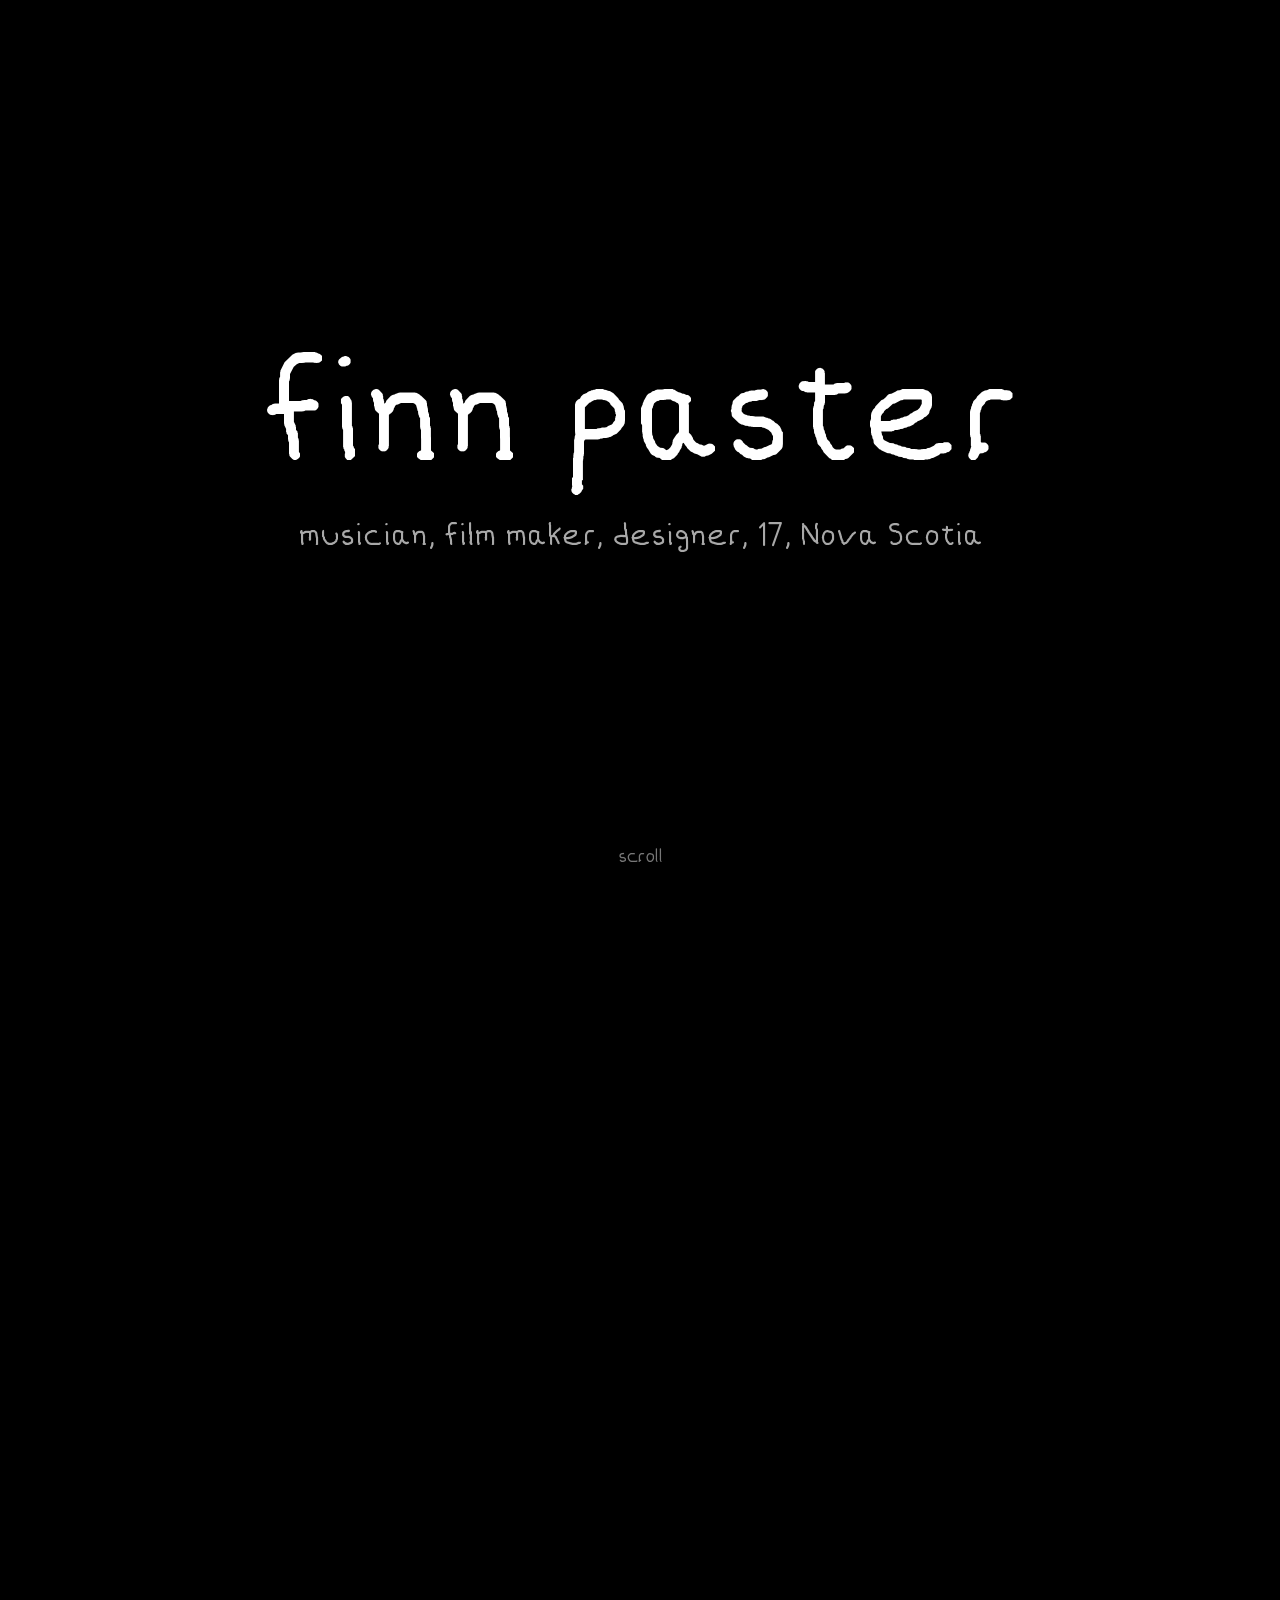
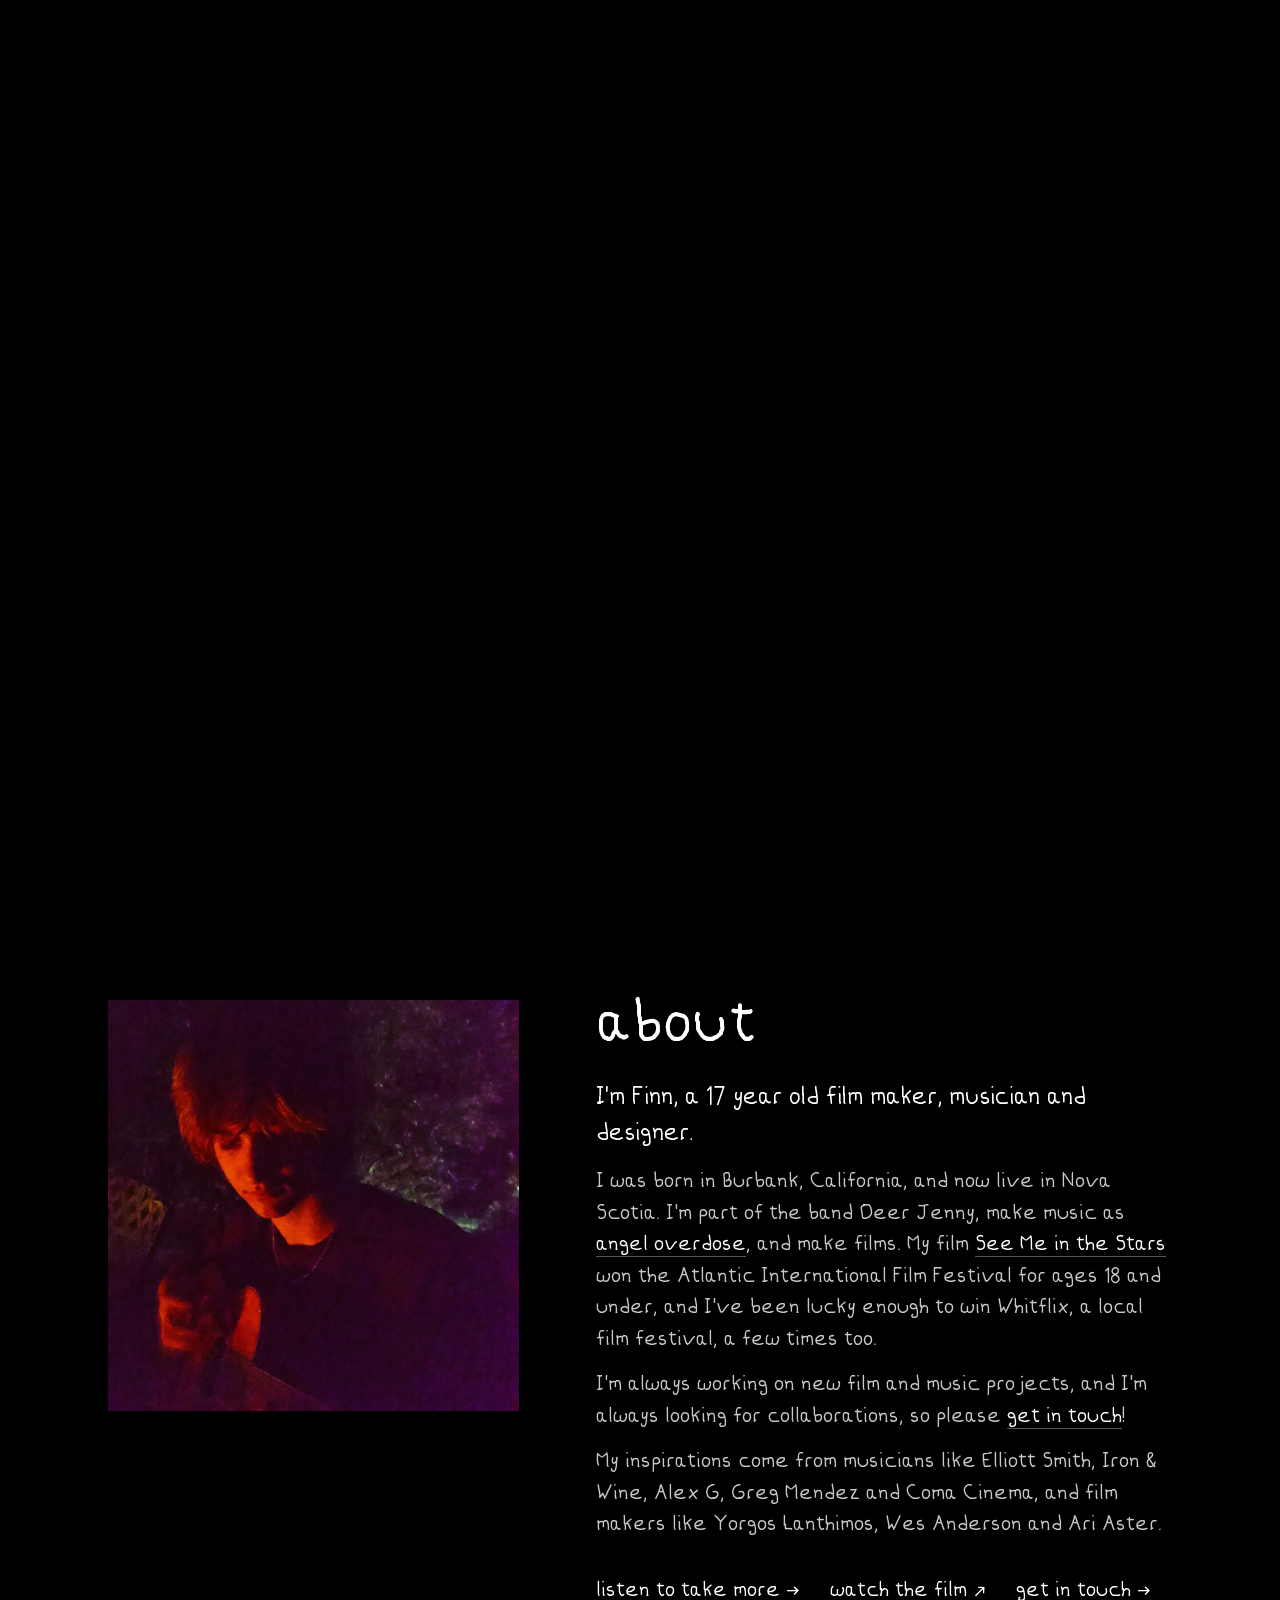
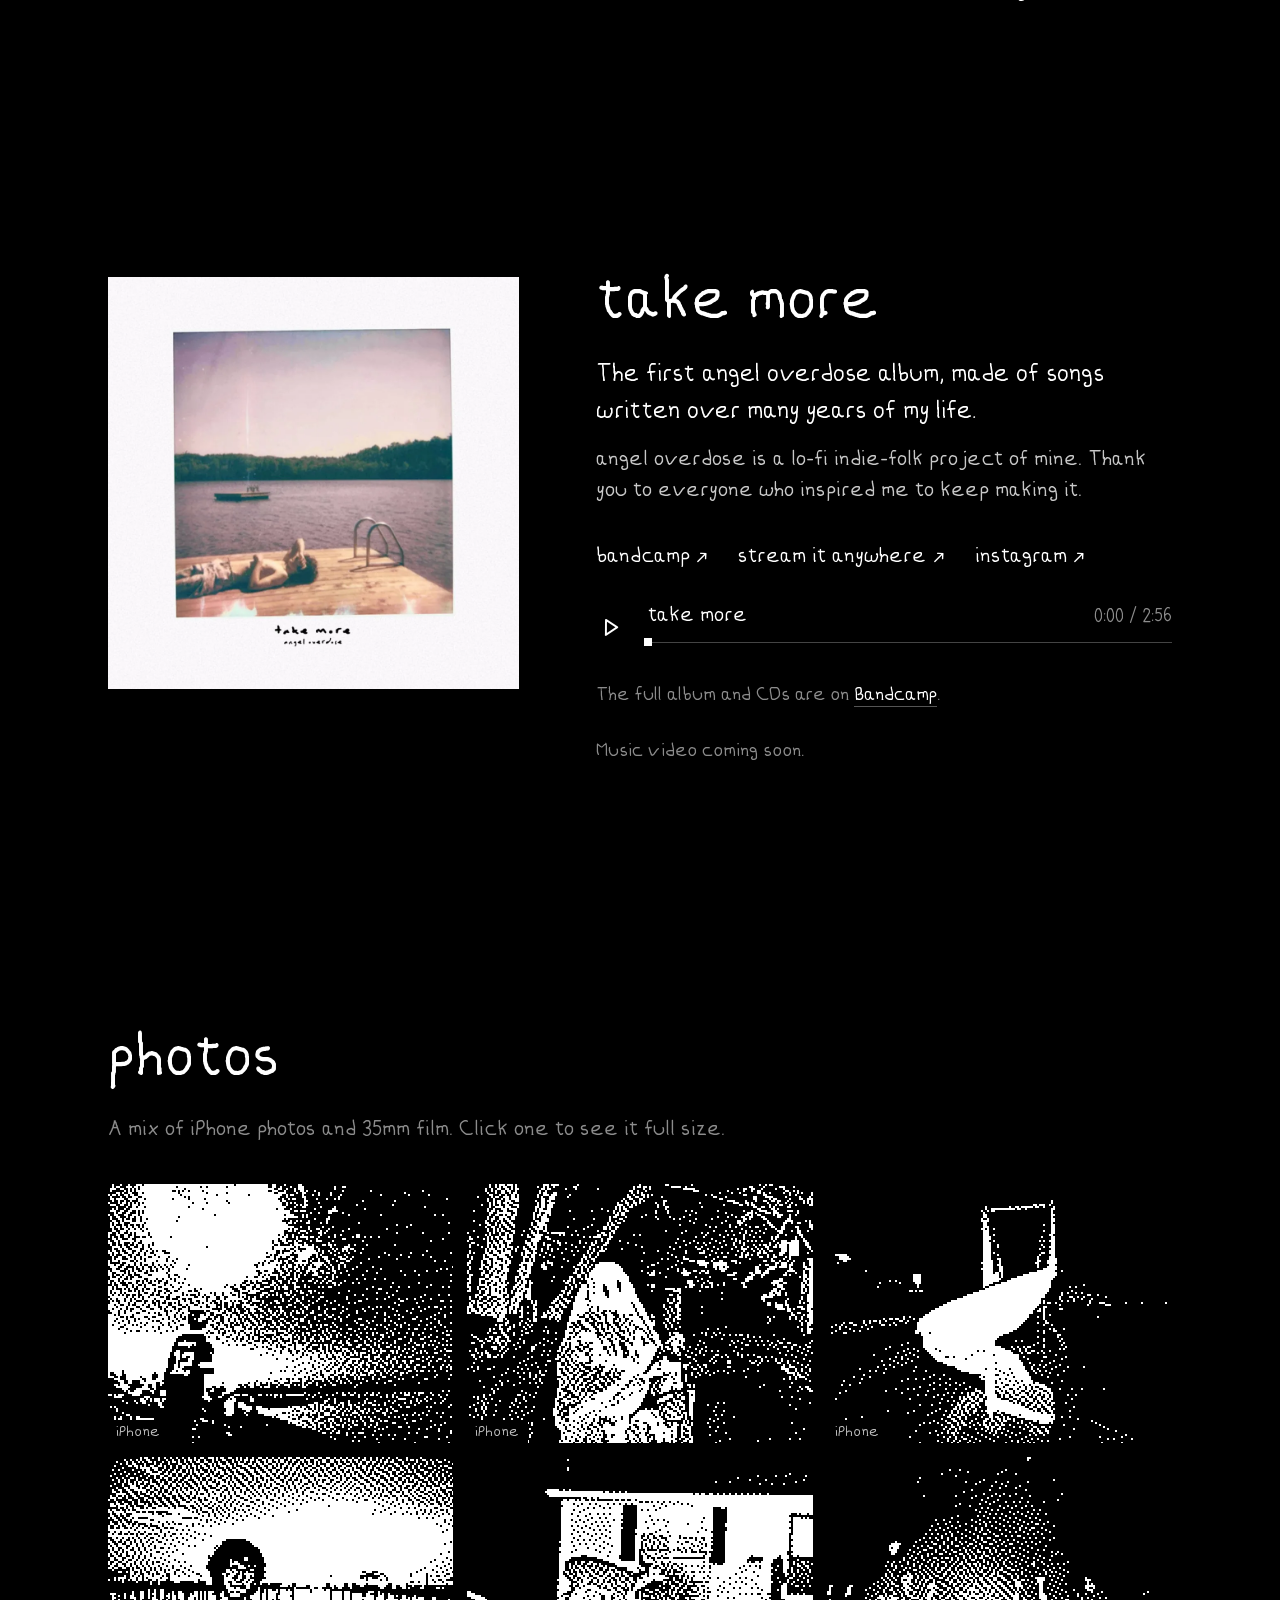
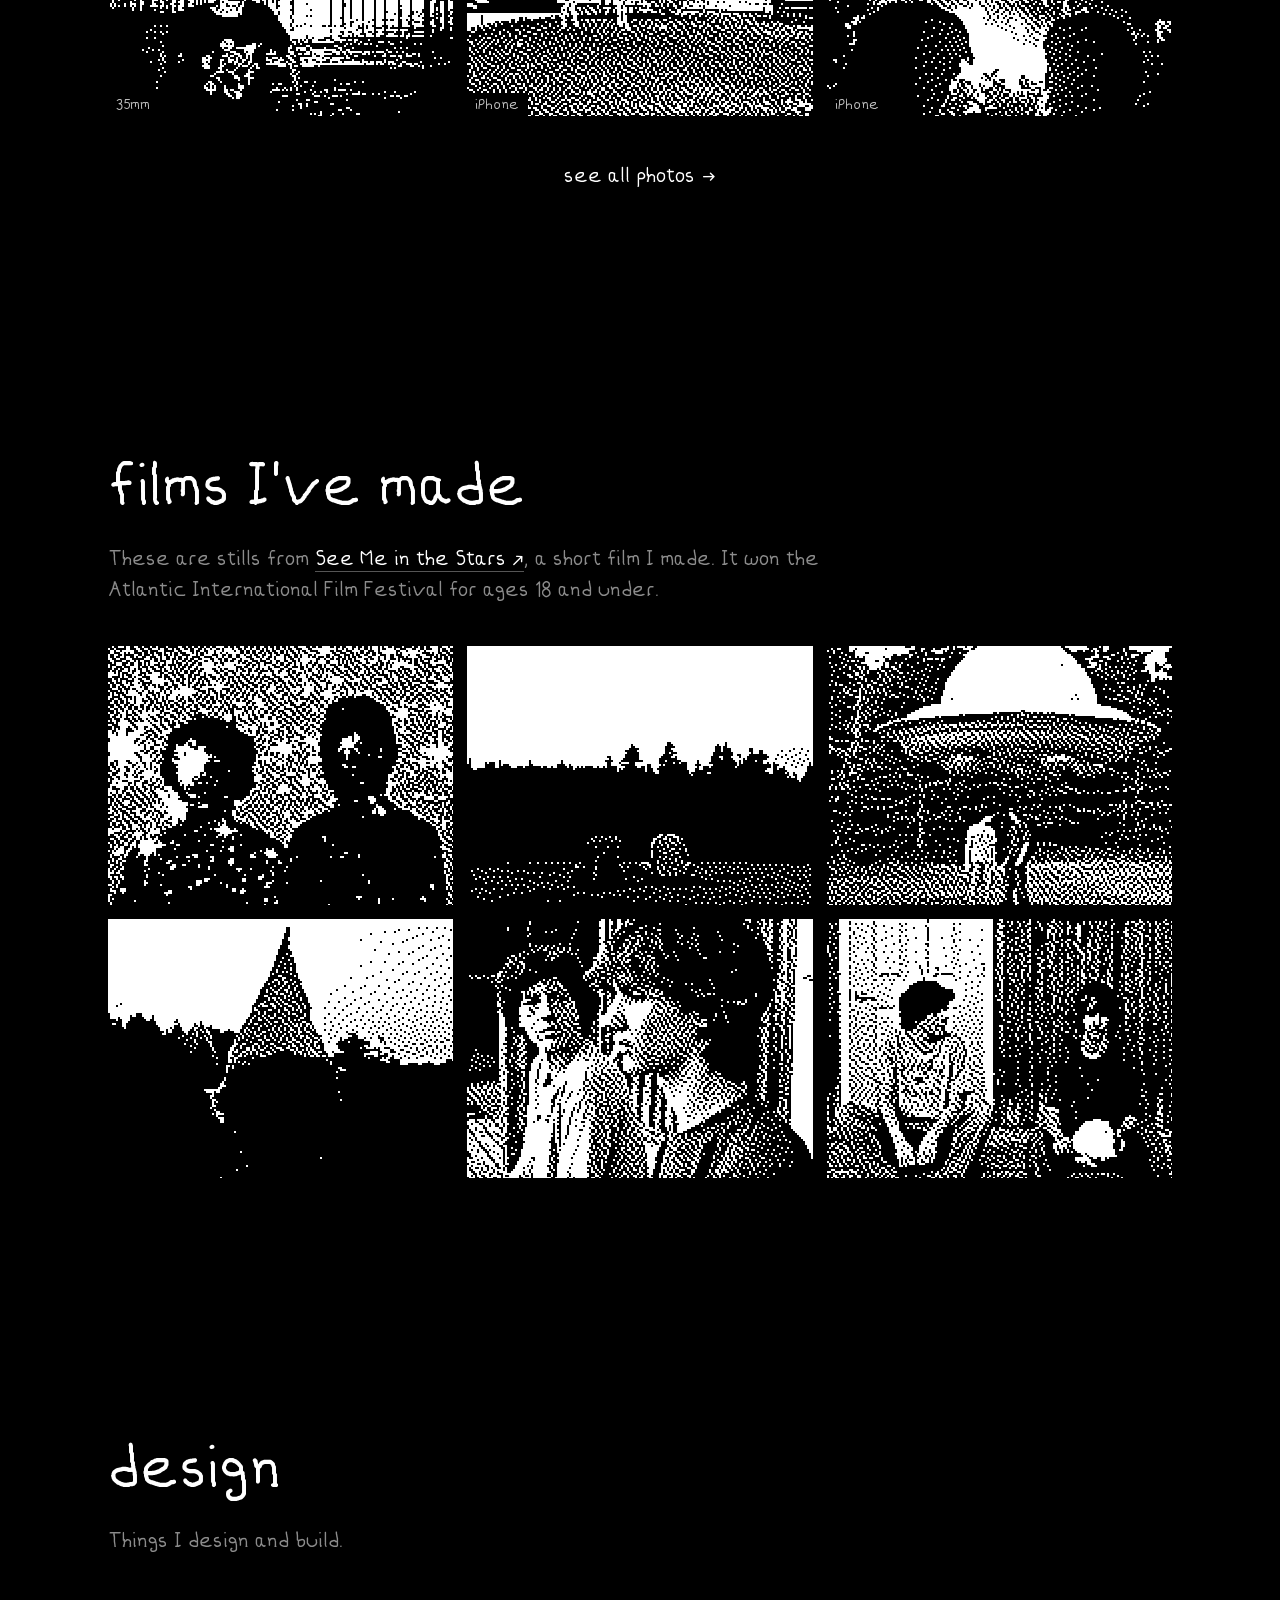
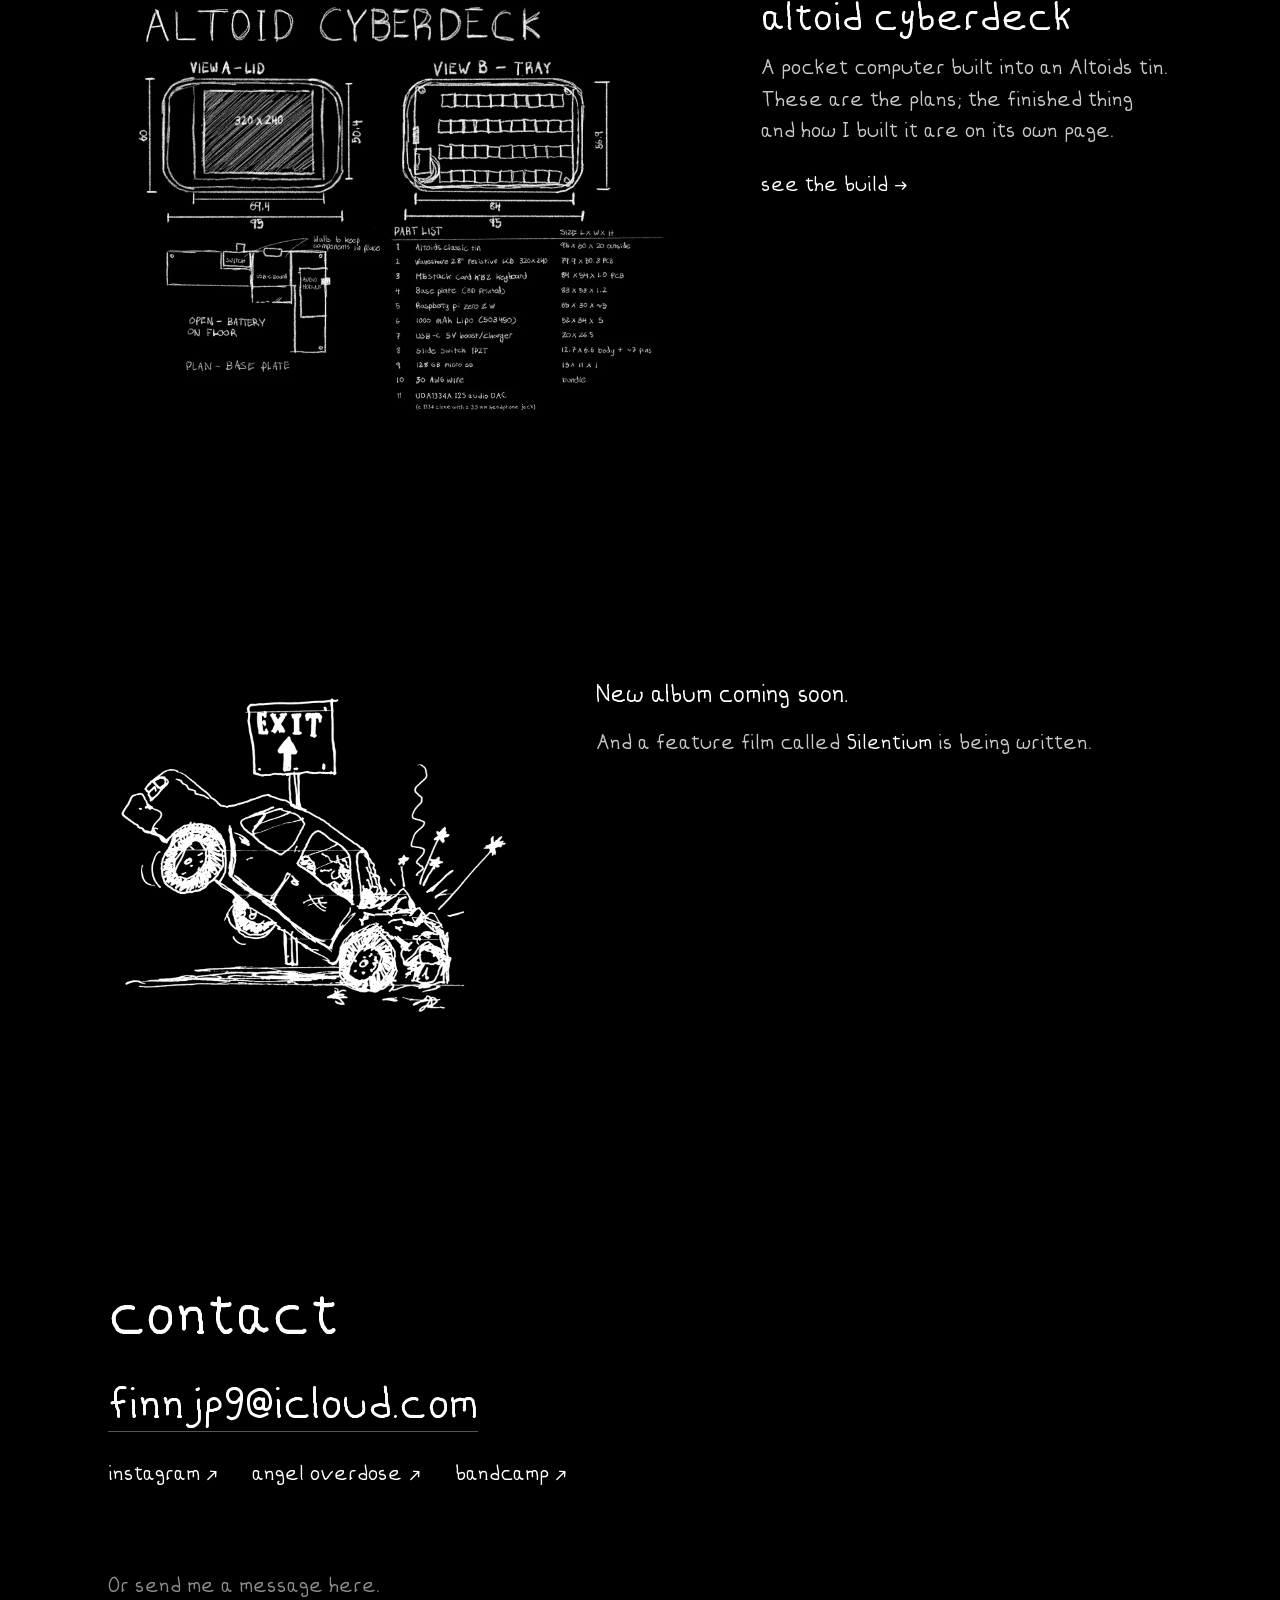
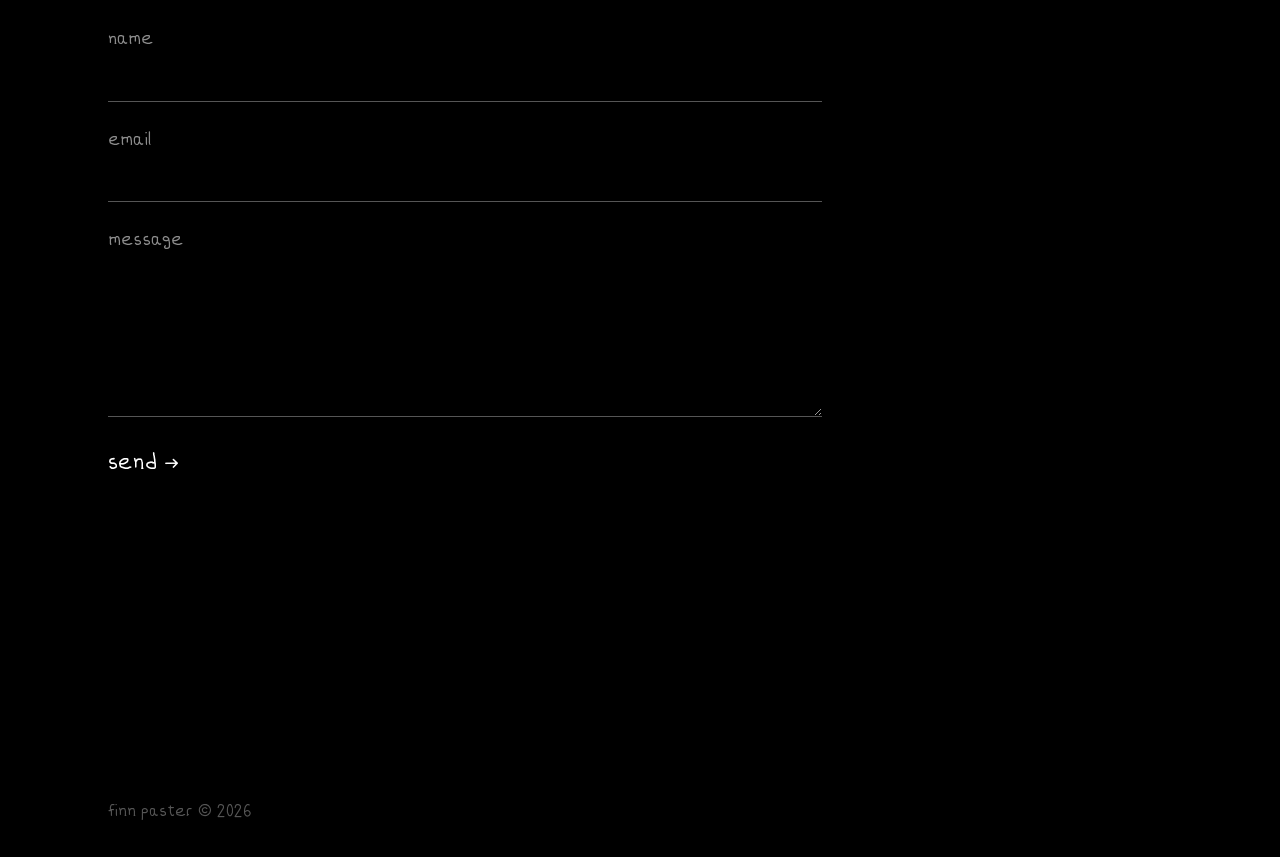
<file: design/index.html>
<!doctype html>
<html lang="en">
<head>
  <meta charset="utf-8">
  <title>finn paster</title>
  <!-- this address is from the old site: it forwards to the same thing on the new one -->
  <meta name="robots" content="noindex">
  <link rel="canonical" href="https://finnpaster.com/#design">
  <meta http-equiv="refresh" content="0; url=/#design">
  <script>location.replace('/#design')</script>
  <style>body{background:#000;color:#aaa;font:18px/1.5 sans-serif;margin:40px}a{color:#fff}</style>
</head>
<body><p>This page has moved: <a href="/#design">finnpaster.com/#design</a></p></body>
</html>
</file>
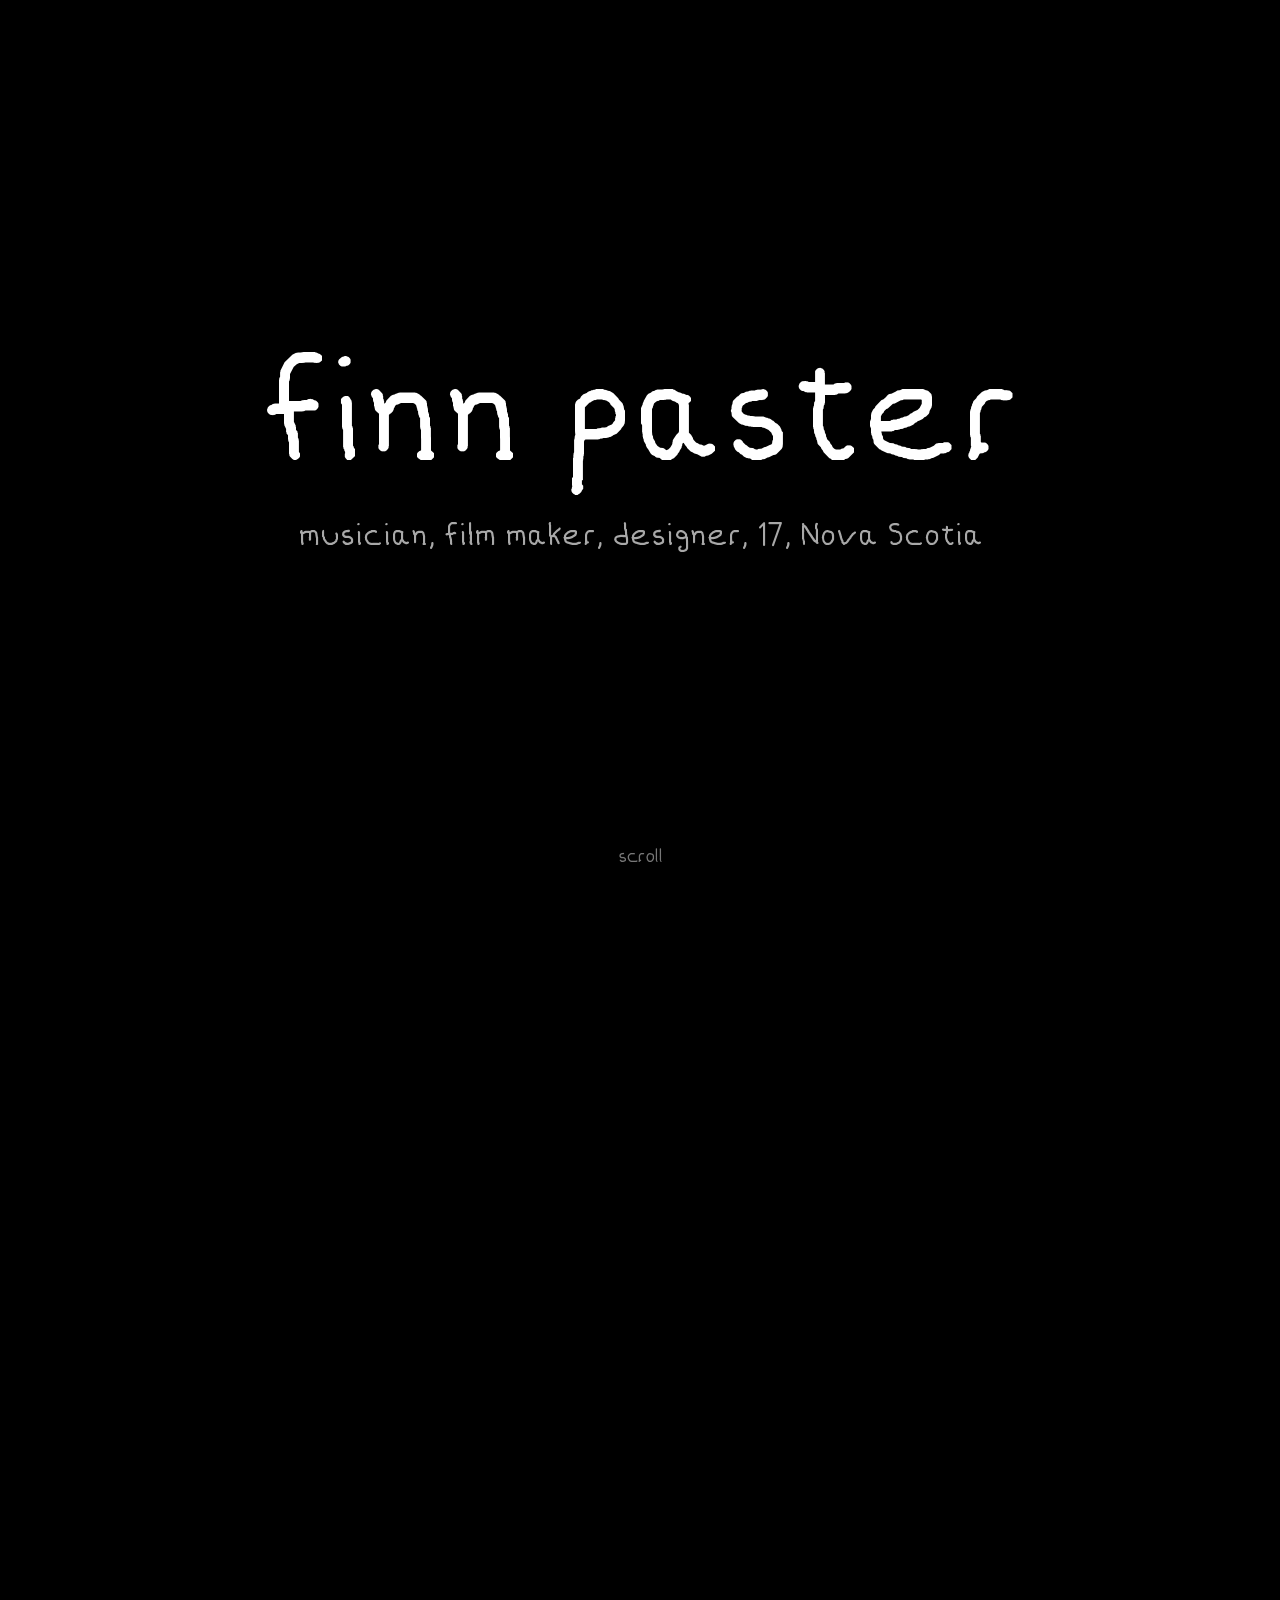
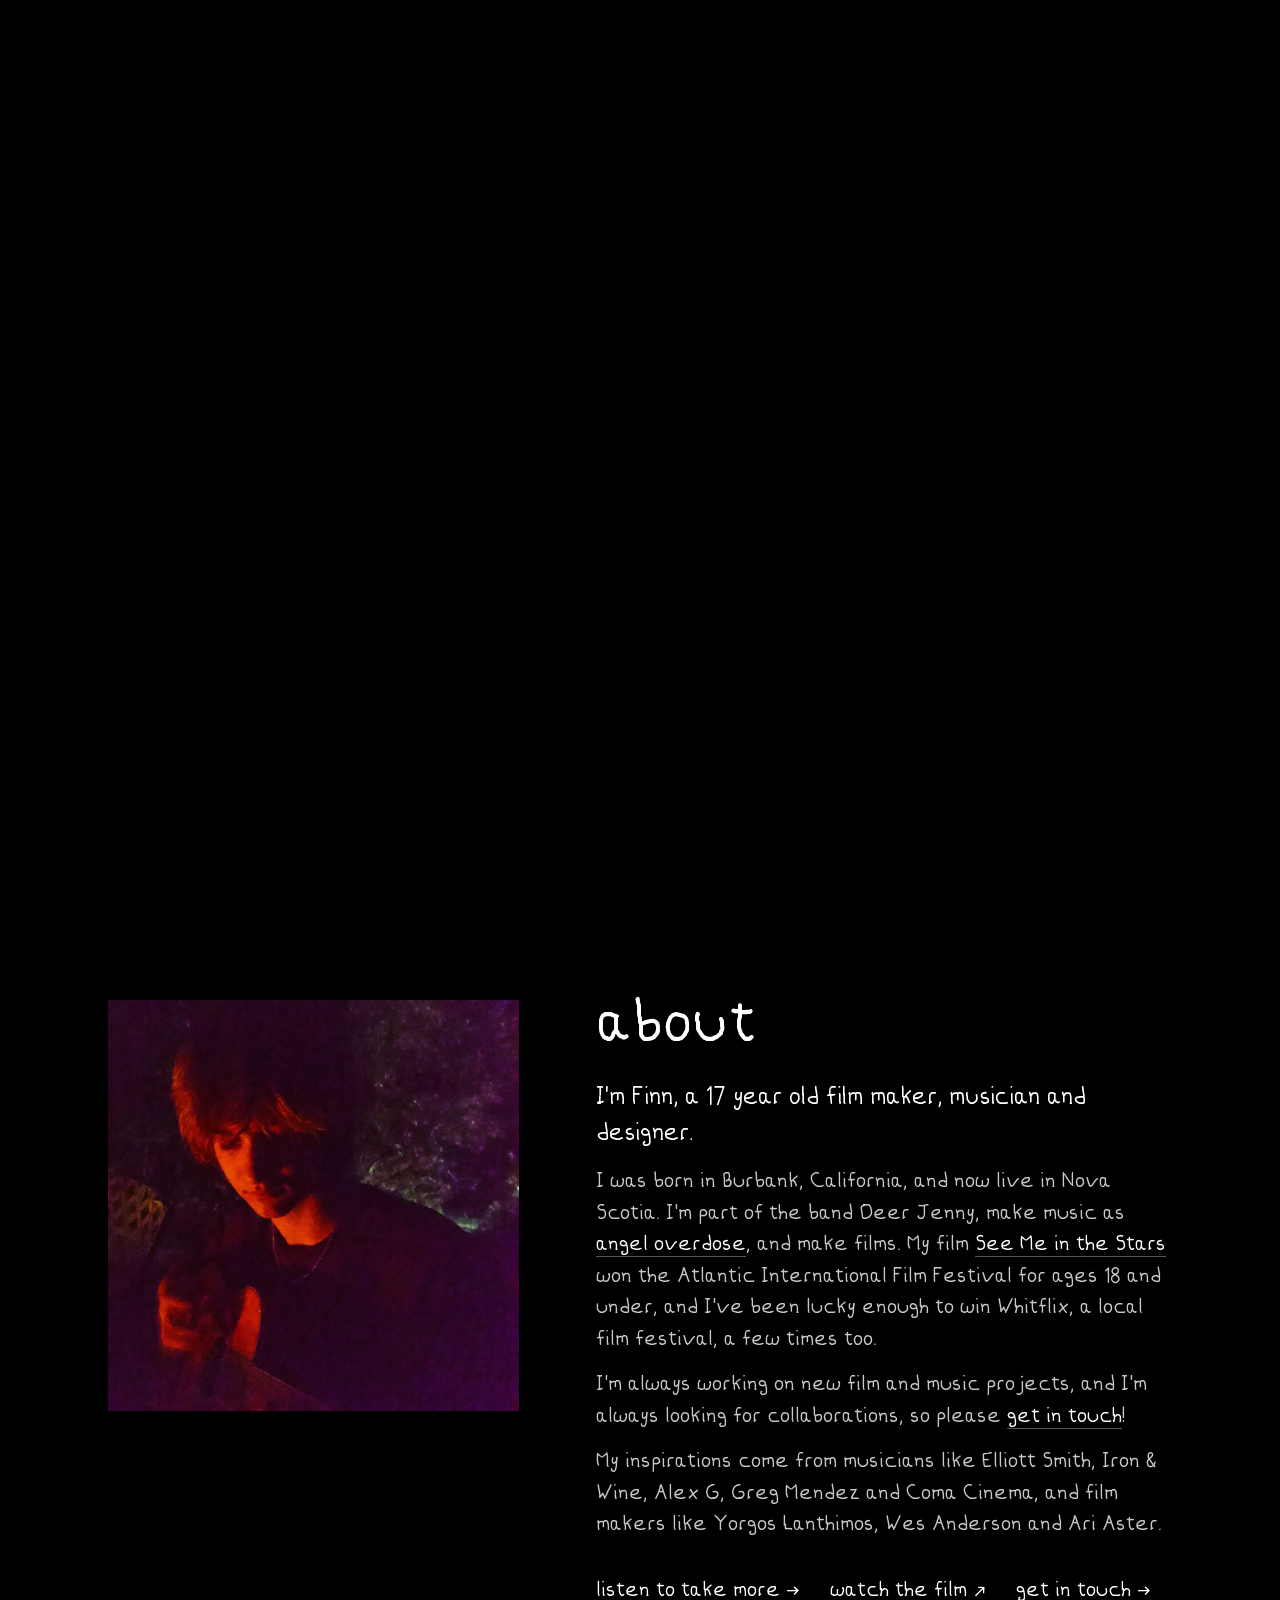
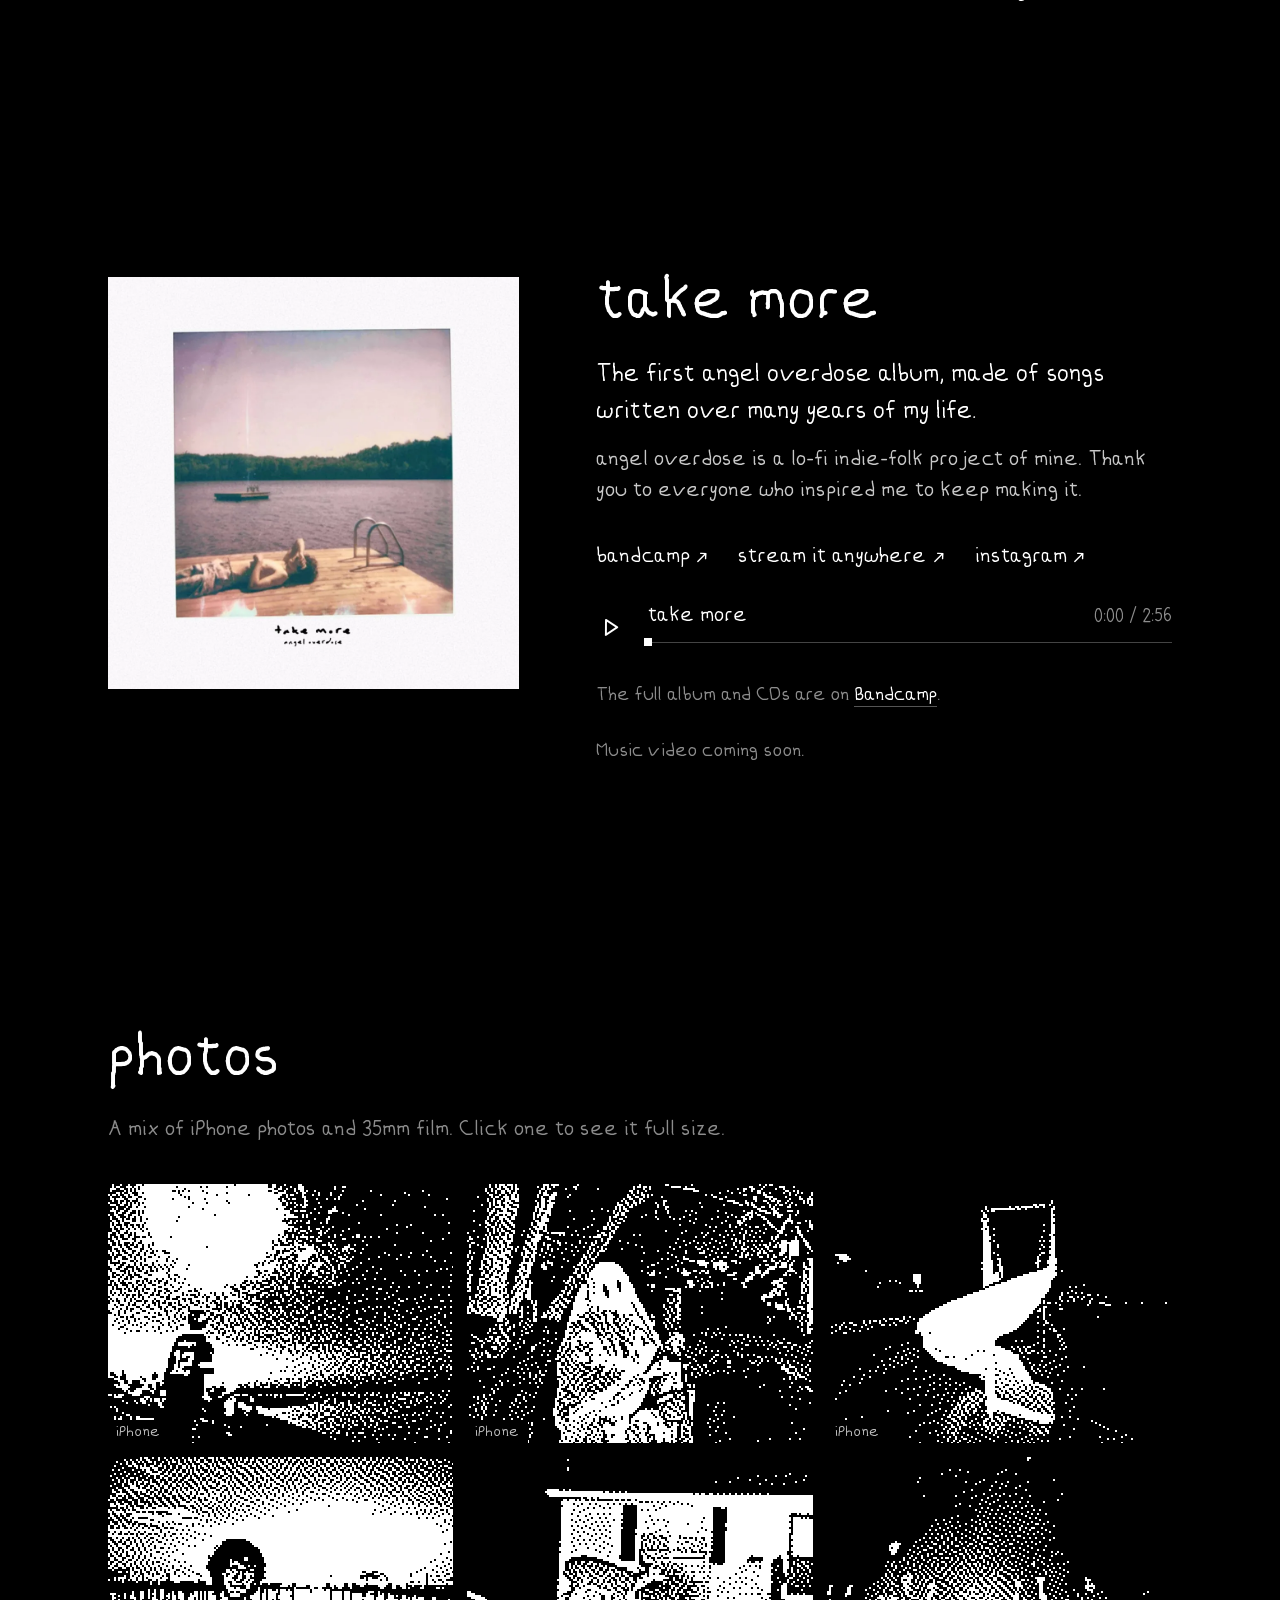
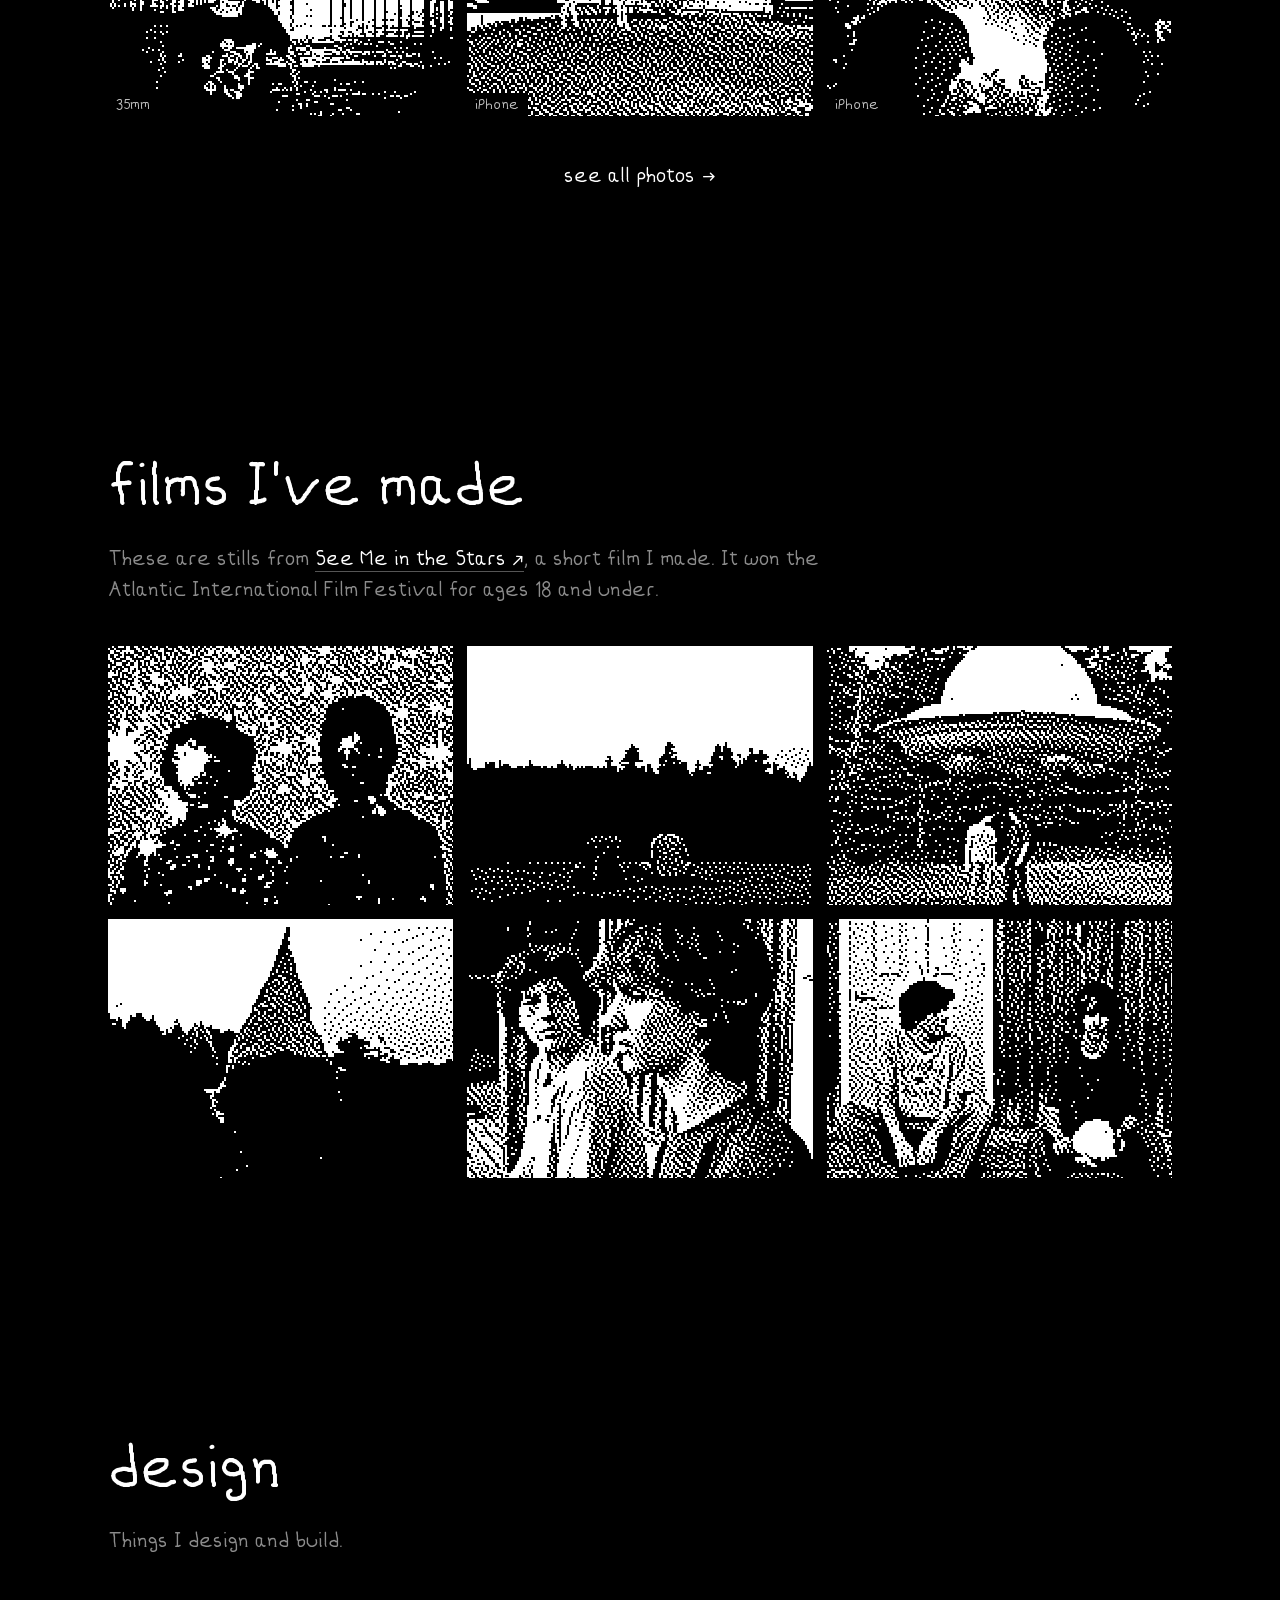
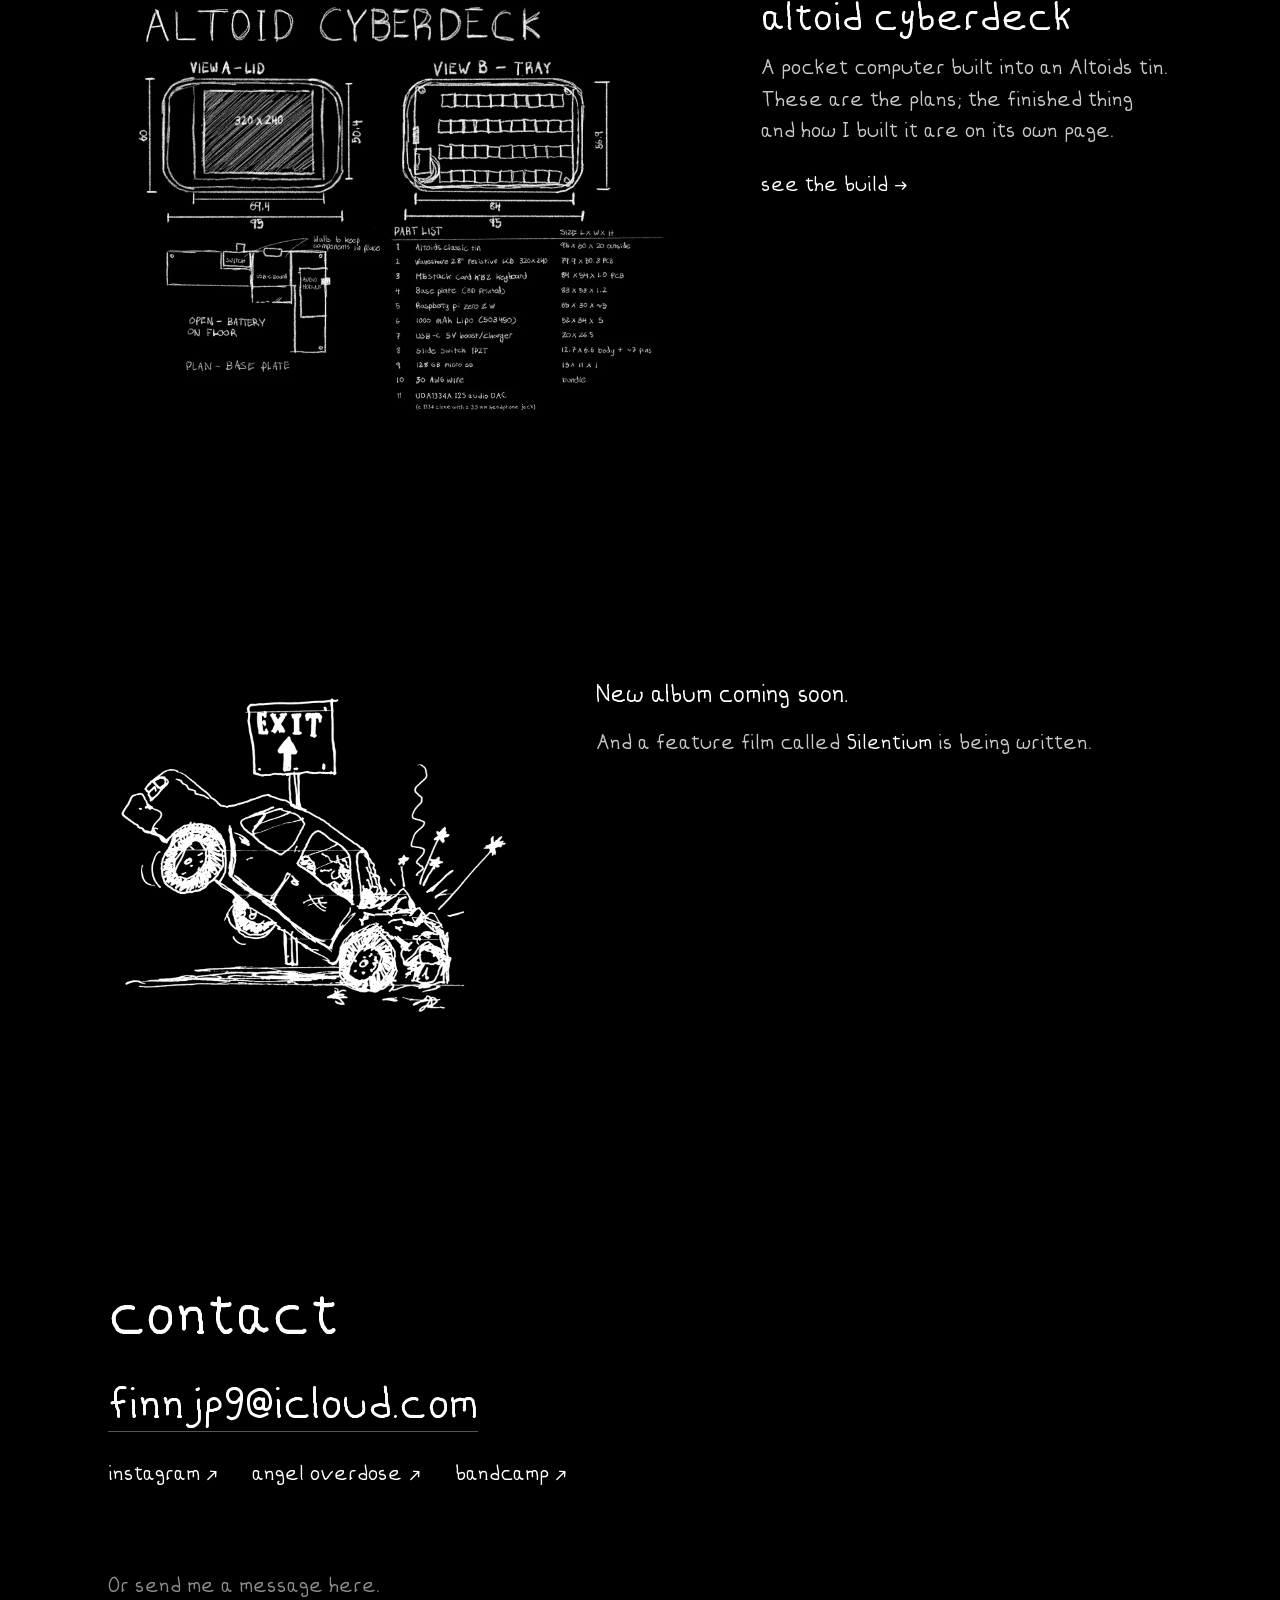
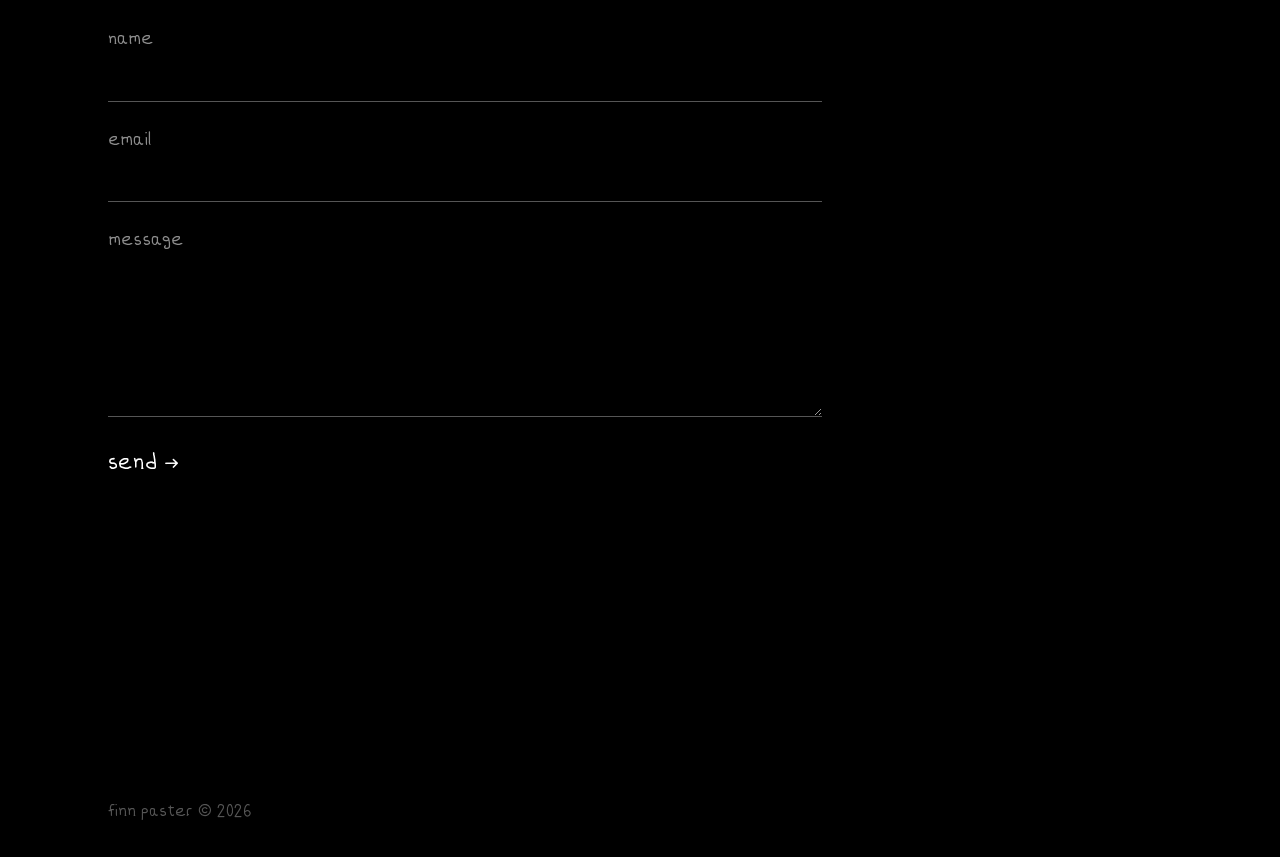
<file: film/index.html>
<!doctype html>
<html lang="en">
<head>
  <meta charset="utf-8">
  <title>finn paster</title>
  <!-- this address is from the old site: it forwards to the same thing on the new one -->
  <meta name="robots" content="noindex">
  <link rel="canonical" href="https://finnpaster.com/#film">
  <meta http-equiv="refresh" content="0; url=/#film">
  <script>location.replace('/#film')</script>
  <style>body{background:#000;color:#aaa;font:18px/1.5 sans-serif;margin:40px}a{color:#fff}</style>
</head>
<body><p>This page has moved: <a href="/#film">finnpaster.com/#film</a></p></body>
</html>
</file>
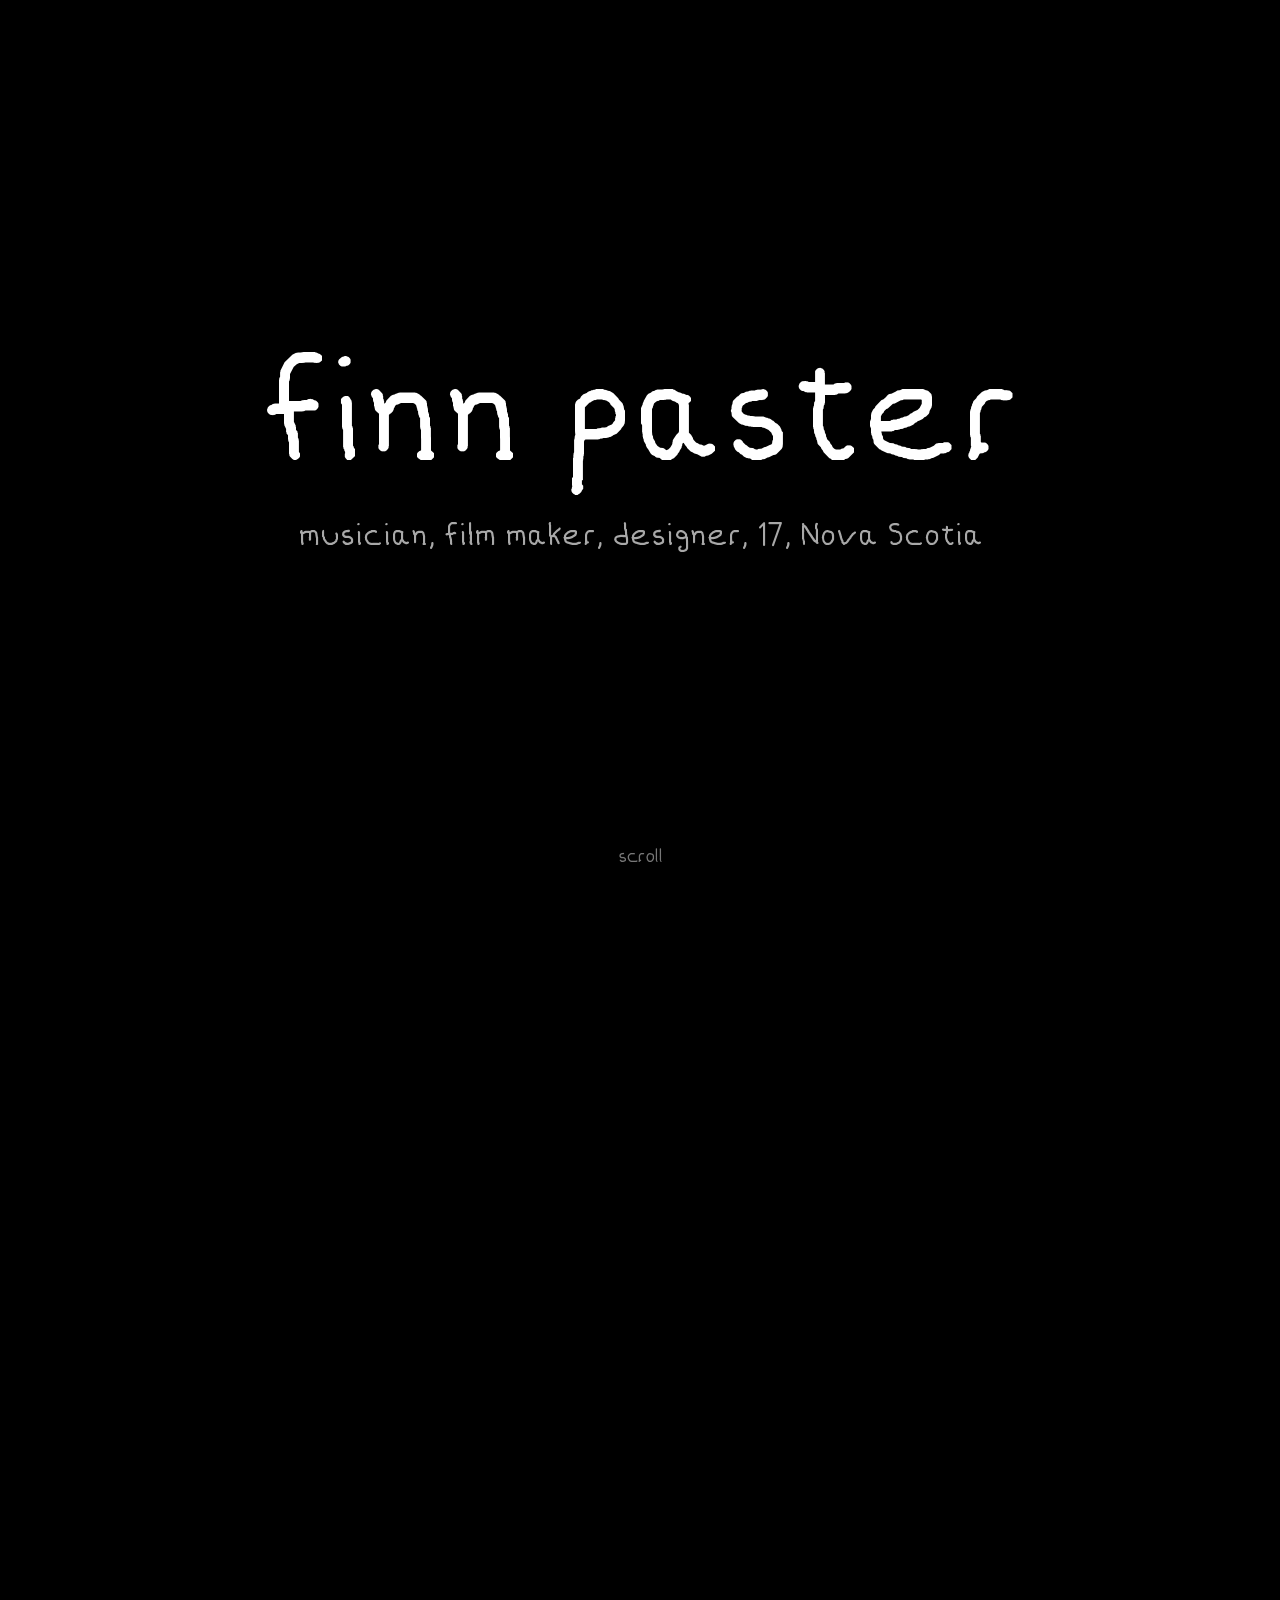
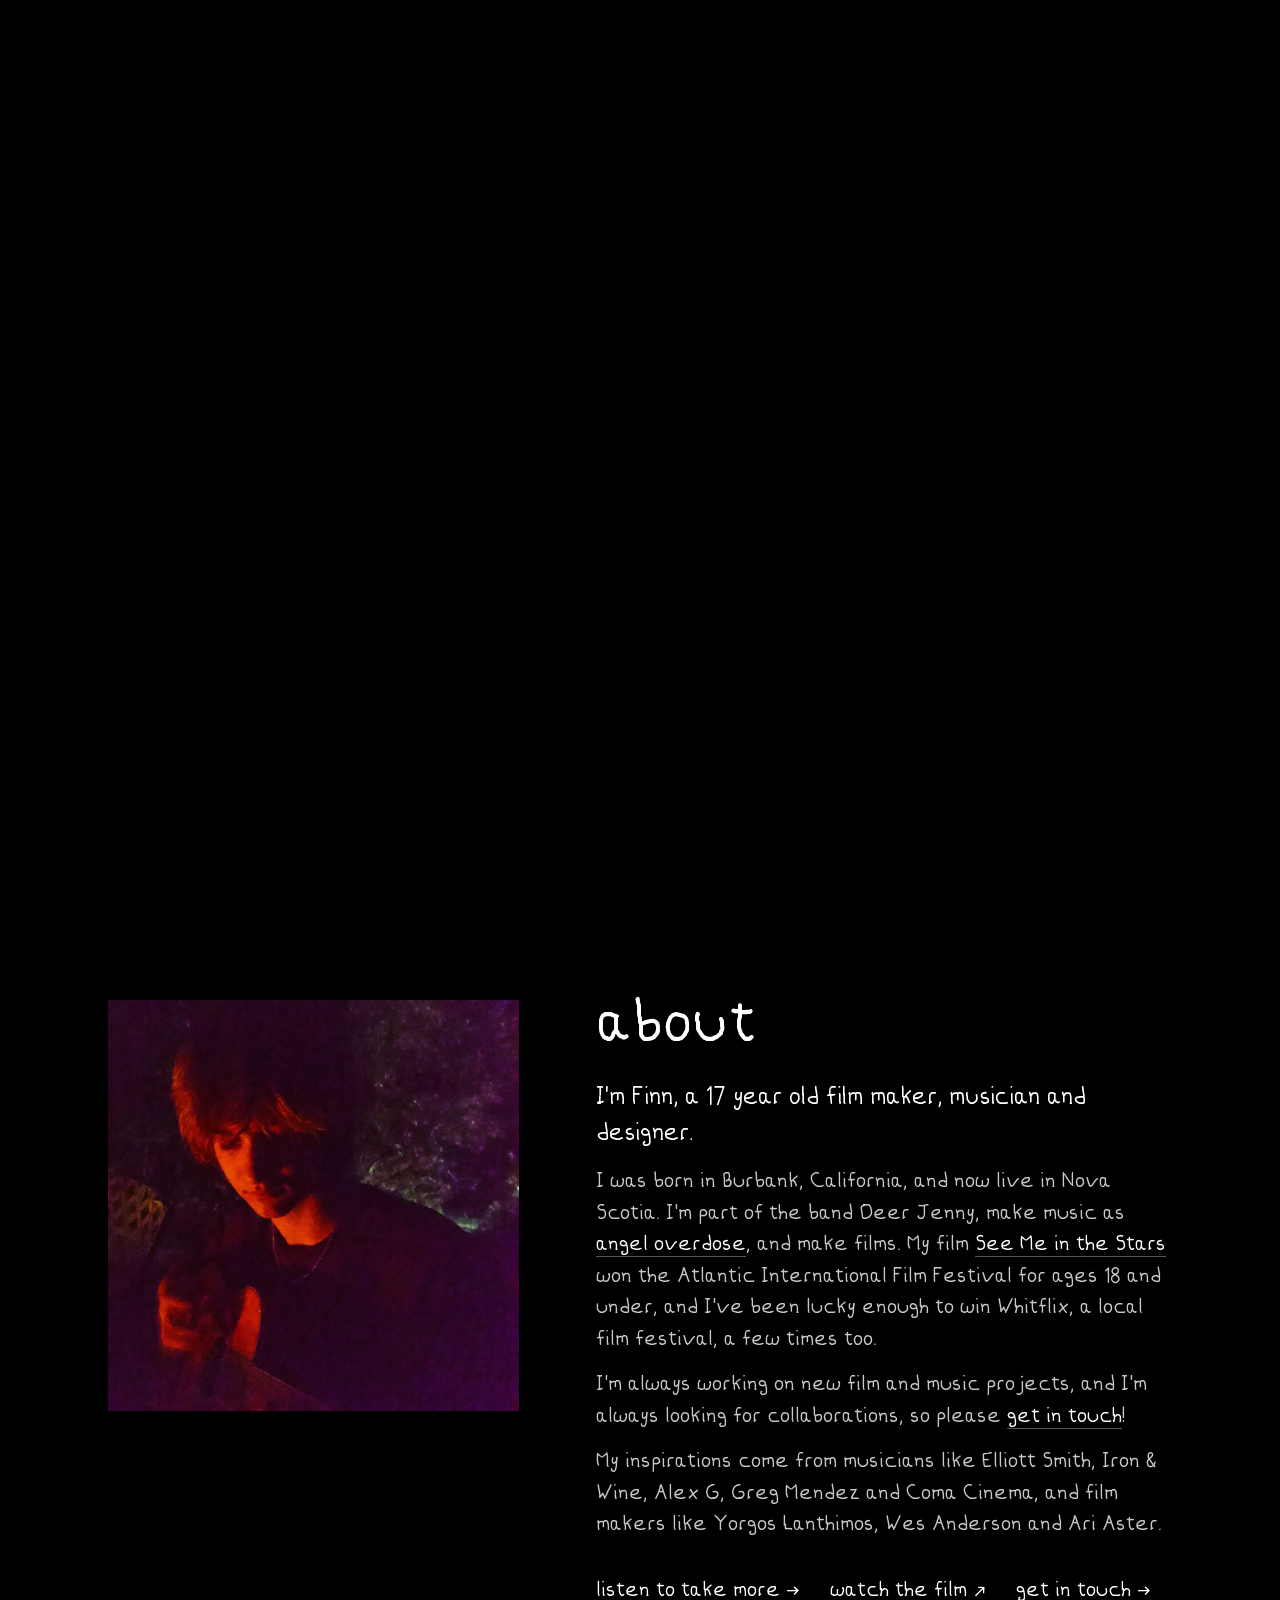
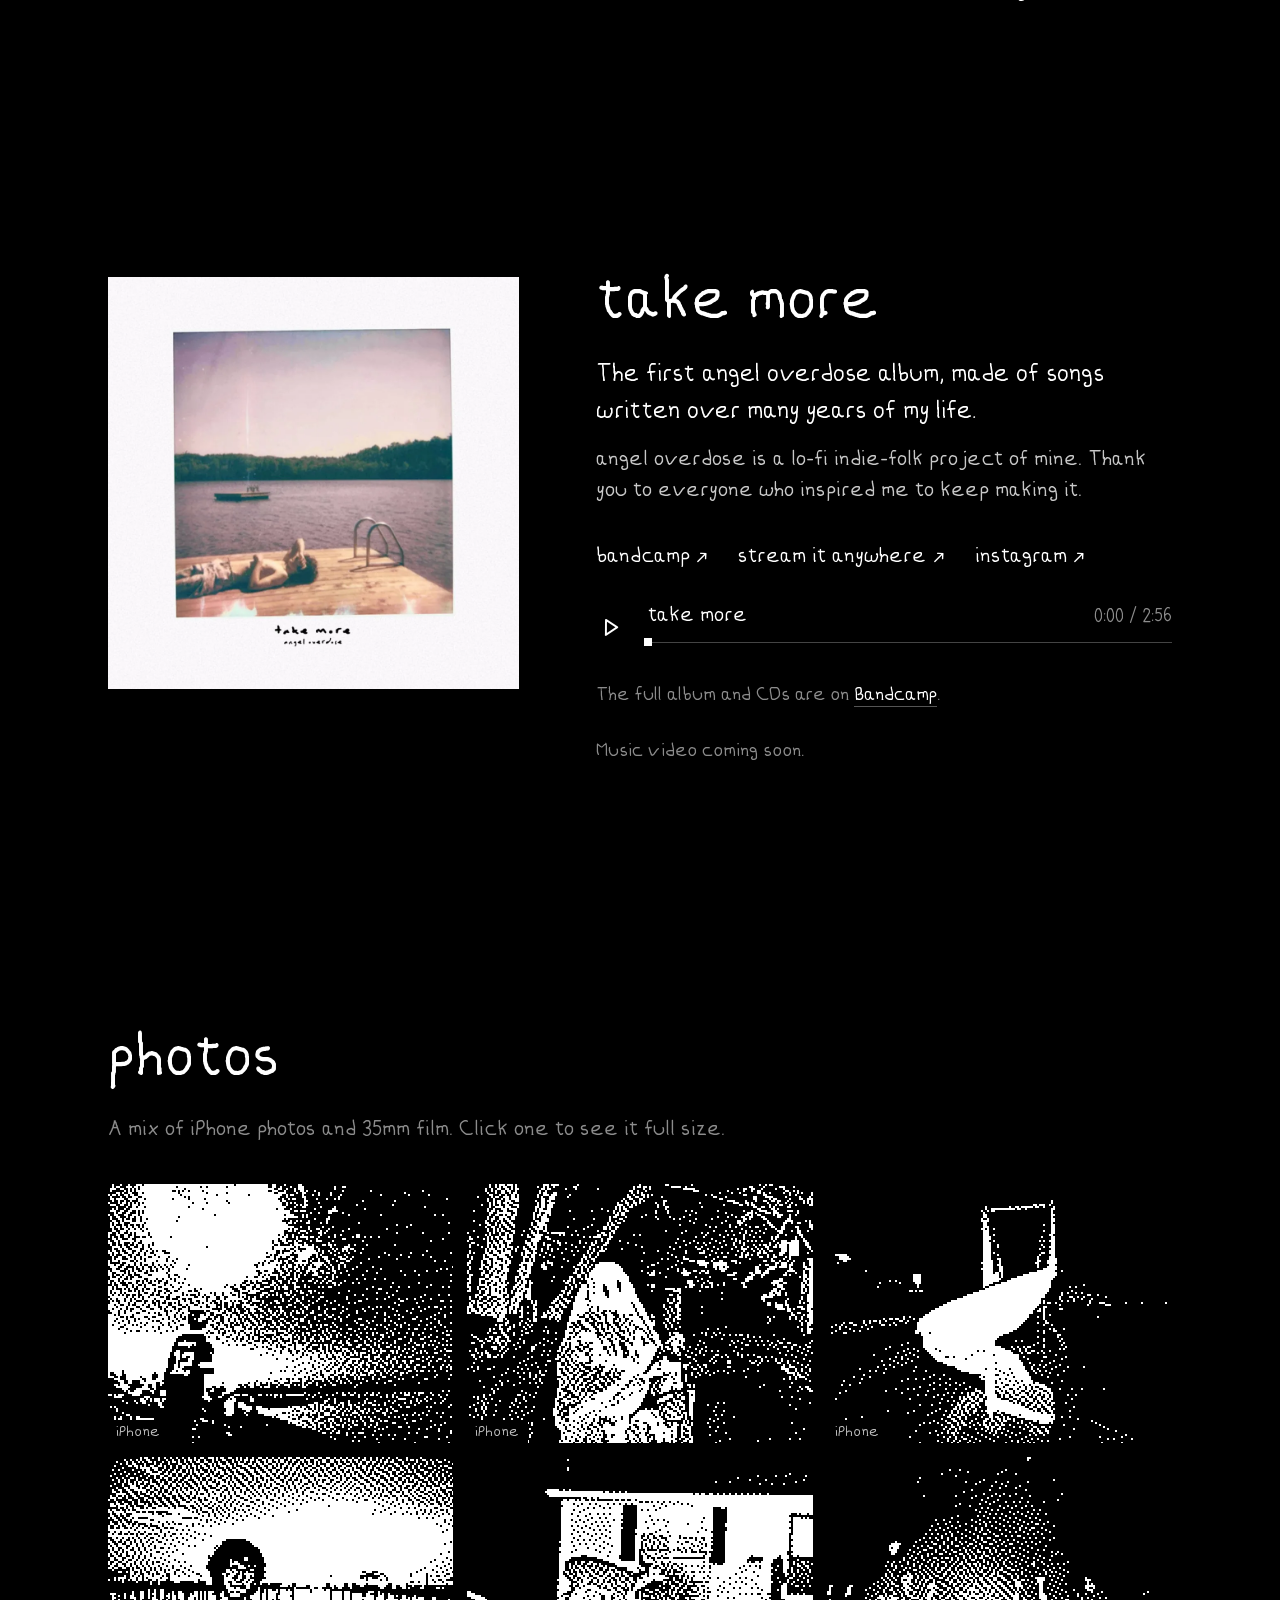
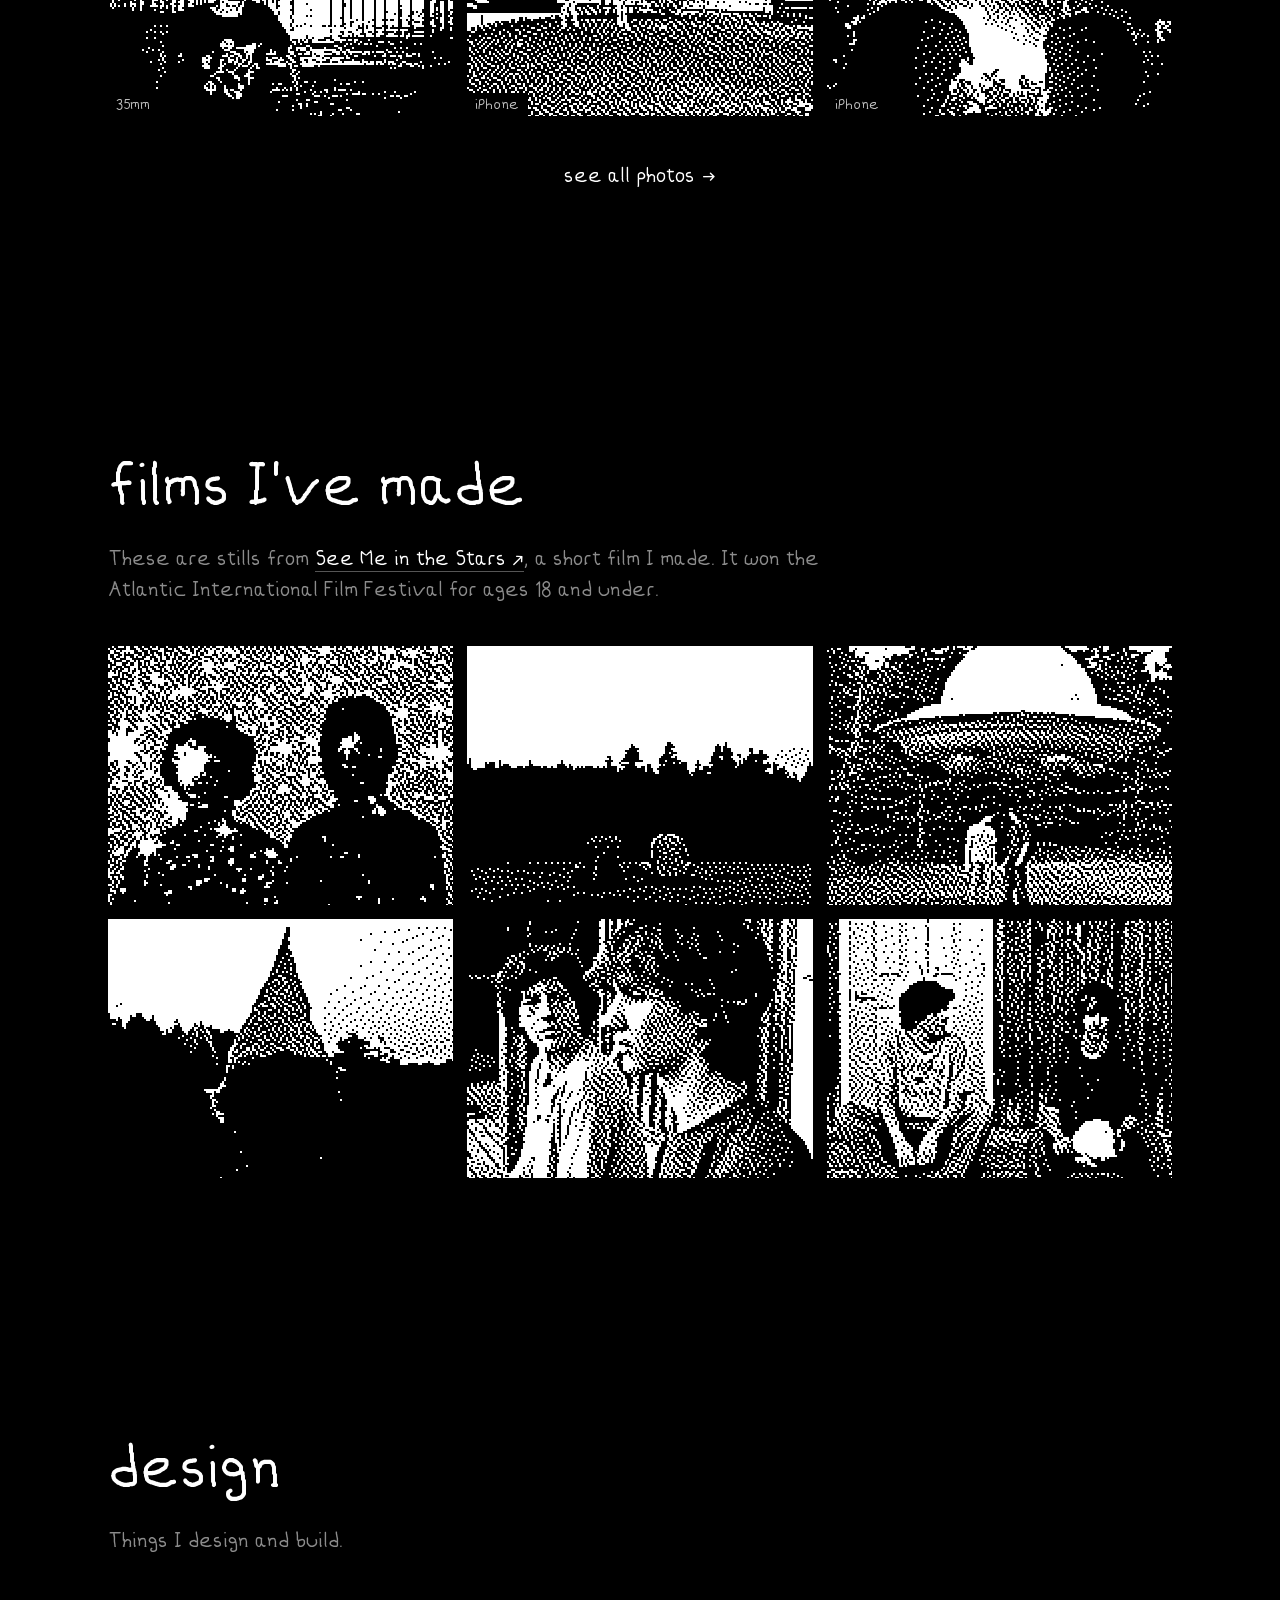
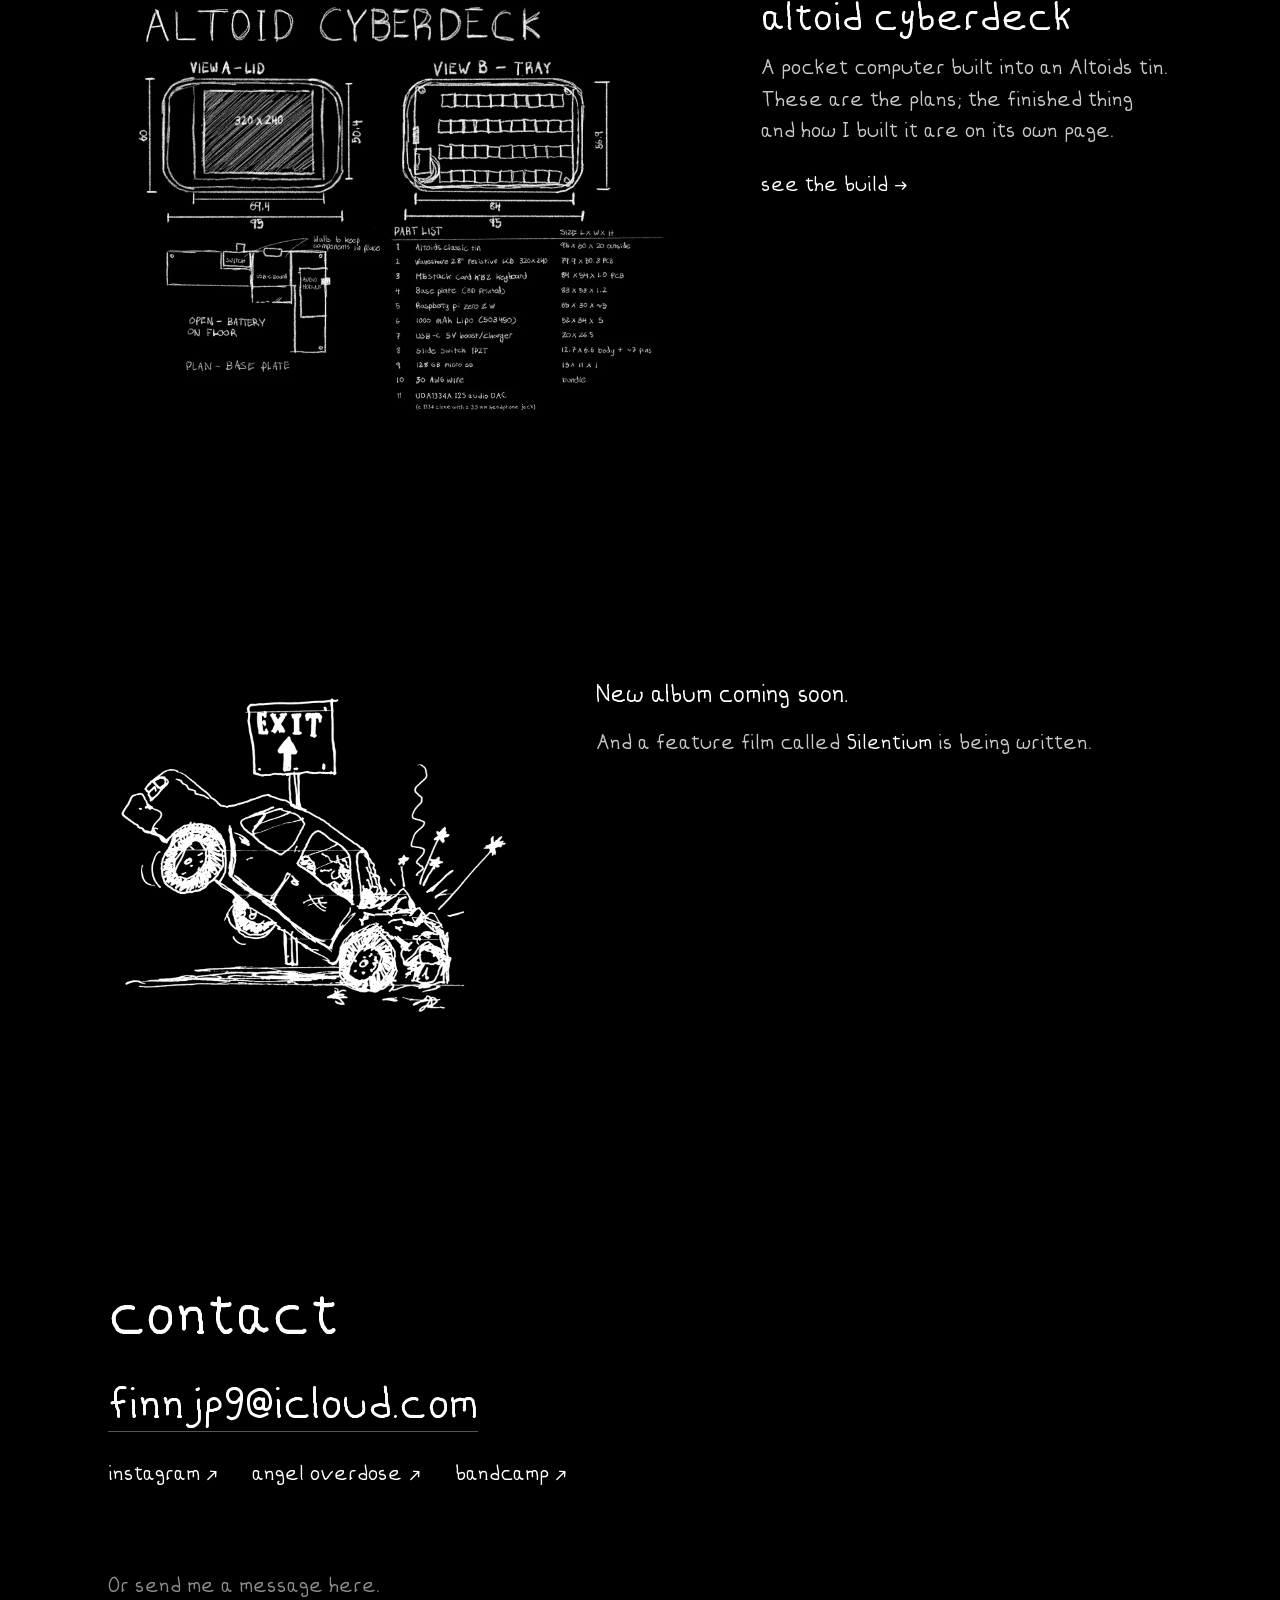
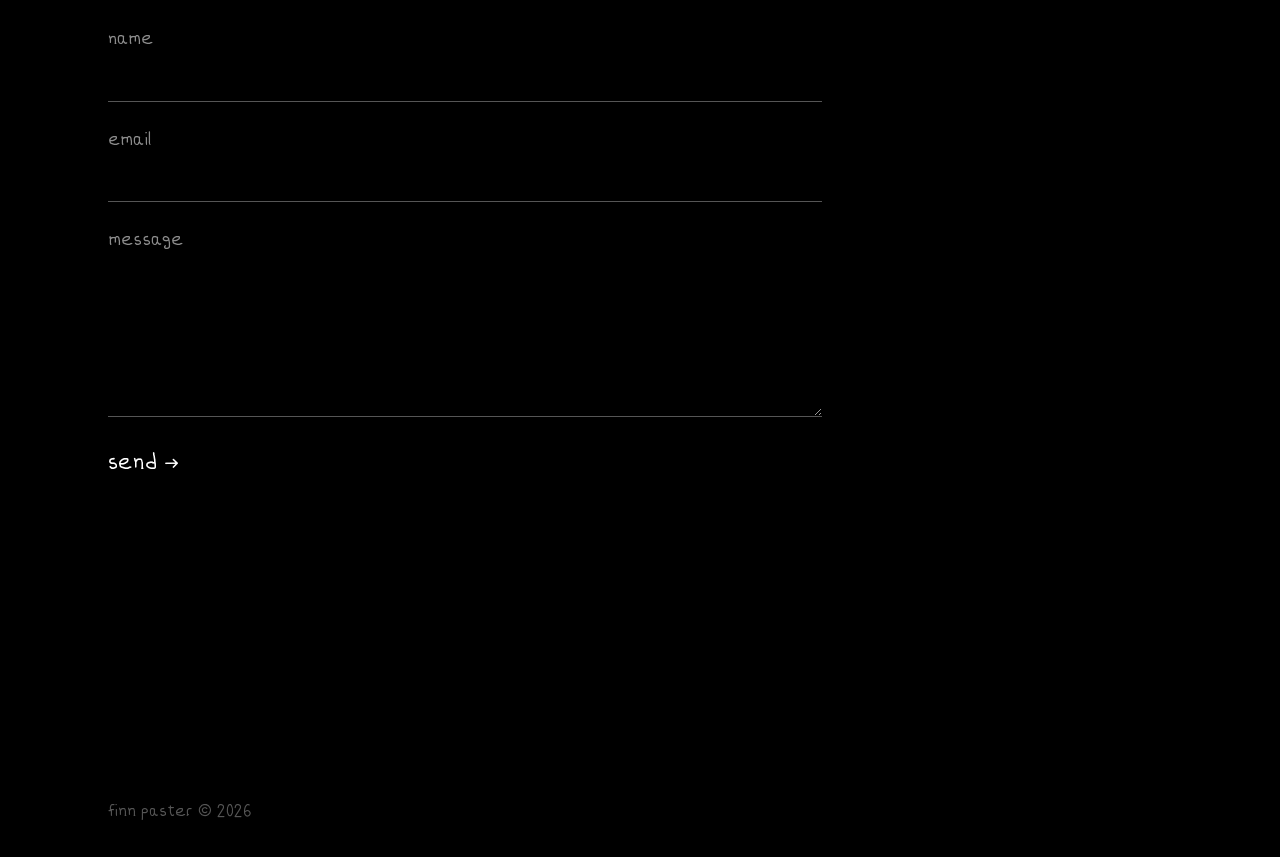
<file: music/index.html>
<!doctype html>
<html lang="en">
<head>
  <meta charset="utf-8">
  <title>finn paster</title>
  <!-- this address is from the old site: it forwards to the same thing on the new one -->
  <meta name="robots" content="noindex">
  <link rel="canonical" href="https://finnpaster.com/#music">
  <meta http-equiv="refresh" content="0; url=/#music">
  <script>location.replace('/#music')</script>
  <style>body{background:#000;color:#aaa;font:18px/1.5 sans-serif;margin:40px}a{color:#fff}</style>
</head>
<body><p>This page has moved: <a href="/#music">finnpaster.com/#music</a></p></body>
</html>
</file>
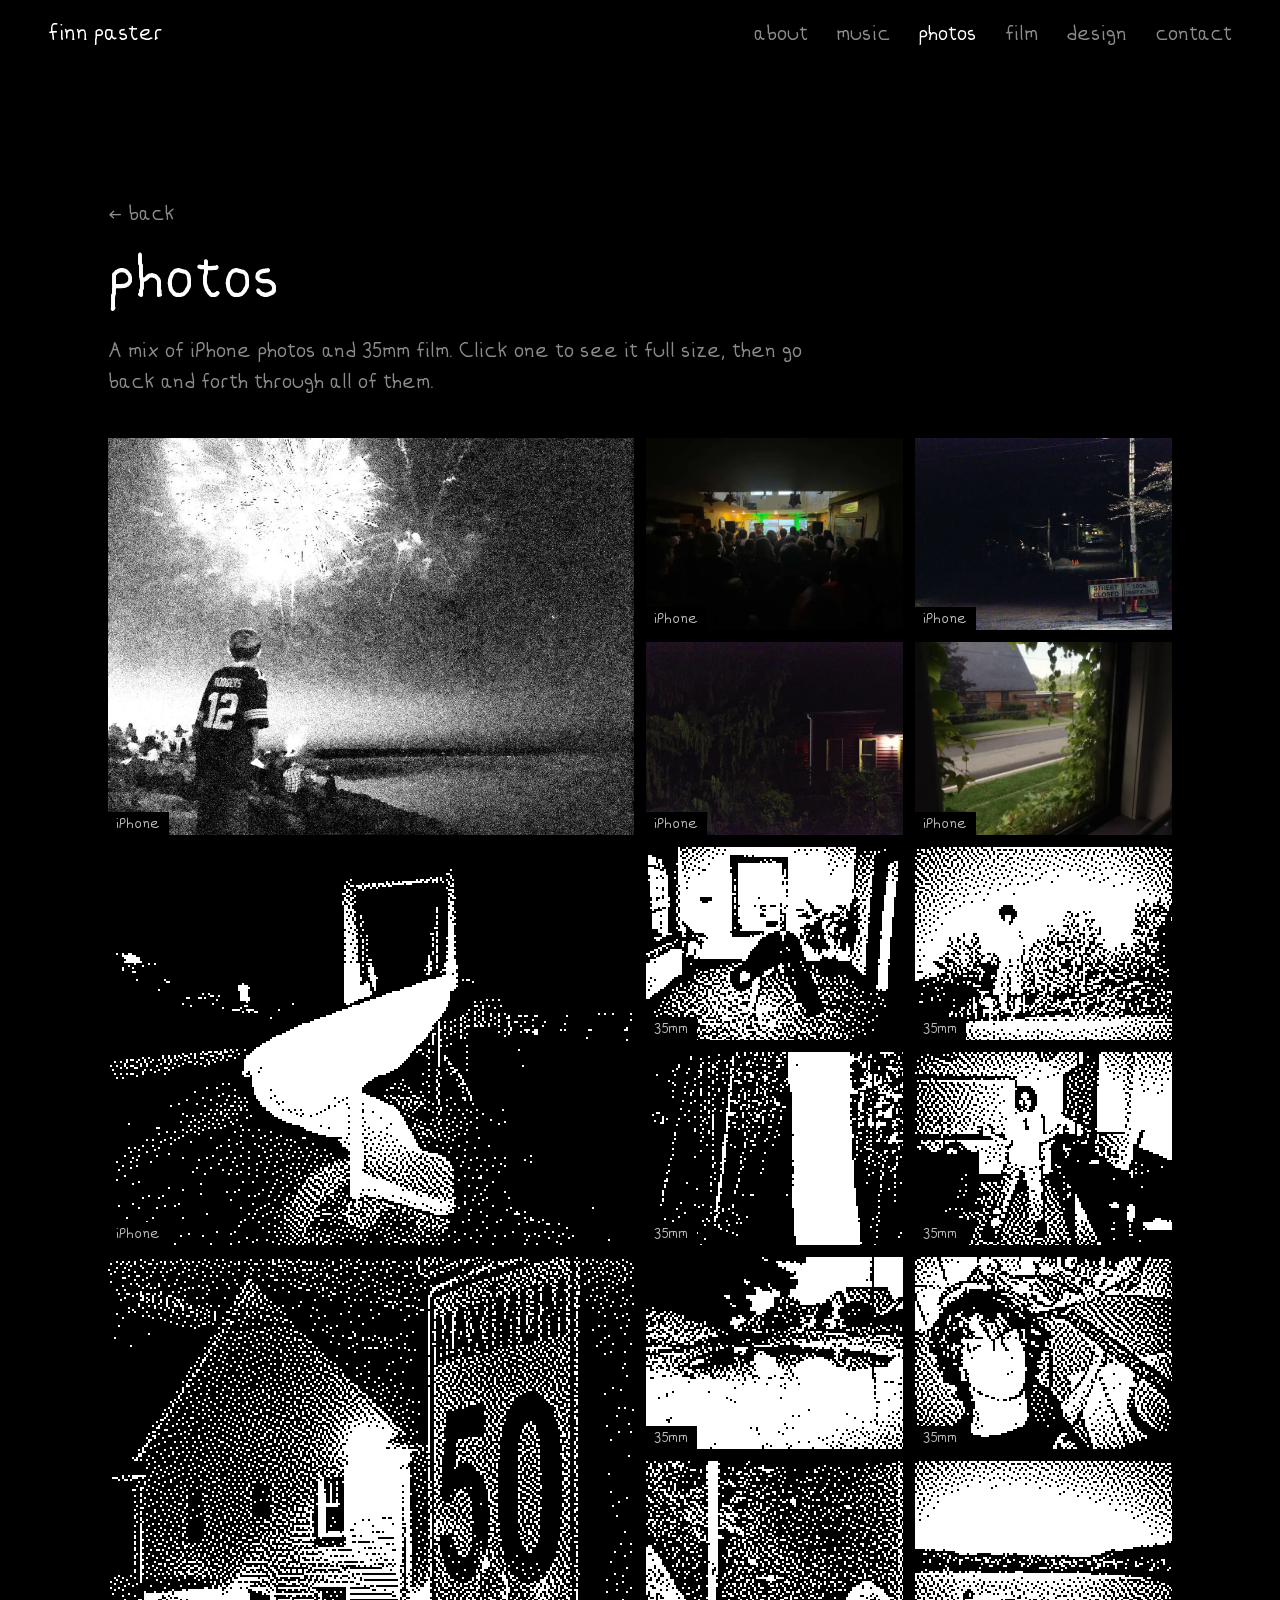
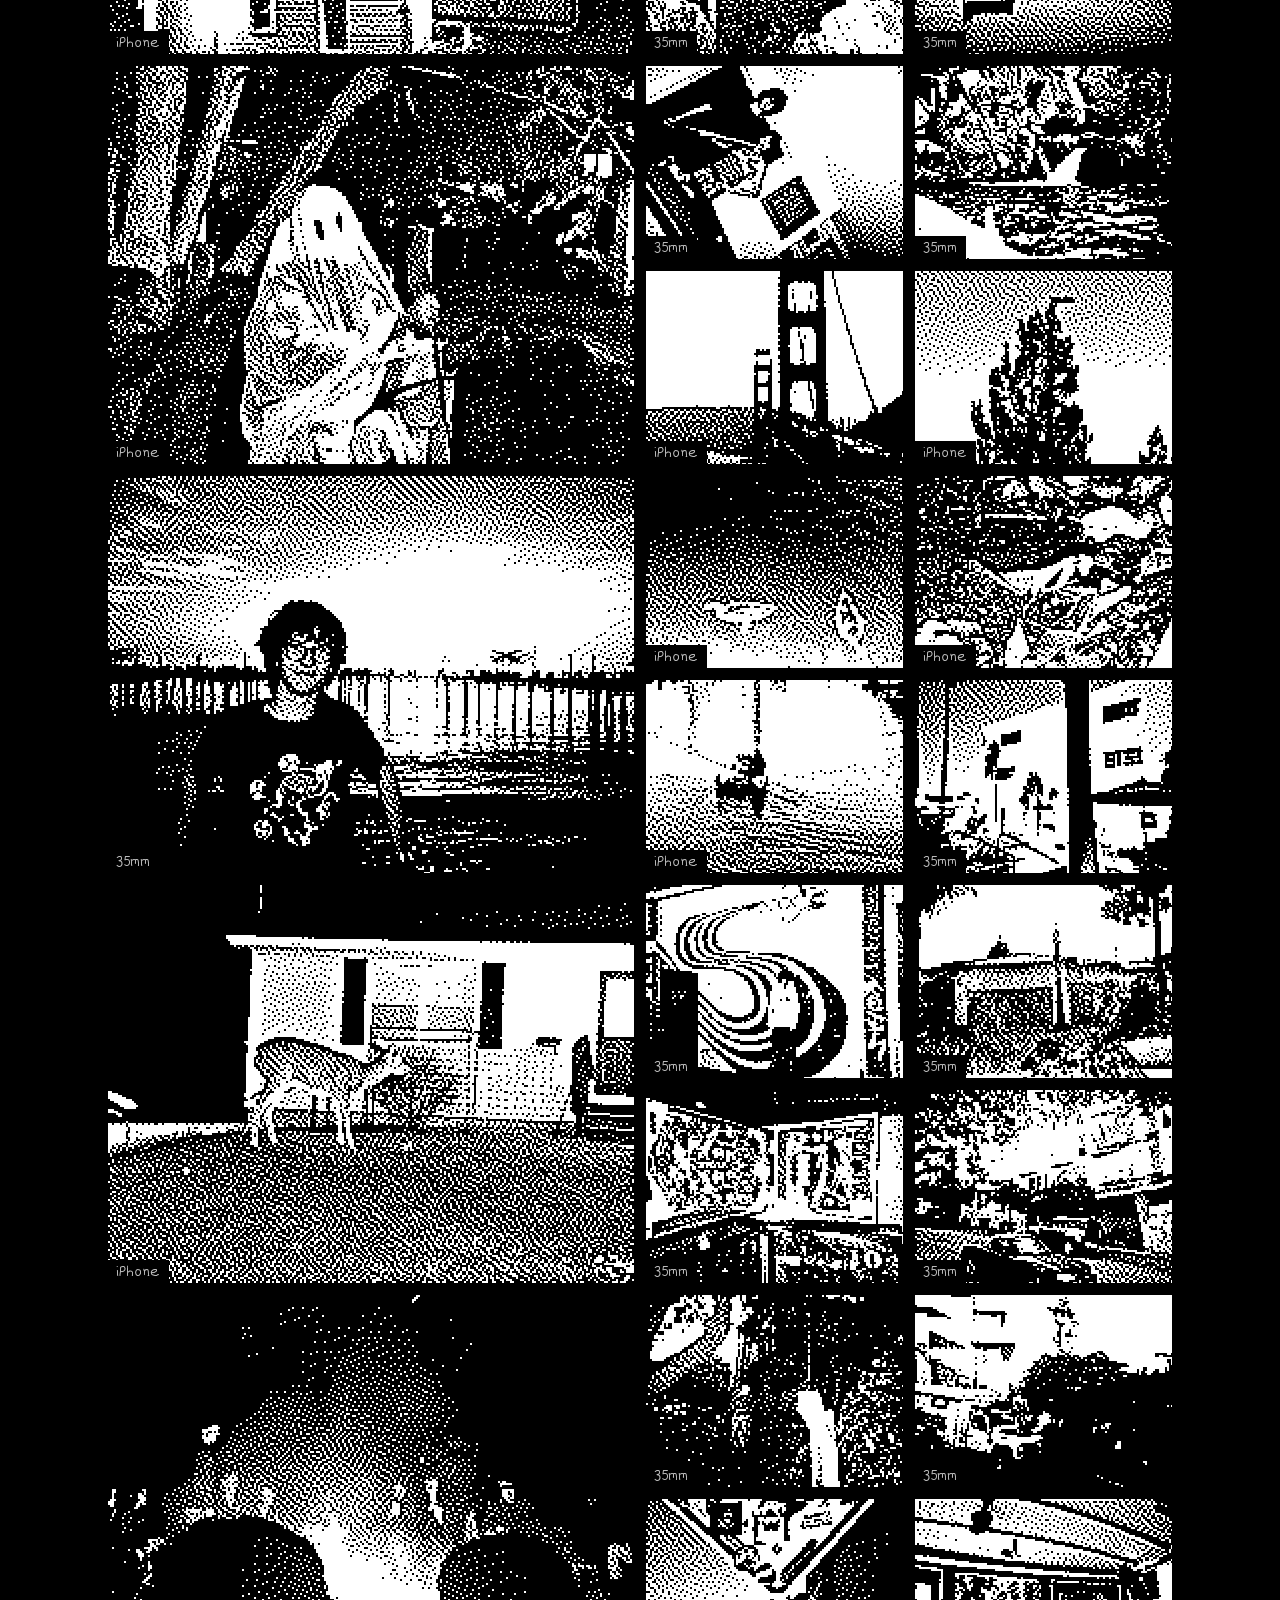
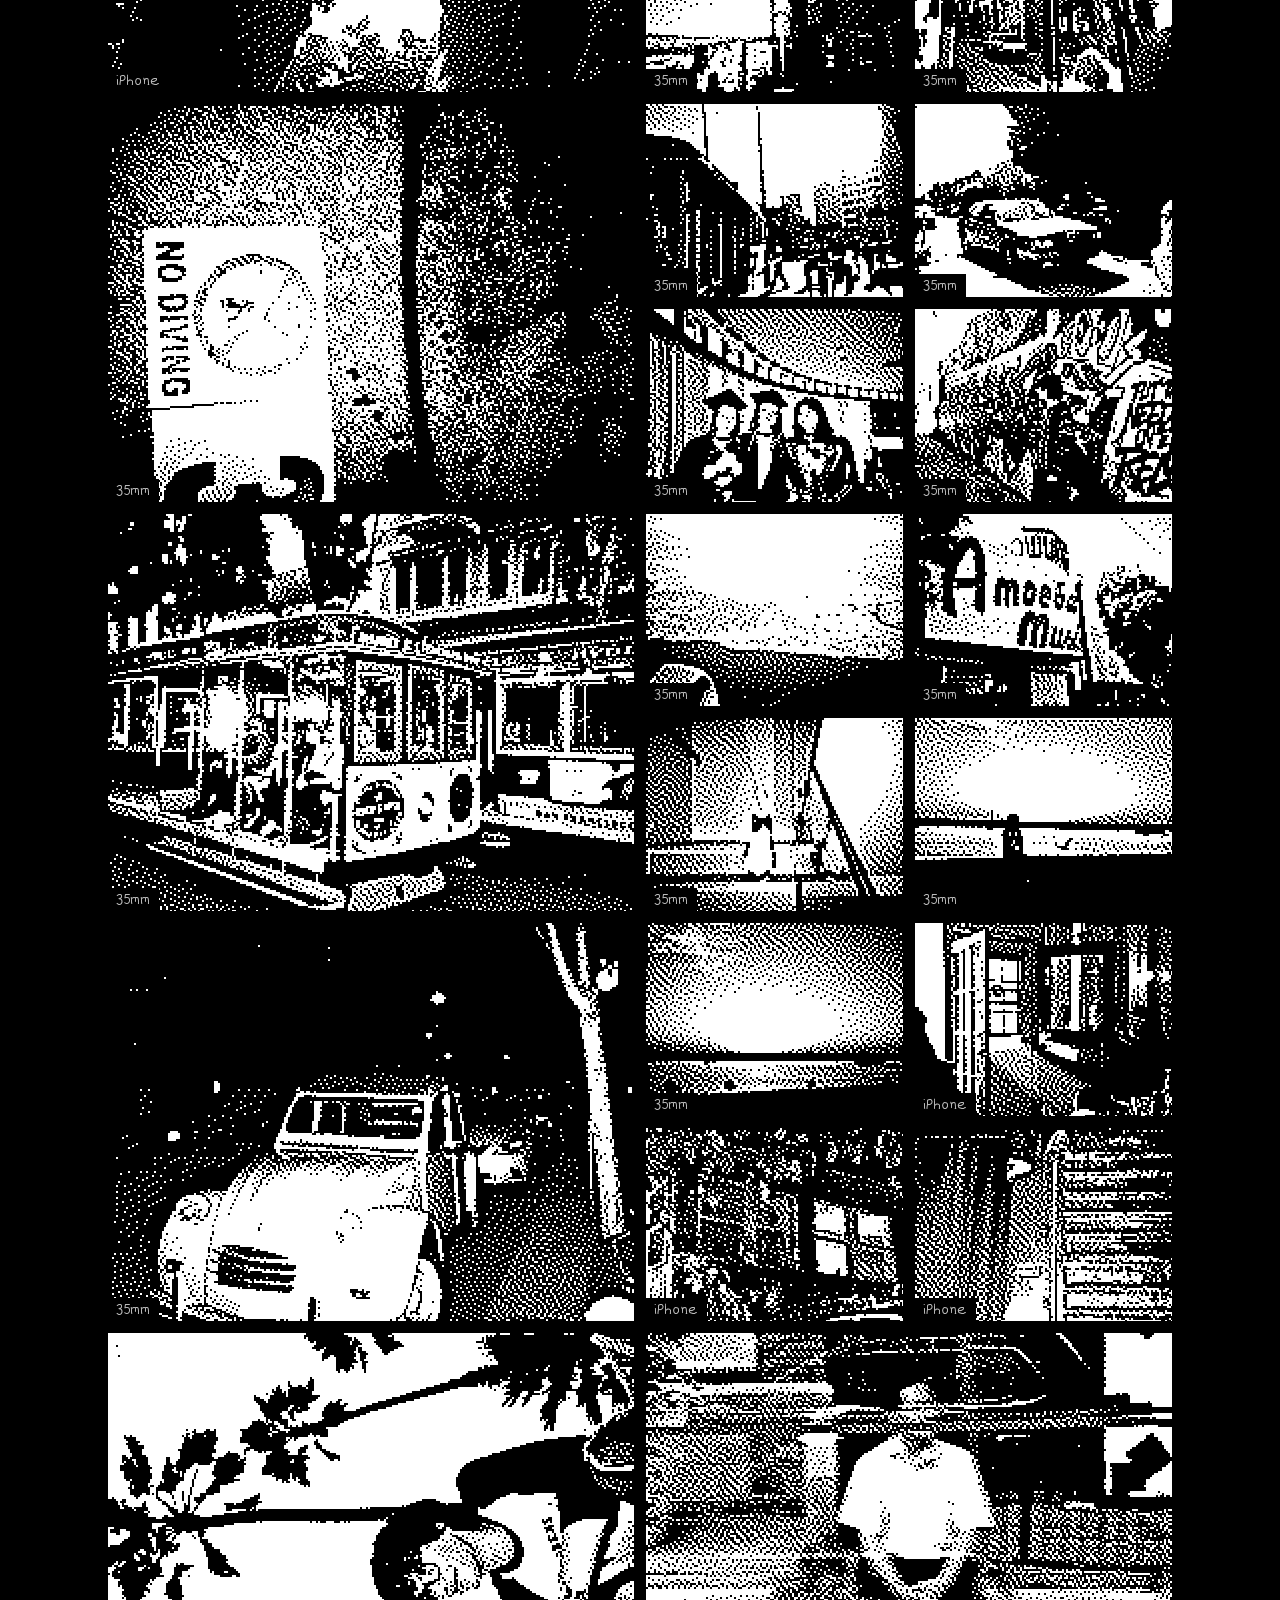
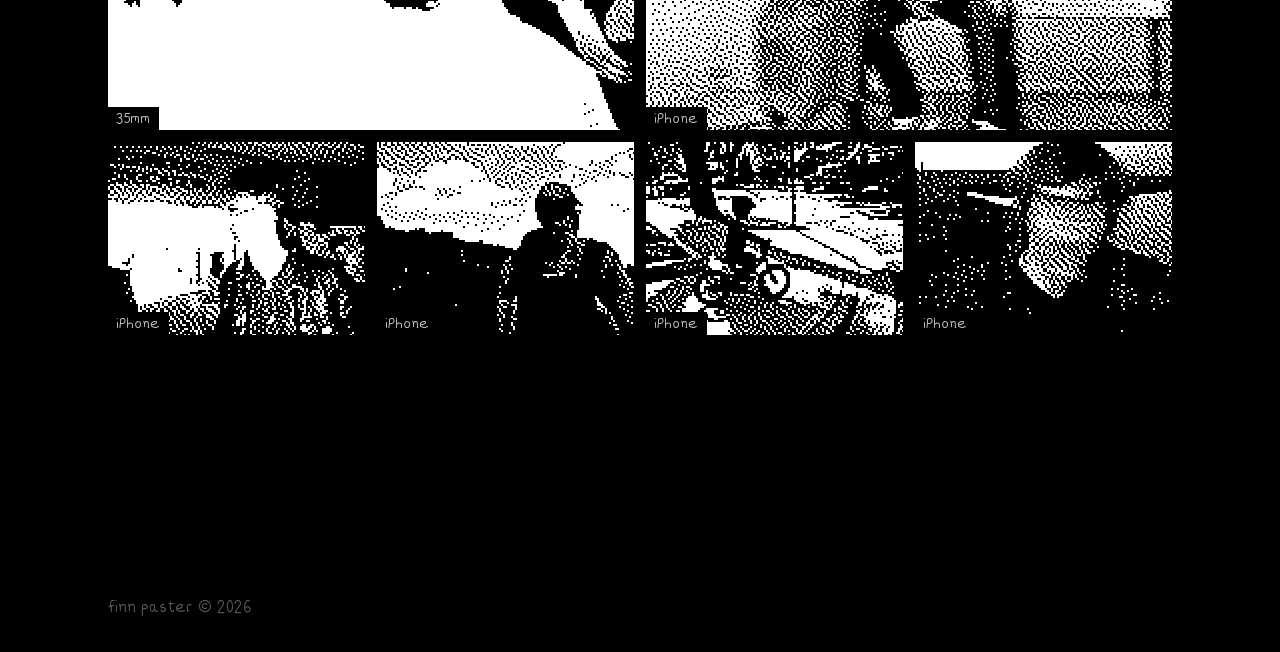
<file: photography/index.html>
<!doctype html>
<html lang="en">
<head>
  <meta charset="utf-8">
  <title>finn paster</title>
  <!-- this address is from the old site: it forwards to the same thing on the new one -->
  <meta name="robots" content="noindex">
  <link rel="canonical" href="https://finnpaster.com/photos.html">
  <meta http-equiv="refresh" content="0; url=/photos.html">
  <script>location.replace('/photos.html')</script>
  <style>body{background:#000;color:#aaa;font:18px/1.5 sans-serif;margin:40px}a{color:#fff}</style>
</head>
<body><p>This page has moved: <a href="/photos.html">finnpaster.com/photos.html</a></p></body>
</html>
</file>
<file: style.css>
@font-face {
  font-family: "Finn Hand";
  src: url("fonts/FinnHand.ttf?v=4") format("truetype");
  font-display: swap;
}

:root {
  --bg: #000;
  --fg: #fff;
  --dim: #8c8c8c;
  --gutter: clamp(20px, 5vw, 48px);
  --space: clamp(140px, 22vw, 260px);   /* breathing room between sections */
  --ease: cubic-bezier(.22, .61, .36, 1);
}

* { box-sizing: border-box; margin: 0; padding: 0; }
html { scroll-behavior: smooth; -webkit-text-size-adjust: 100%; overflow-x: clip; }
body {
  background: var(--bg);
  color: var(--fg);
  font-family: "Finn Hand", ui-monospace, Menlo, monospace;
  font-size: 21px;
  line-height: 1.5;
  -webkit-font-smoothing: antialiased;
}
a { color: inherit; text-decoration: none; }
img { display: block; max-width: 100%; height: auto; }
button { font: inherit; color: inherit; background: none; border: 0; cursor: pointer; }
::selection { background: var(--fg); color: var(--bg); }

/* ---------- nav: appears once you've scrolled past the opening screen ---------- */
.nav {
  position: fixed; inset: 0 0 auto 0; z-index: 10;
  display: flex; justify-content: space-between; align-items: baseline; gap: 16px;
  padding: max(16px, env(safe-area-inset-top)) var(--gutter) 16px;
  background: #000;
  opacity: 0; transform: translateY(-8px); pointer-events: none;
  transition: opacity .5s var(--ease), transform .5s var(--ease);
}
.nav.show { opacity: 1; transform: none; pointer-events: auto; }
.logo { font-size: 23px; white-space: nowrap; }
.nav-links { display: flex; gap: clamp(14px, 3vw, 28px); color: var(--dim); }
.nav-links a { transition: color .3s ease; }
.nav-links a:hover, .nav-links a.on { color: var(--fg); }

/* ---------- melting band along the top edge ----------
   The band is solid black, so the real page never shows through it. On top sit two copies of
   what's there: a sharp one that matches the page exactly at the band's bottom edge and fades
   out going up, and the dithered melting one that takes over as the sharp one disappears. */
.top-back, .top-clean, .top-melt {
  position: fixed; left: 0; right: 0; top: 0; width: 100%; height: 12vh; height: 12svh;
  z-index: 9; pointer-events: none; opacity: 0;
}
/* only used off-screen as the source for the melt; the real page shows through the band's lower part */
.top-back, .top-clean { display: none !important; }
.top-melt { position: absolute; top: 0; image-rendering: pixelated; image-rendering: crisp-edges; transition: opacity .5s var(--ease); }
.top-melt.on { opacity: 1; }

/* ---------- opening screen ---------- */
/* the intro is taller than the screen; its inner panel sticks while the name melts away */
.intro { height: 340vh; height: 340svh; position: relative; margin-bottom: -70vh; margin-bottom: -70svh; }
#about { position: relative; z-index: 1; padding-top: 18vh; padding-top: 18svh; }
.intro-pin {
  position: sticky; top: 0; height: 100vh; height: 100svh; min-height: 480px; overflow: hidden;
  display: flex; flex-direction: column; justify-content: center; align-items: center; text-align: center;
  padding: 0 var(--gutter);
}
.intro-text { position: relative; z-index: 1; }
.melt {
  position: absolute; inset: 0; width: 100%; height: 100%; z-index: 2; pointer-events: none;
  image-rendering: pixelated; image-rendering: crisp-edges;
}
h1 { font-size: clamp(64px, 13vw, 150px); font-weight: normal; line-height: 1; }
.intro p { color: #a8a8a8; margin-top: 22px; font-size: clamp(20px, 2.6vw, 32px); }
.scroll-cue {
  position: absolute; bottom: max(28px, env(safe-area-inset-bottom)); left: 50%; transform: translateX(-50%);
  color: #777; font-size: clamp(17px, 1.5vw, 21px); animation: cue 2.4s ease-in-out infinite;
}
@keyframes cue { 50% { transform: translate(-50%, 6px); } }

/* ---------- page ---------- */
.page { max-width: 1160px; margin: 0 auto; padding: 0 var(--gutter); }
section { padding-top: var(--space); scroll-margin-top: 40px; }
.sub-page .page { padding-top: calc(90px + 12vh); padding-top: calc(90px + 12svh); }   /* start below the melting band */
.sub-page section { padding-top: 0; }

h2 { font-size: clamp(40px, 5vw, 60px); font-weight: normal; line-height: 1.05; margin-bottom: 24px; }
p { max-width: 34em; color: #c8c8c8; }
p + p { margin-top: 14px; }
.lede { color: var(--fg); font-size: 1.15em; }
.note { color: var(--dim); font-size: .9em; margin-top: 28px; }
.em { color: var(--fg); }
.inline { color: var(--fg); border-bottom: 1px solid #fff5; transition: border-color .3s ease; }
.inline:hover { border-color: var(--fg); }
.head p { color: var(--dim); }

/* two columns on computers: picture on the left, words on the right */
.split { display: grid; grid-template-columns: minmax(0, 5fr) minmax(0, 7fr); gap: clamp(36px, 6vw, 96px); align-items: start; }
/* every picture next to text starts level with the top of the heading beside it */
.split > img, .split > .ph { margin-top: 8px; }
.split > .col { min-width: 0; }

/* links that go somewhere: just words and an arrow */
.btns { display: flex; flex-wrap: wrap; align-items: baseline; gap: 10px 30px; margin-top: 30px; }
.btns a { display: inline-block; padding: 4px 0; white-space: nowrap; }
.btns a .arr { display: inline-block; margin-left: .3em; transition: transform .3s ease; }
.btns a:hover .arr { transform: translateX(4px); }
.btns a:hover .arr.up { transform: translate(3px, -3px); }

/* about */
.portrait { display: block; width: 100%; height: auto; aspect-ratio: 1; object-fit: cover; }   /* shown as it is, no dither */

/* music */
.cover { width: 100%; }
.player { display: block; width: 100%; height: 42px; border: 0; margin-top: 28px; }

/* song player: square play button, title + time, a thin line to scrub */
.song { display: flex; align-items: center; gap: 14px; margin-top: 24px; max-width: 34em; }
.song-play {
  flex: none; width: 48px; height: 52px; display: grid; place-items: center; margin-left: -10px;
  font-size: 30px; transition: color .3s ease;
}
.song-play .i-play { padding-left: 3px; }
.song-play .i-pause { display: none; gap: 7px; }
.song-play .i-pause i { width: 4px; height: 24px; background: currentColor; border-radius: 1px; }
.song.playing .i-play { display: none; }
.song.playing .i-pause { display: flex; }
.song-main { flex: 1; min-width: 0; }
.song-top { display: flex; justify-content: space-between; align-items: baseline; gap: 12px; }
.song-title { color: var(--fg); }
.song-time { color: var(--dim); font-size: .85em; white-space: nowrap; }
.song-bar { position: relative; height: 22px; cursor: pointer; touch-action: none; }
.song-bar::before { content: ""; position: absolute; left: 0; right: 0; top: 50%; height: 1px; background: #fff4; }
.song-fill { position: absolute; left: 0; top: calc(50% - 1px); height: 2px; width: 0; background: var(--fg); }
.song-fill::after { content: ""; position: absolute; right: -4px; top: -3px; width: 8px; height: 8px; background: var(--fg); }
.song-bar:focus-visible { outline: 1px solid #fff6; outline-offset: 2px; }
.video { position: relative; aspect-ratio: 16 / 9; margin-top: clamp(64px, 9vw, 110px); }
.soon { color: var(--dim); }
.video iframe { position: absolute; inset: 0; width: 100%; height: 100%; border: 0; }

/* photo grids: dithered black & white, dissolve to colour on hover */
.grid { display: grid; grid-template-columns: repeat(3, 1fr); gap: 14px; margin-top: 40px; }
.ph { position: relative; aspect-ratio: 4 / 3; overflow: hidden; background: #0c0c0c; cursor: zoom-in; }
.ph img { position: absolute; inset: 0; width: 100%; height: 100%; object-fit: cover; }   /* fills the tile; never sizes it */
.ph canvas { position: absolute; inset: 0; width: 100%; height: 100%; image-rendering: pixelated; image-rendering: crisp-edges; }
.ph:not(.ready) img { visibility: hidden; }
/* small "35mm" / "iPhone" tag in the corner of each photo */
.ph[data-cam]::after {
  content: attr(data-cam); position: absolute; left: 0; bottom: 0; z-index: 2;
  padding: 3px 9px 2px 8px; background: #000; color: #bbb; font-size: 15px; line-height: 1.2; pointer-events: none;
}
.more-wrap { justify-content: center; margin-top: 40px; }

/* the full photos page: four across, the best ones tiled twice as big */
.sub-page section { container-type: inline-size; }
/* rows have a fixed 4:3 height worked out from the page width, so every tile (even a big one
   that ends up alone at the end) always gets its full size */
.all-photos { grid-template-columns: repeat(4, 1fr); gap: 12px; grid-auto-flow: dense; grid-auto-rows: calc((100cqw - 36px) / 4 * .75); }
.all-photos .ph { aspect-ratio: auto; }
.all-photos .big { grid-column: span 2; grid-row: span 2; }
.back { display: inline-block; color: var(--dim); margin-bottom: 18px; transition: color .3s ease; }
.back:hover { color: var(--fg); }

/* links rows (contact) */
.links { display: flex; flex-wrap: wrap; gap: 8px 34px; margin-top: 20px; }
.links a .arr { display: inline-block; margin-left: .3em; transition: transform .3s ease; }
.links a:hover .arr.up { transform: translate(3px, -3px); }

/* design: a project card on the main page */
h3 { font-size: clamp(30px, 3.2vw, 40px); font-weight: normal; line-height: 1.1; }
.project { display: grid; grid-template-columns: minmax(0, 7fr) minmax(0, 5fr); gap: clamp(36px, 6vw, 96px); align-items: start; margin-top: 40px; }
.project-shots { display: grid; grid-template-columns: 2fr 1fr; grid-template-rows: 1fr 1fr; gap: 12px; aspect-ratio: 4 / 3; }
.project-shots img { width: 100%; height: 100%; object-fit: cover; display: block; }
.project-shots img:first-child { grid-row: span 2; }
.project-sketch img { display: block; width: 100%; height: auto; }
.plan .shot img { aspect-ratio: auto; height: auto; background: none; }
.project-text p { margin-top: 12px; }
.project-sketch { margin-top: 4px; }
.project-more { display: inline-block; margin-top: 22px; }
.project .arr, .project-more .arr { display: inline-block; margin-left: .3em; transition: transform .3s ease; }
.project:hover .arr { transform: translateX(4px); }

/* project page: real colour, results big, then the build in order */
h3.sub { margin-top: clamp(80px, 10vw, 130px); }
.sub-note { color: var(--dim); margin-top: 10px; }
.shots { display: grid; gap: 14px; margin-top: 28px; }
.results { grid-template-columns: repeat(2, minmax(0, 1fr)); }
.process { grid-template-columns: repeat(3, minmax(0, 1fr)); gap: 28px 14px; }
.shot { margin: 0; cursor: zoom-in; }
.shot img { display: block; width: 100%; height: auto; aspect-ratio: 3 / 4; object-fit: cover; background: #0c0c0c; }
.process .shot img { aspect-ratio: 4 / 5; }
.shot figcaption { color: var(--dim); font-size: .8em; margin-top: 10px; line-height: 1.35; }

/* contact form: just lines to write on, like the rest of the site */
.contact-form { display: grid; gap: 24px; max-width: 34em; margin-top: clamp(48px, 7vw, 80px); }
.contact-form .form-intro { color: var(--dim); }
.contact-form label { display: grid; gap: 4px; color: var(--dim); font-size: .9em; }
.contact-form input, .contact-form textarea {
  font: inherit; font-size: 1.1em; color: var(--fg); background: transparent;
  border: 0; border-bottom: 1px solid #fff5; border-radius: 0; padding: 6px 0; outline: none;
  transition: border-color .3s ease; -webkit-appearance: none; appearance: none;
}
.contact-form textarea { resize: vertical; min-height: 6.5em; line-height: 1.4; }
.contact-form input:focus, .contact-form textarea:focus { border-color: var(--fg); }
.contact-form button { justify-self: start; padding: 4px 0; font-size: 1.1em; color: var(--fg); }
.contact-form button .arr { display: inline-block; margin-left: .3em; transition: transform .3s ease; }
.contact-form button:hover .arr { transform: translateX(4px); }
.contact-form button[disabled] { color: var(--dim); cursor: default; }
.contact-form .hp { position: absolute; left: -9999px; width: 1px; height: 1px; opacity: 0; }
.form-status { color: var(--dim); min-height: 1.5em; }

/* next */
.drawing { width: 100%; }

.email { font-size: clamp(26px, 3.6vw, 44px); max-width: none; }
.email a { word-break: break-word; }
.footer { padding: var(--space) 0 max(32px, env(safe-area-inset-bottom)); color: #555; font-size: 17px; }

/* ---------- full-size viewer ---------- */
.viewer {
  position: fixed; inset: 0; z-index: 50; background: #000;
  display: grid; place-items: center;
  opacity: 0; transition: opacity .35s var(--ease);
}
.viewer[hidden] { display: none; }
.viewer.open { opacity: 1; }
.viewer-img {
  max-width: calc(100vw - 2 * var(--gutter)); max-height: calc(100svh - 140px);
  width: auto; height: auto; object-fit: contain;
  transition: opacity .25s ease;
}
.viewer-img.swap { opacity: 0; }
.viewer-stage { position: absolute; inset: 0; display: grid; place-items: center; background: #000; isolation: isolate; contain: paint; }
.viewer button { position: absolute; padding: 14px 18px; color: var(--dim); transition: color .3s ease; }
.viewer button:hover { color: var(--fg); }
.viewer button:focus { outline: none; }
.viewer button:focus-visible { color: var(--fg); text-decoration: underline; text-underline-offset: 6px; }
.v-close { top: max(8px, env(safe-area-inset-top)); right: calc(var(--gutter) - 18px); }
.v-prev { left: calc(var(--gutter) - 18px); bottom: max(12px, env(safe-area-inset-bottom)); }
.v-next { right: calc(var(--gutter) - 18px); bottom: max(12px, env(safe-area-inset-bottom)); }
.v-count { position: absolute; bottom: max(26px, calc(env(safe-area-inset-bottom) + 14px)); left: 50%; transform: translateX(-50%); color: #555; font-size: 18px; }

/* things appear quietly as you scroll */
.reveal { opacity: 0; transform: translateY(16px); transition: opacity 1s var(--ease), transform 1s var(--ease); }
.reveal.in { opacity: 1; transform: none; }

/* tablets: stack the two-column sections */
@media (max-width: 860px) {
  .split { grid-template-columns: 1fr; }
  .portrait, .cover, .drawing { max-width: 440px; }
  .project { grid-template-columns: 1fr; }
  .process { grid-template-columns: repeat(2, minmax(0, 1fr)); }
  .all-photos { grid-template-columns: repeat(2, 1fr); grid-auto-rows: calc((100cqw - 12px) / 2 * .75); }
}

/* phones */
@media (max-width: 640px) {
  body { font-size: 19px; }
  .sub-page .page { padding-top: calc(70px + 7svh); }   /* start below the (thinner) melting band */
  .results { grid-template-columns: 1fr; }
  .project-shots { gap: 6px; }
  .shots { gap: 10px; }
  .process { gap: 22px 10px; }
  .nav { padding-left: 16px; padding-right: 16px; }
  .nav-links { gap: 11px; font-size: 16px; }
  .logo { font-size: 18px; }
  .grid { grid-template-columns: 1fr 1fr; gap: 6px; margin-top: 32px; }
  .grid .ph:last-child:nth-child(odd) { display: none; }
  /* photos: one per row, whole photo uncropped */
  .photo-grid, .all-photos { grid-template-columns: 1fr; gap: 10px; grid-auto-rows: auto; }
  .photo-grid .ph, .all-photos .ph { aspect-ratio: var(--ar, 4 / 3); grid-column: auto; grid-row: auto; }
  .photo-grid .ph:last-child:nth-child(odd), .all-photos .ph:last-child:nth-child(odd) { display: block; }
}
@media (max-width: 480px) {
  .logo { display: none; }
  .nav { justify-content: flex-end; }
  .nav-links { gap: 0; width: 100%; justify-content: space-between; font-size: 17px; }
}

@media (prefers-reduced-motion: reduce) {
  html { scroll-behavior: auto; }
  .reveal { opacity: 1; transform: none; transition: none; }
  .scroll-cue { animation: none; }
  .intro { height: auto; margin-bottom: 0; }
  #about { padding-top: var(--space); }
  .melt, .top-melt, .top-clean, .top-back { display: none; }
}
</file>
